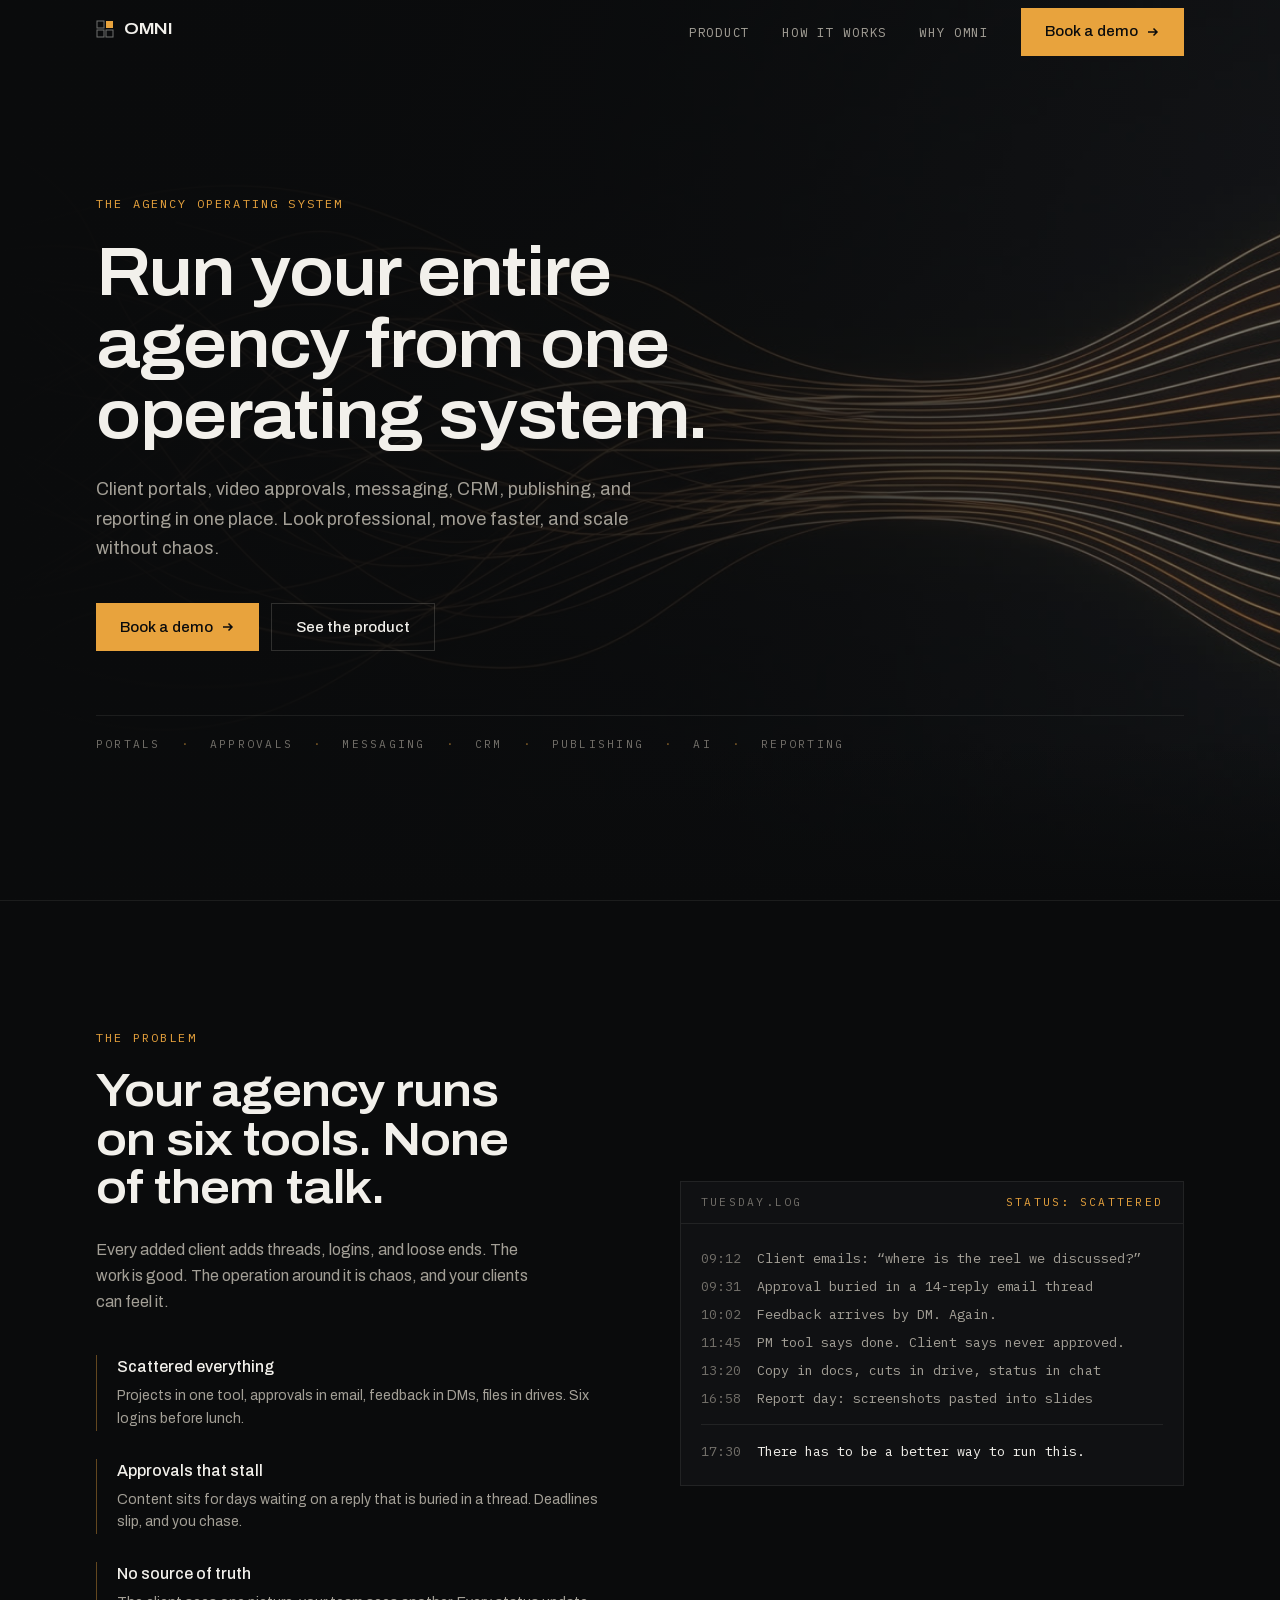
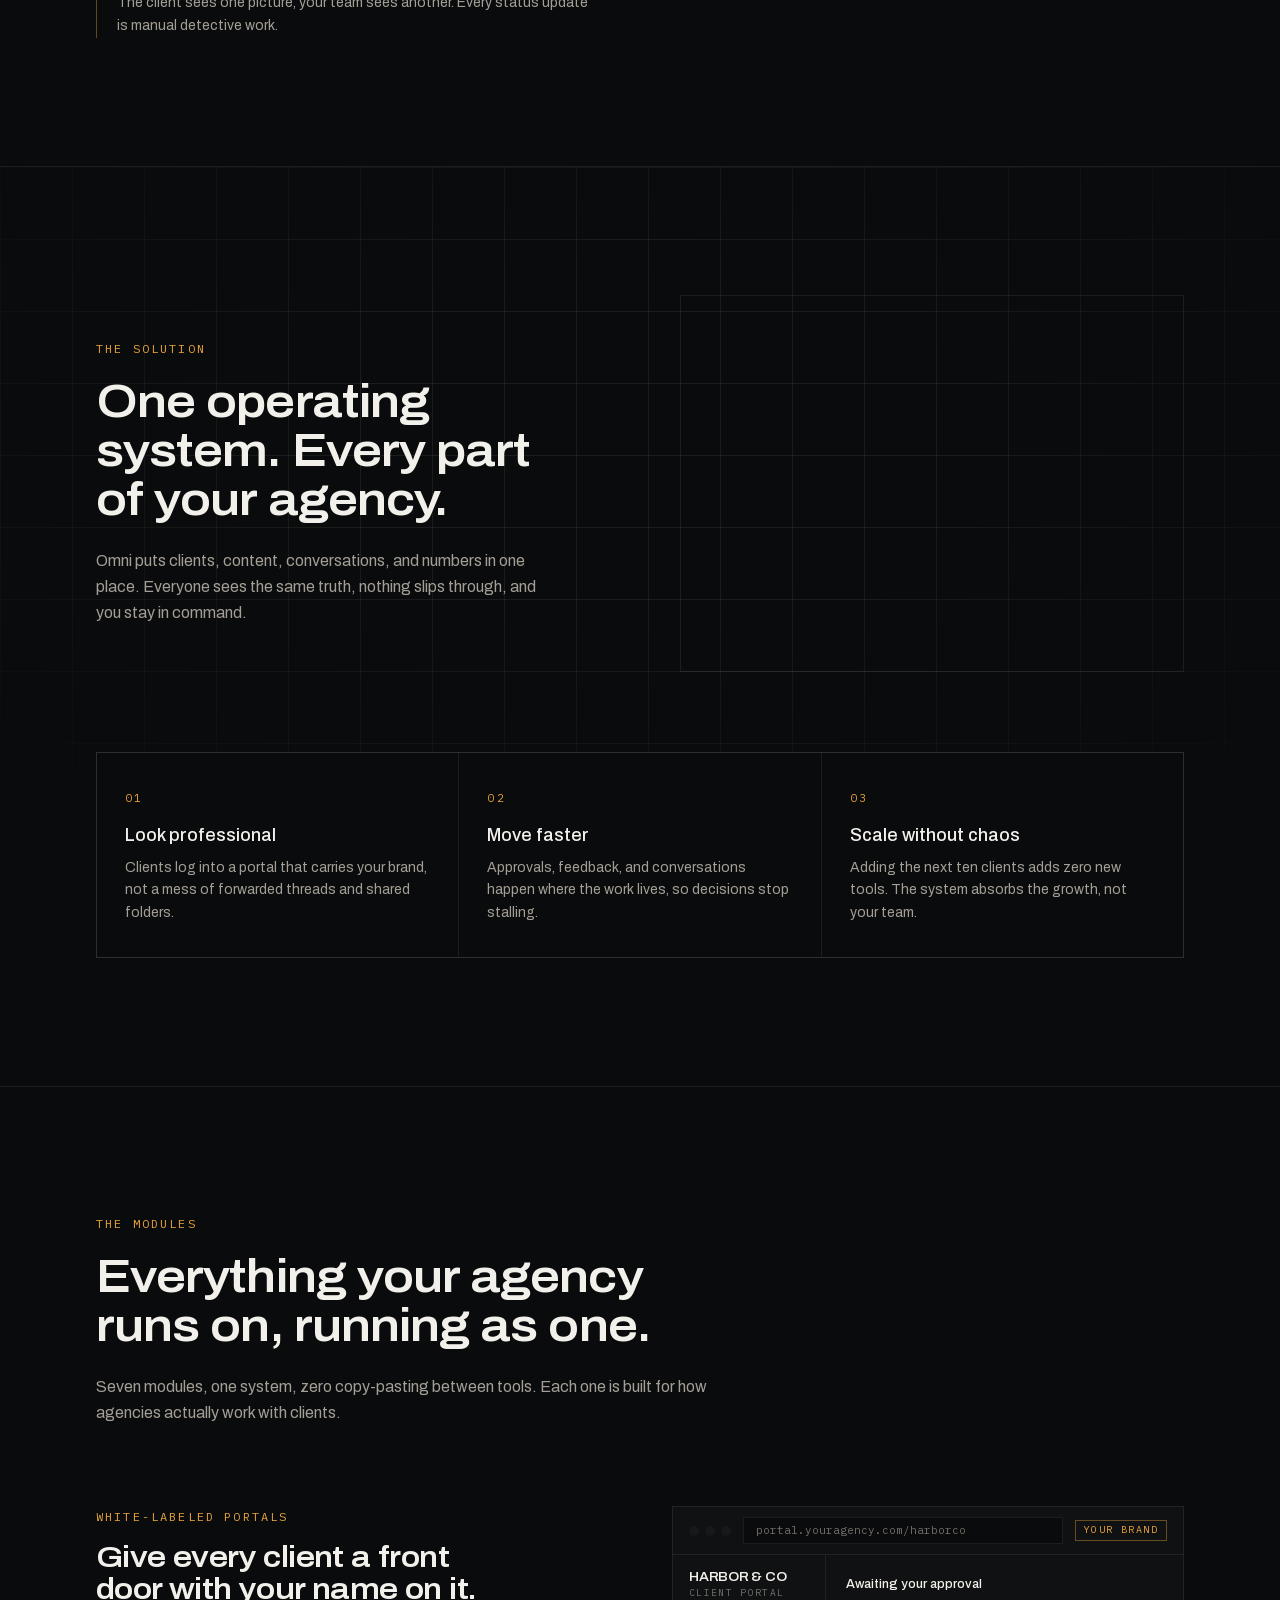
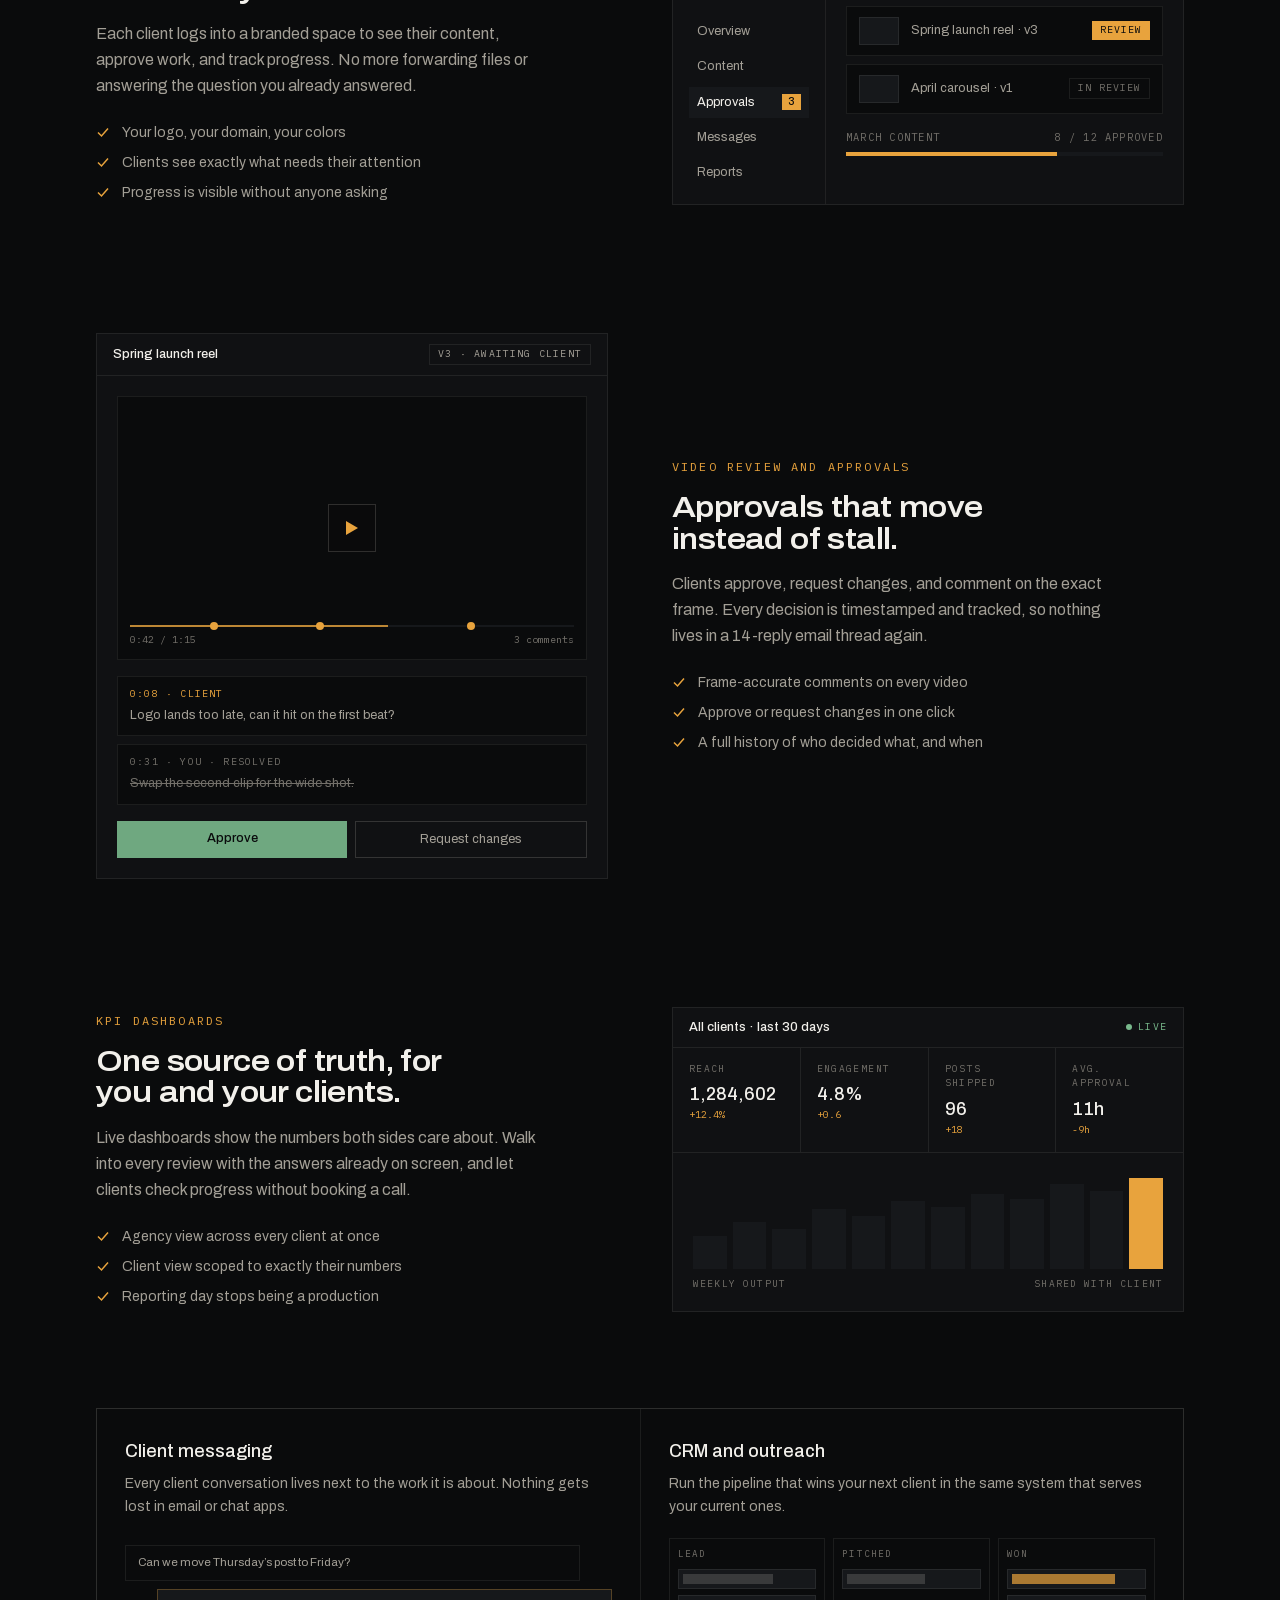
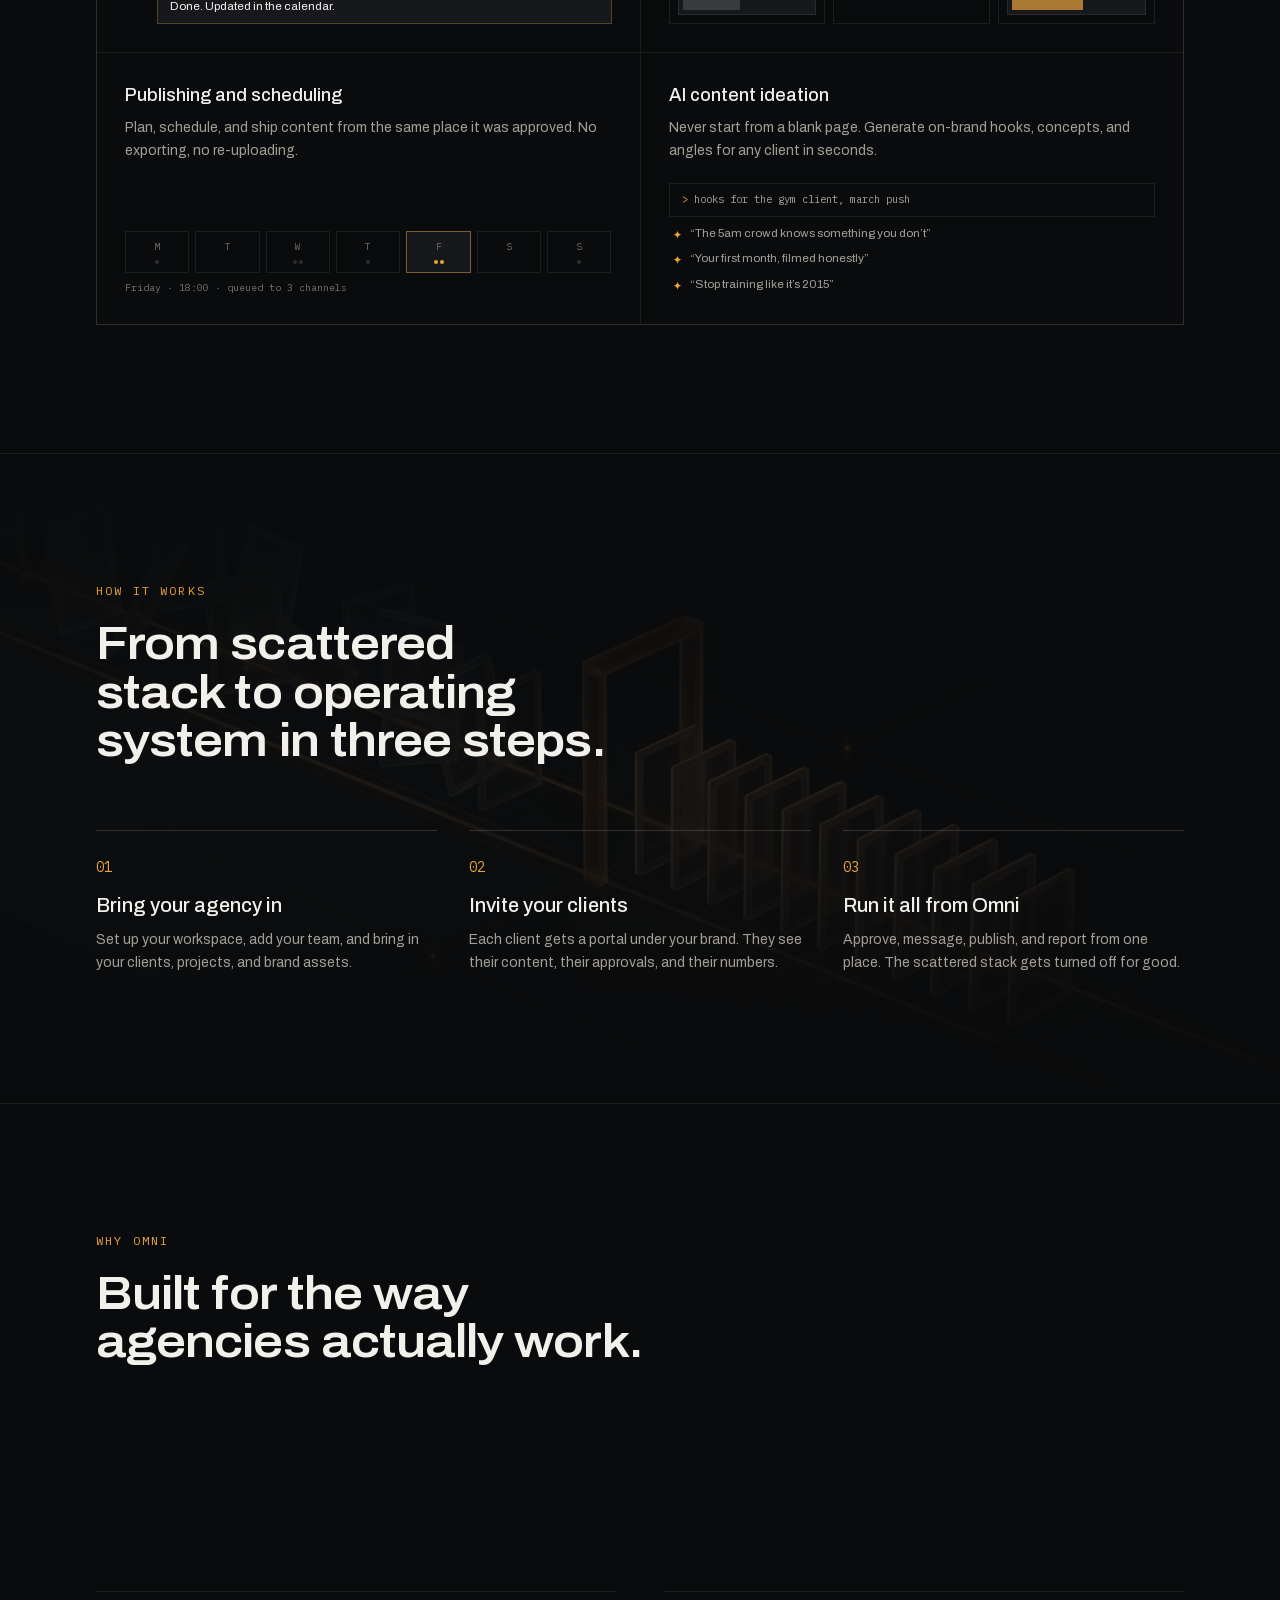
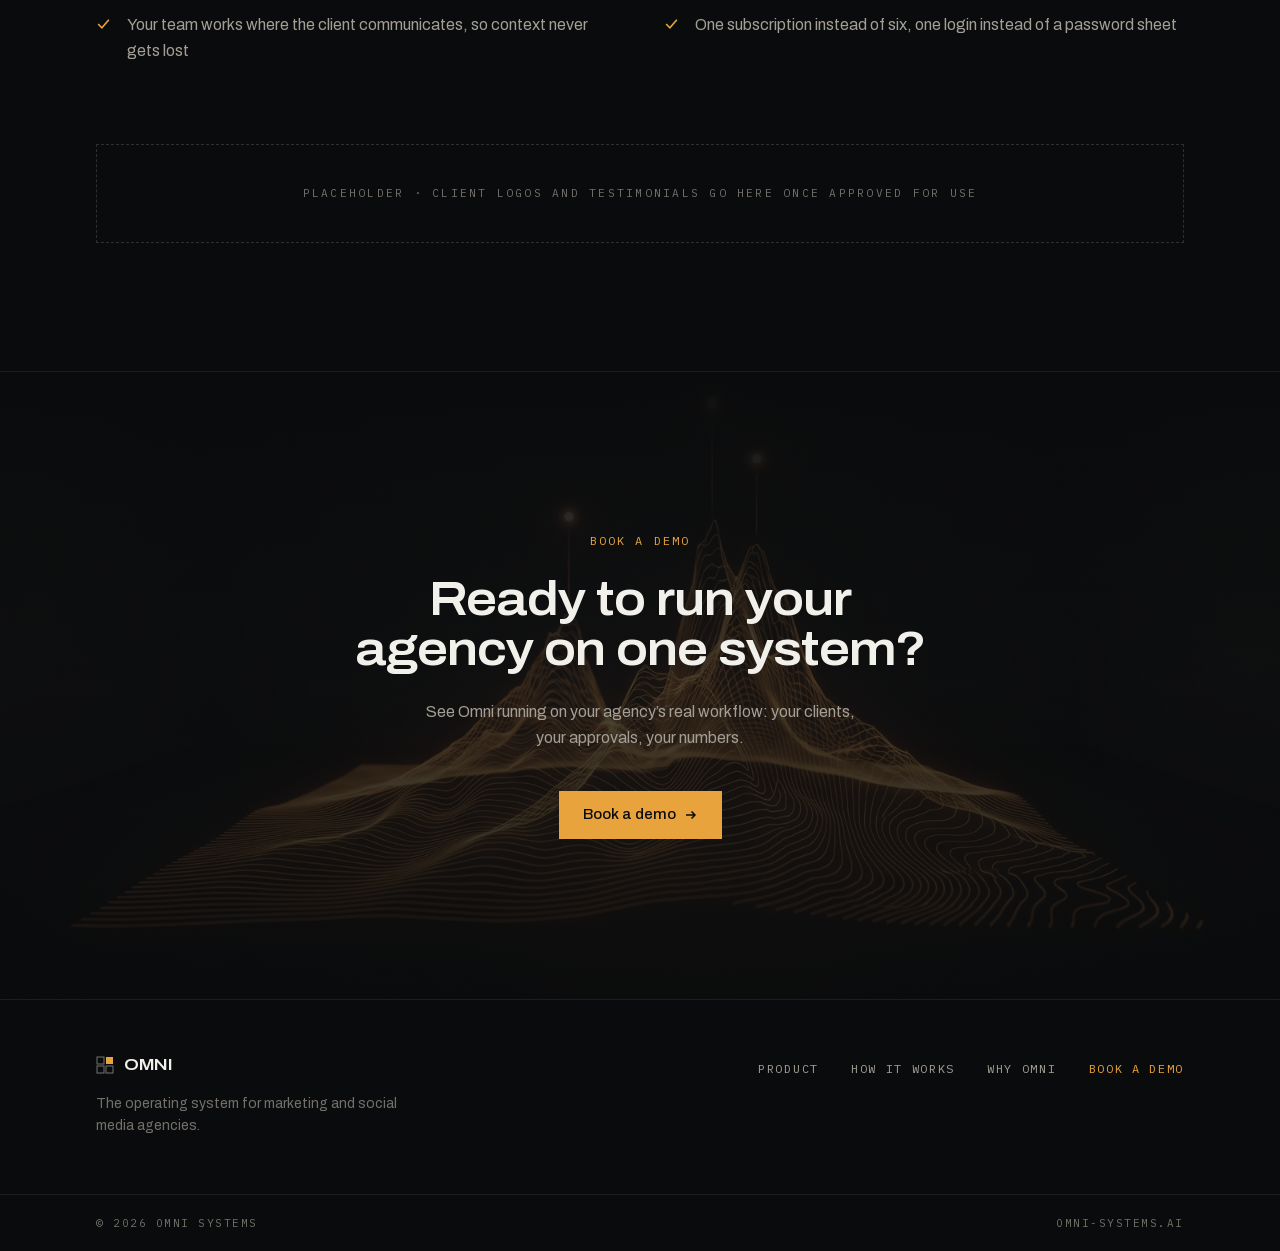
<file: index.html>
<!DOCTYPE html><html lang="en" class="archivo_d462d458-module__sS3bCG__variable ibm_plex_mono_28411002-module__cjC0Ca__variable h-full antialiased"><head><meta charSet="utf-8"/><meta name="viewport" content="width=device-width, initial-scale=1"/><link rel="preload" href="/_next/static/media/21ca8f3f56c22ca2-s.p.1cp9-4nby68jc.woff2" as="font" crossorigin="" type="font/woff2"/><link rel="preload" href="/_next/static/media/99e609270109b47d-s.p.40sczeszzbjw1.woff2" as="font" crossorigin="" type="font/woff2"/><link rel="preload" href="/_next/static/media/effe91970fc4db64-s.p.0oace-s_gkfks.woff2" as="font" crossorigin="" type="font/woff2"/><link rel="stylesheet" href="/_next/static/chunks/26m1tlvd_wgxq.css" data-precedence="next"/><link rel="preload" as="script" fetchPriority="low" href="/_next/static/chunks/1jq4o6yq14o4c.js"/><script src="/_next/static/chunks/2imbn557mdp29.js" async=""></script><script src="/_next/static/chunks/2nykiepra7i1k.js" async=""></script><script src="/_next/static/chunks/turbopack-40lh5hqop67j2.js" async=""></script><script src="/_next/static/chunks/158myu8e_yme3.js" async=""></script><script src="/_next/static/chunks/35w_9hm3ustqn.js" async=""></script><link rel="preload" as="image" href="/media/hero-poster.jpg"/><meta name="next-size-adjust" content=""/><meta name="theme-color" content="#0a0b0c"/><title>Omni: the operating system for marketing agencies</title><meta name="description" content="Omni replaces the scattered stack your agency juggles with one operating system: white-labeled client portals, video approvals, messaging, CRM, publishing, AI ideation, and KPI dashboards."/><meta property="og:title" content="Omni: the operating system for marketing agencies"/><meta property="og:description" content="Omni replaces the scattered stack your agency juggles with one operating system: white-labeled client portals, video approvals, messaging, CRM, publishing, AI ideation, and KPI dashboards."/><meta property="og:url" content="https://omni-systems.ai/"/><meta property="og:site_name" content="Omni"/><meta property="og:image" content="https://omni-systems.ai/media/og.jpg"/><meta property="og:image:width" content="1200"/><meta property="og:image:height" content="630"/><meta property="og:image:alt" content="Omni, the agency operating system"/><meta property="og:type" content="website"/><meta name="twitter:card" content="summary_large_image"/><meta name="twitter:title" content="Omni: the operating system for marketing agencies"/><meta name="twitter:description" content="Omni replaces the scattered stack your agency juggles with one operating system: white-labeled client portals, video approvals, messaging, CRM, publishing, AI ideation, and KPI dashboards."/><meta name="twitter:image" content="https://omni-systems.ai/media/og.jpg"/><link rel="icon" href="/icon.svg?icon.0opj4378z25qu.svg" sizes="any" type="image/svg+xml"/><script src="/_next/static/chunks/0cz1d0mv5g_q7.js" noModule=""></script></head><body class="min-h-full flex flex-col font-sans"><div hidden=""><!--$--><!--/$--></div><a href="#main" class="sr-only focus:not-sr-only focus:fixed focus:top-3 focus:left-3 focus:z-[100] focus:bg-amber focus:text-ink focus:px-4 focus:py-2 focus:text-sm focus:font-medium">Skip to content</a><header class="fixed inset-x-0 top-0 z-50 transition-colors duration-300 border-b border-transparent"><nav aria-label="Main" class="mx-auto flex h-16 max-w-6xl items-center justify-between px-5 md:px-8"><a href="#top" class="text-cream" aria-label="Omni, back to top"><span class="inline-flex items-center gap-2.5 "><svg width="18" height="18" viewBox="0 0 18 18" aria-hidden="true" class="shrink-0"><rect x="1" y="1" width="7" height="7" fill="none" stroke="currentColor" stroke-opacity="0.45"></rect><rect x="10" y="1" width="7" height="7" fill="#e8a33d"></rect><rect x="1" y="10" width="7" height="7" fill="none" stroke="currentColor" stroke-opacity="0.45"></rect><rect x="10" y="10" width="7" height="7" fill="none" stroke="currentColor" stroke-opacity="0.45"></rect></svg><span class="display text-[1.05rem] tracking-[0.06em]">OMNI</span></span></a><div class="hidden items-center gap-8 md:flex"><a href="#product" class="font-mono text-[0.78rem] uppercase tracking-[0.14em] text-mute transition-colors hover:text-cream">Product</a><a href="#how-it-works" class="font-mono text-[0.78rem] uppercase tracking-[0.14em] text-mute transition-colors hover:text-cream">How it works</a><a href="#why-omni" class="font-mono text-[0.78rem] uppercase tracking-[0.14em] text-mute transition-colors hover:text-cream">Why Omni</a><a href="mailto:thor@omni-systems.ai?subject=Omni%20demo%20request" class="inline-flex items-center justify-center gap-2 px-6 h-12 text-[0.95rem] font-medium transition-[background-color,border-color,color,transform] duration-200 motion-safe:hover:-translate-y-px bg-amber text-ink hover:bg-amber-bright h-10 px-5 text-sm">Book a demo<svg width="14" height="14" viewBox="0 0 14 14" aria-hidden="true"><path d="M2 7h9M7.5 3.5 11 7l-3.5 3.5" stroke="currentColor" stroke-width="1.5" fill="none"></path></svg></a></div><button type="button" class="md:hidden inline-flex h-10 w-10 items-center justify-center text-cream" aria-expanded="false" aria-controls="mobile-menu" aria-label="Open menu"><svg width="20" height="20" viewBox="0 0 20 20" aria-hidden="true"><path d="M2 5.5h16M2 10h16M2 14.5h16" stroke="currentColor" stroke-width="1.5"></path></svg></button></nav></header><main id="main"><section id="top" class="relative flex min-h-svh items-center overflow-hidden"><div class="absolute inset-0" aria-hidden="true"><video class="h-full w-full object-cover opacity-70" autoPlay="" muted="" loop="" playsInline="" preload="metadata" poster="/media/hero-poster.jpg"><source src="/media/hero-loop.mp4" type="video/mp4"/></video><div class="absolute inset-0 bg-gradient-to-r from-ink via-ink/80 to-ink/30"></div><div class="absolute inset-x-0 bottom-0 h-40 bg-gradient-to-t from-ink to-transparent"></div></div><div class="relative mx-auto w-full max-w-6xl px-5 pb-24 pt-36 md:px-8"><p class="eyebrow mb-6" style="opacity:0;transform:translateY(26px)">The agency operating system</p><h1 class="display max-w-3xl text-4xl sm:text-5xl lg:text-[4.25rem]" style="opacity:0;transform:translateY(26px)">Run your entire agency from one operating system.</h1><p class="mt-6 max-w-xl text-lg leading-relaxed text-mute" style="opacity:0;transform:translateY(26px)">Client portals, video approvals, messaging, CRM, publishing, and reporting in one place. Look professional, move faster, and scale without chaos.</p><div class="mt-10 flex flex-col gap-3 sm:flex-row" style="opacity:0;transform:translateY(26px)"><a href="mailto:thor@omni-systems.ai?subject=Omni%20demo%20request" class="inline-flex items-center justify-center gap-2 px-6 h-12 text-[0.95rem] font-medium transition-[background-color,border-color,color,transform] duration-200 motion-safe:hover:-translate-y-px bg-amber text-ink hover:bg-amber-bright ">Book a demo<svg width="14" height="14" viewBox="0 0 14 14" aria-hidden="true"><path d="M2 7h9M7.5 3.5 11 7l-3.5 3.5" stroke="currentColor" stroke-width="1.5" fill="none"></path></svg></a><a href="#product" class="inline-flex items-center justify-center gap-2 px-6 h-12 text-[0.95rem] font-medium transition-[background-color,border-color,color,transform] duration-200 motion-safe:hover:-translate-y-px border border-line-strong text-cream hover:border-amber hover:text-amber-bright ">See the product</a></div><ul aria-label="Omni modules" class="mt-16 flex flex-wrap items-center gap-x-5 gap-y-2 border-t border-line pt-5" style="opacity:0;transform:translateY(26px)"><li class="flex items-center gap-5 font-mono text-[0.7rem] tracking-[0.2em] text-faint">PORTALS<span class="text-amber/50" aria-hidden="true">·</span></li><li class="flex items-center gap-5 font-mono text-[0.7rem] tracking-[0.2em] text-faint">APPROVALS<span class="text-amber/50" aria-hidden="true">·</span></li><li class="flex items-center gap-5 font-mono text-[0.7rem] tracking-[0.2em] text-faint">MESSAGING<span class="text-amber/50" aria-hidden="true">·</span></li><li class="flex items-center gap-5 font-mono text-[0.7rem] tracking-[0.2em] text-faint">CRM<span class="text-amber/50" aria-hidden="true">·</span></li><li class="flex items-center gap-5 font-mono text-[0.7rem] tracking-[0.2em] text-faint">PUBLISHING<span class="text-amber/50" aria-hidden="true">·</span></li><li class="flex items-center gap-5 font-mono text-[0.7rem] tracking-[0.2em] text-faint">AI<span class="text-amber/50" aria-hidden="true">·</span></li><li class="flex items-center gap-5 font-mono text-[0.7rem] tracking-[0.2em] text-faint">REPORTING</li></ul></div></section><section class="relative border-t border-line" aria-labelledby="problem-heading"><div class="mx-auto grid max-w-6xl gap-14 px-5 py-24 md:grid-cols-2 md:gap-12 md:px-8 md:py-32 lg:gap-20"><div><div style="opacity:0;transform:translateY(28px)"><p class="eyebrow mb-5">The problem</p><h2 id="problem-heading" class="display text-3xl sm:text-4xl lg:text-[2.9rem]">Your agency runs on six tools. None of them talk.</h2><p class="mt-6 max-w-md text-mute leading-relaxed">Every added client adds threads, logins, and loose ends. The work is good. The operation around it is chaos, and your clients can feel it.</p></div><div class="mt-10 space-y-7"><div style="opacity:0;transform:translateY(28px)"><div class="border-l border-amber/40 pl-5"><h3 class="font-medium">Scattered everything</h3><p class="mt-1.5 text-sm leading-relaxed text-mute">Projects in one tool, approvals in email, feedback in DMs, files in drives. Six logins before lunch.</p></div></div><div style="opacity:0;transform:translateY(28px)"><div class="border-l border-amber/40 pl-5"><h3 class="font-medium">Approvals that stall</h3><p class="mt-1.5 text-sm leading-relaxed text-mute">Content sits for days waiting on a reply that is buried in a thread. Deadlines slip, and you chase.</p></div></div><div style="opacity:0;transform:translateY(28px)"><div class="border-l border-amber/40 pl-5"><h3 class="font-medium">No source of truth</h3><p class="mt-1.5 text-sm leading-relaxed text-mute">The client sees one picture, your team sees another. Every status update is manual detective work.</p></div></div></div></div><div class="self-center" style="opacity:0;transform:translateY(28px)"><figure class="border border-line bg-panel" role="img" aria-label="A log of one chaotic agency day across disconnected tools"><figcaption class="flex items-center justify-between border-b border-line px-5 py-3"><span class="font-mono text-[0.7rem] uppercase tracking-[0.2em] text-faint">tuesday.log</span><span class="font-mono text-[0.7rem] uppercase tracking-[0.2em] text-amber">status: scattered</span></figcaption><ul class="px-5 py-5 font-mono text-[0.8rem] leading-7 sm:text-[0.84rem]"><li class="flex gap-4"><span class="tnum shrink-0 text-faint">09:12</span><span class="text-mute">Client emails: “where is the reel we discussed?”</span></li><li class="flex gap-4"><span class="tnum shrink-0 text-faint">09:31</span><span class="text-mute">Approval buried in a 14-reply email thread</span></li><li class="flex gap-4"><span class="tnum shrink-0 text-faint">10:02</span><span class="text-mute">Feedback arrives by DM. Again.</span></li><li class="flex gap-4"><span class="tnum shrink-0 text-faint">11:45</span><span class="text-mute">PM tool says done. Client says never approved.</span></li><li class="flex gap-4"><span class="tnum shrink-0 text-faint">13:20</span><span class="text-mute">Copy in docs, cuts in drive, status in chat</span></li><li class="flex gap-4"><span class="tnum shrink-0 text-faint">16:58</span><span class="text-mute">Report day: screenshots pasted into slides</span></li><li class="mt-3 flex gap-4 border-t border-line pt-3"><span class="tnum shrink-0 text-faint">17:30</span><span class="text-cream">There has to be a better way to run this.</span></li></ul></figure></div></div></section><section class="relative overflow-hidden border-t border-line" aria-labelledby="solution-heading"><div class="grid-texture absolute inset-0" aria-hidden="true"></div><div class="relative mx-auto max-w-6xl px-5 py-24 md:px-8 md:py-32"><div class="grid items-center gap-14 md:grid-cols-2 lg:gap-20"><div style="opacity:0;transform:translateY(28px)"><p class="eyebrow mb-5">The solution</p><h2 id="solution-heading" class="display text-3xl sm:text-4xl lg:text-[2.9rem]">One operating system. Every part of your agency.</h2><p class="mt-6 max-w-md text-mute leading-relaxed">Omni puts clients, content, conversations, and numbers in one place. Everyone sees the same truth, nothing slips through, and you stay in command.</p></div><div style="opacity:0;transform:translateY(28px)"><img src="/media/portals.jpg" alt="Abstract visual of one bright core node connected to an orderly constellation of panels, representing one system running every client space" width="1400" height="1046" loading="lazy" decoding="async" class="border border-line"/></div></div><div class="mt-20 grid gap-px border border-line bg-line md:grid-cols-3"><div class="bg-ink" style="opacity:0;transform:translateY(28px)"><div class="h-full px-7 py-8"><span class="tnum font-mono text-[0.7rem] tracking-[0.2em] text-amber">01</span><h3 class="mt-3 text-lg font-medium">Look professional</h3><p class="mt-2 text-sm leading-relaxed text-mute">Clients log into a portal that carries your brand, not a mess of forwarded threads and shared folders.</p></div></div><div class="bg-ink" style="opacity:0;transform:translateY(28px)"><div class="h-full px-7 py-8"><span class="tnum font-mono text-[0.7rem] tracking-[0.2em] text-amber">02</span><h3 class="mt-3 text-lg font-medium">Move faster</h3><p class="mt-2 text-sm leading-relaxed text-mute">Approvals, feedback, and conversations happen where the work lives, so decisions stop stalling.</p></div></div><div class="bg-ink" style="opacity:0;transform:translateY(28px)"><div class="h-full px-7 py-8"><span class="tnum font-mono text-[0.7rem] tracking-[0.2em] text-amber">03</span><h3 class="mt-3 text-lg font-medium">Scale without chaos</h3><p class="mt-2 text-sm leading-relaxed text-mute">Adding the next ten clients adds zero new tools. The system absorbs the growth, not your team.</p></div></div></div></div></section><section id="product" class="scroll-mt-20 border-t border-line" aria-labelledby="modules-heading"><div class="mx-auto max-w-6xl px-5 py-24 md:px-8 md:py-32"><div class="max-w-2xl" style="opacity:0;transform:translateY(28px)"><p class="eyebrow mb-5">The modules</p><h2 id="modules-heading" class="display text-3xl sm:text-4xl lg:text-[2.9rem]">Everything your agency runs on, running as one.</h2><p class="mt-6 text-mute leading-relaxed">Seven modules, one system, zero copy-pasting between tools. Each one is built for how agencies actually work with clients.</p></div><div class="mt-20 space-y-24 md:space-y-32"><div class="grid items-center gap-10 md:grid-cols-2 lg:gap-16"><div class="" style="opacity:0;transform:translateY(28px)"><p class="eyebrow mb-4">White-labeled portals</p><h3 class="display text-2xl sm:text-3xl">Give every client a front door with your name on it.</h3><p class="mt-4 max-w-md leading-relaxed text-mute">Each client logs into a branded space to see their content, approve work, and track progress. No more forwarding files or answering the question you already answered.</p><ul class="mt-6 space-y-2.5"><li class="flex items-start gap-3 text-sm text-mute"><svg width="14" height="14" viewBox="0 0 14 14" aria-hidden="true" class="mt-0.5 shrink-0"><path d="M2 7.5 5.5 11 12 3.5" stroke="#e8a33d" stroke-width="1.5" fill="none"></path></svg>Your logo, your domain, your colors</li><li class="flex items-start gap-3 text-sm text-mute"><svg width="14" height="14" viewBox="0 0 14 14" aria-hidden="true" class="mt-0.5 shrink-0"><path d="M2 7.5 5.5 11 12 3.5" stroke="#e8a33d" stroke-width="1.5" fill="none"></path></svg>Clients see exactly what needs their attention</li><li class="flex items-start gap-3 text-sm text-mute"><svg width="14" height="14" viewBox="0 0 14 14" aria-hidden="true" class="mt-0.5 shrink-0"><path d="M2 7.5 5.5 11 12 3.5" stroke="#e8a33d" stroke-width="1.5" fill="none"></path></svg>Progress is visible without anyone asking</li></ul></div><div class="" style="opacity:0;transform:translateY(28px)"><div class="border border-line bg-panel text-[0.8rem]" aria-label="Preview of a white-labeled client portal, sample data"><div class="flex items-center gap-3 border-b border-line px-4 py-2.5"><span class="flex gap-1.5" aria-hidden="true"><i class="h-2.5 w-2.5 rounded-full bg-raised"></i><i class="h-2.5 w-2.5 rounded-full bg-raised"></i><i class="h-2.5 w-2.5 rounded-full bg-raised"></i></span><span class="flex-1 truncate border border-line bg-ink px-3 py-1 font-mono text-[0.68rem] text-faint">portal.youragency.com/harborco</span><span class="hidden shrink-0 border border-amber/40 px-2 py-0.5 font-mono text-[0.62rem] uppercase tracking-[0.14em] text-amber sm:block">Your brand</span></div><div class="grid grid-cols-[34%_1fr] sm:grid-cols-[30%_1fr]"><div class="border-r border-line p-4"><p class="display text-[0.78rem] tracking-[0.08em]">HARBOR &amp; CO</p><p class="mt-0.5 font-mono text-[0.6rem] uppercase tracking-[0.14em] text-faint">Client portal</p><ul class="mt-4 space-y-1"><li class="flex items-center justify-between px-2 py-1.5 text-mute">Overview</li><li class="flex items-center justify-between px-2 py-1.5 text-mute">Content</li><li class="flex items-center justify-between px-2 py-1.5 bg-raised text-cream">Approvals<span class="tnum bg-amber px-1.5 text-[0.65rem] font-medium text-ink">3</span></li><li class="flex items-center justify-between px-2 py-1.5 text-mute">Messages</li><li class="flex items-center justify-between px-2 py-1.5 text-mute">Reports</li></ul></div><div class="p-4 sm:p-5"><p class="font-medium text-cream">Awaiting your approval</p><ul class="mt-3 space-y-2"><li class="flex items-center gap-3 border border-line bg-ink px-3 py-2.5"><span class="h-7 w-10 shrink-0 border border-line bg-raised" aria-hidden="true"></span><span class="flex-1 truncate text-mute">Spring launch reel · v3</span><span class="shrink-0 px-2 py-0.5 font-mono text-[0.62rem] uppercase tracking-[0.1em] bg-amber text-ink">Review</span></li><li class="flex items-center gap-3 border border-line bg-ink px-3 py-2.5"><span class="h-7 w-10 shrink-0 border border-line bg-raised" aria-hidden="true"></span><span class="flex-1 truncate text-mute">April carousel · v1</span><span class="shrink-0 px-2 py-0.5 font-mono text-[0.62rem] uppercase tracking-[0.1em] border border-line text-faint">In review</span></li></ul><div class="mt-4"><div class="flex justify-between font-mono text-[0.65rem] uppercase tracking-[0.12em] text-faint"><span>March content</span><span class="tnum">8 / 12 approved</span></div><div class="mt-1.5 h-1 bg-raised"><div class="h-full w-2/3 bg-amber"></div></div></div></div></div></div></div></div><div class="grid items-center gap-10 md:grid-cols-2 lg:gap-16"><div class="md:order-2" style="opacity:0;transform:translateY(28px)"><p class="eyebrow mb-4">Video review and approvals</p><h3 class="display text-2xl sm:text-3xl">Approvals that move instead of stall.</h3><p class="mt-4 max-w-md leading-relaxed text-mute">Clients approve, request changes, and comment on the exact frame. Every decision is timestamped and tracked, so nothing lives in a 14-reply email thread again.</p><ul class="mt-6 space-y-2.5"><li class="flex items-start gap-3 text-sm text-mute"><svg width="14" height="14" viewBox="0 0 14 14" aria-hidden="true" class="mt-0.5 shrink-0"><path d="M2 7.5 5.5 11 12 3.5" stroke="#e8a33d" stroke-width="1.5" fill="none"></path></svg>Frame-accurate comments on every video</li><li class="flex items-start gap-3 text-sm text-mute"><svg width="14" height="14" viewBox="0 0 14 14" aria-hidden="true" class="mt-0.5 shrink-0"><path d="M2 7.5 5.5 11 12 3.5" stroke="#e8a33d" stroke-width="1.5" fill="none"></path></svg>Approve or request changes in one click</li><li class="flex items-start gap-3 text-sm text-mute"><svg width="14" height="14" viewBox="0 0 14 14" aria-hidden="true" class="mt-0.5 shrink-0"><path d="M2 7.5 5.5 11 12 3.5" stroke="#e8a33d" stroke-width="1.5" fill="none"></path></svg>A full history of who decided what, and when</li></ul></div><div class="md:order-1" style="opacity:0;transform:translateY(28px)"><div class="border border-line bg-panel text-[0.8rem]" aria-label="Preview of the video review workflow, sample data"><div class="flex items-center justify-between border-b border-line px-4 py-2.5"><span class="truncate font-medium">Spring launch reel</span><span class="shrink-0 border border-line px-2 py-0.5 font-mono text-[0.62rem] uppercase tracking-[0.12em] text-mute">v3 · awaiting client</span></div><div class="p-4 sm:p-5"><div class="relative aspect-video border border-line bg-ink" aria-hidden="true"><span class="absolute left-1/2 top-1/2 flex h-12 w-12 -translate-x-1/2 -translate-y-1/2 items-center justify-center border border-line-strong bg-ink/80"><svg width="14" height="16" viewBox="0 0 14 16"><path d="M1 1l12 7-12 7z" fill="#e8a33d"></path></svg></span><div class="absolute inset-x-3 bottom-3"><div class="relative h-0.5 bg-raised"><div class="absolute inset-y-0 left-0 w-[58%] bg-amber/80"></div><span class="absolute -top-[3px] h-2 w-2 rounded-full bg-amber" style="left:18%"></span><span class="absolute -top-[3px] h-2 w-2 rounded-full bg-amber" style="left:42%"></span><span class="absolute -top-[3px] h-2 w-2 rounded-full bg-amber" style="left:76%"></span></div><div class="mt-1.5 flex justify-between font-mono text-[0.62rem] text-faint"><span class="tnum">0:42 / 1:15</span><span class="tnum">3 comments</span></div></div></div><ul class="mt-4 space-y-2"><li class="border border-line bg-ink px-3 py-2.5"><p class="font-mono text-[0.62rem] uppercase tracking-[0.12em] text-amber"><span class="tnum">0:08</span> · Client</p><p class="mt-1 text-mute">Logo lands too late, can it hit on the first beat?</p></li><li class="border border-line bg-ink px-3 py-2.5"><p class="font-mono text-[0.62rem] uppercase tracking-[0.12em] text-faint"><span class="tnum">0:31</span> · You · resolved</p><p class="mt-1 text-faint line-through">Swap the second clip for the wide shot.</p></li></ul><div class="mt-4 flex gap-2"><span class="flex-1 bg-approve/90 px-3 py-2 text-center font-medium text-ink">Approve</span><span class="flex-1 border border-line-strong px-3 py-2 text-center text-mute">Request changes</span></div></div></div></div></div><div class="grid items-center gap-10 md:grid-cols-2 lg:gap-16"><div class="" style="opacity:0;transform:translateY(28px)"><p class="eyebrow mb-4">KPI dashboards</p><h3 class="display text-2xl sm:text-3xl">One source of truth, for you and your clients.</h3><p class="mt-4 max-w-md leading-relaxed text-mute">Live dashboards show the numbers both sides care about. Walk into every review with the answers already on screen, and let clients check progress without booking a call.</p><ul class="mt-6 space-y-2.5"><li class="flex items-start gap-3 text-sm text-mute"><svg width="14" height="14" viewBox="0 0 14 14" aria-hidden="true" class="mt-0.5 shrink-0"><path d="M2 7.5 5.5 11 12 3.5" stroke="#e8a33d" stroke-width="1.5" fill="none"></path></svg>Agency view across every client at once</li><li class="flex items-start gap-3 text-sm text-mute"><svg width="14" height="14" viewBox="0 0 14 14" aria-hidden="true" class="mt-0.5 shrink-0"><path d="M2 7.5 5.5 11 12 3.5" stroke="#e8a33d" stroke-width="1.5" fill="none"></path></svg>Client view scoped to exactly their numbers</li><li class="flex items-start gap-3 text-sm text-mute"><svg width="14" height="14" viewBox="0 0 14 14" aria-hidden="true" class="mt-0.5 shrink-0"><path d="M2 7.5 5.5 11 12 3.5" stroke="#e8a33d" stroke-width="1.5" fill="none"></path></svg>Reporting day stops being a production</li></ul></div><div class="" style="opacity:0;transform:translateY(28px)"><div class="border border-line bg-panel text-[0.8rem]" aria-label="Preview of a KPI dashboard, sample data"><div class="flex items-center justify-between border-b border-line px-4 py-2.5"><span class="font-medium">All clients · last 30 days</span><span class="flex items-center gap-1.5 font-mono text-[0.62rem] uppercase tracking-[0.12em] text-approve"><i class="h-1.5 w-1.5 rounded-full bg-approve" aria-hidden="true"></i>Live</span></div><div class="grid grid-cols-2 gap-px bg-line sm:grid-cols-4"><div class="bg-panel px-4 py-3.5"><p class="font-mono text-[0.6rem] uppercase tracking-[0.14em] text-faint">Reach</p><p class="tnum mt-1 text-lg font-medium text-cream">1,284,602</p><p class="tnum font-mono text-[0.62rem] text-amber">+12.4%</p></div><div class="bg-panel px-4 py-3.5"><p class="font-mono text-[0.6rem] uppercase tracking-[0.14em] text-faint">Engagement</p><p class="tnum mt-1 text-lg font-medium text-cream">4.8%</p><p class="tnum font-mono text-[0.62rem] text-amber">+0.6</p></div><div class="bg-panel px-4 py-3.5"><p class="font-mono text-[0.6rem] uppercase tracking-[0.14em] text-faint">Posts shipped</p><p class="tnum mt-1 text-lg font-medium text-cream">96</p><p class="tnum font-mono text-[0.62rem] text-amber">+18</p></div><div class="bg-panel px-4 py-3.5"><p class="font-mono text-[0.6rem] uppercase tracking-[0.14em] text-faint">Avg. approval</p><p class="tnum mt-1 text-lg font-medium text-cream">11h</p><p class="tnum font-mono text-[0.62rem] text-amber">-9h</p></div></div><div class="border-t border-line p-4 sm:p-5"><div class="flex h-24 items-end gap-1.5" aria-hidden="true"><div class="flex-1 bg-raised" style="height:34%"></div><div class="flex-1 bg-raised" style="height:48%"></div><div class="flex-1 bg-raised" style="height:41%"></div><div class="flex-1 bg-raised" style="height:62%"></div><div class="flex-1 bg-raised" style="height:55%"></div><div class="flex-1 bg-raised" style="height:70%"></div><div class="flex-1 bg-raised" style="height:64%"></div><div class="flex-1 bg-raised" style="height:78%"></div><div class="flex-1 bg-raised" style="height:72%"></div><div class="flex-1 bg-raised" style="height:88%"></div><div class="flex-1 bg-raised" style="height:81%"></div><div class="flex-1 bg-amber" style="height:94%"></div></div><div class="mt-2 flex justify-between font-mono text-[0.6rem] uppercase tracking-[0.12em] text-faint"><span>Weekly output</span><span>Shared with client</span></div></div></div></div></div></div><div class="mt-24 grid gap-px border border-line bg-line sm:grid-cols-2"><div class="bg-ink" style="opacity:0;transform:translateY(28px)"><article class="flex h-full flex-col gap-5 p-7"><div><h3 class="text-lg font-medium">Client messaging</h3><p class="mt-2 text-sm leading-relaxed text-mute">Every client conversation lives next to the work it is about. Nothing gets lost in email or chat apps.</p></div><div class="mt-auto"><div class="space-y-2 text-[0.74rem]" aria-hidden="true"><p class="mr-8 border border-line bg-ink px-3 py-2 text-mute">Can we move Thursday’s post to Friday?</p><p class="ml-8 border border-amber/30 bg-raised px-3 py-2 text-cream">Done. Updated in the calendar.</p></div></div></article></div><div class="bg-ink" style="opacity:0;transform:translateY(28px)"><article class="flex h-full flex-col gap-5 p-7"><div><h3 class="text-lg font-medium">CRM and outreach</h3><p class="mt-2 text-sm leading-relaxed text-mute">Run the pipeline that wins your next client in the same system that serves your current ones.</p></div><div class="mt-auto"><div class="grid grid-cols-3 gap-2" aria-hidden="true"><div class="border border-line bg-ink p-2"><p class="font-mono text-[0.58rem] uppercase tracking-[0.12em] text-faint">Lead</p><div class="mt-2 space-y-1.5"><div class="h-5 border border-line bg-raised p-1"><div class="h-full bg-line-strong" style="width:70%"></div></div><div class="h-5 border border-line bg-raised p-1"><div class="h-full bg-line-strong" style="width:45%"></div></div></div></div><div class="border border-line bg-ink p-2"><p class="font-mono text-[0.58rem] uppercase tracking-[0.12em] text-faint">Pitched</p><div class="mt-2 space-y-1.5"><div class="h-5 border border-line bg-raised p-1"><div class="h-full bg-line-strong" style="width:60%"></div></div></div></div><div class="border border-line bg-ink p-2"><p class="font-mono text-[0.58rem] uppercase tracking-[0.12em] text-faint">Won</p><div class="mt-2 space-y-1.5"><div class="h-5 border border-line bg-raised p-1"><div class="h-full bg-amber/70" style="width:80%"></div></div><div class="h-5 border border-line bg-raised p-1"><div class="h-full bg-amber/70" style="width:55%"></div></div></div></div></div></div></article></div><div class="bg-ink" style="opacity:0;transform:translateY(28px)"><article class="flex h-full flex-col gap-5 p-7"><div><h3 class="text-lg font-medium">Publishing and scheduling</h3><p class="mt-2 text-sm leading-relaxed text-mute">Plan, schedule, and ship content from the same place it was approved. No exporting, no re-uploading.</p></div><div class="mt-auto"><div aria-hidden="true"><div class="grid grid-cols-7 gap-1.5"><div class="border px-1 py-2 text-center border-line bg-ink"><p class="font-mono text-[0.58rem] text-faint">M</p><div class="mt-1.5 flex justify-center gap-0.5"><i class="h-1 w-1 rounded-full bg-line-strong"></i></div></div><div class="border px-1 py-2 text-center border-line bg-ink"><p class="font-mono text-[0.58rem] text-faint">T</p><div class="mt-1.5 flex justify-center gap-0.5"></div></div><div class="border px-1 py-2 text-center border-line bg-ink"><p class="font-mono text-[0.58rem] text-faint">W</p><div class="mt-1.5 flex justify-center gap-0.5"><i class="h-1 w-1 rounded-full bg-line-strong"></i><i class="h-1 w-1 rounded-full bg-line-strong"></i></div></div><div class="border px-1 py-2 text-center border-line bg-ink"><p class="font-mono text-[0.58rem] text-faint">T</p><div class="mt-1.5 flex justify-center gap-0.5"><i class="h-1 w-1 rounded-full bg-line-strong"></i></div></div><div class="border px-1 py-2 text-center border-amber/50 bg-raised"><p class="font-mono text-[0.58rem] text-faint">F</p><div class="mt-1.5 flex justify-center gap-0.5"><i class="h-1 w-1 rounded-full bg-amber"></i><i class="h-1 w-1 rounded-full bg-amber"></i></div></div><div class="border px-1 py-2 text-center border-line bg-ink"><p class="font-mono text-[0.58rem] text-faint">S</p><div class="mt-1.5 flex justify-center gap-0.5"></div></div><div class="border px-1 py-2 text-center border-line bg-ink"><p class="font-mono text-[0.58rem] text-faint">S</p><div class="mt-1.5 flex justify-center gap-0.5"><i class="h-1 w-1 rounded-full bg-line-strong"></i></div></div></div><p class="tnum mt-2 font-mono text-[0.62rem] text-faint">Friday · 18:00 · queued to 3 channels</p></div></div></article></div><div class="bg-ink" style="opacity:0;transform:translateY(28px)"><article class="flex h-full flex-col gap-5 p-7"><div><h3 class="text-lg font-medium">AI content ideation</h3><p class="mt-2 text-sm leading-relaxed text-mute">Never start from a blank page. Generate on-brand hooks, concepts, and angles for any client in seconds.</p></div><div class="mt-auto"><div class="text-[0.74rem]" aria-hidden="true"><p class="border border-line bg-ink px-3 py-2 font-mono text-[0.66rem] text-mute"><span class="text-amber">&gt;</span> hooks for the gym client, march push</p><ul class="mt-2 space-y-1.5"><li class="flex items-start gap-2 px-1 text-mute"><span class="mt-0.5 text-amber" aria-hidden="true">✦</span>“The 5am crowd knows something you don’t”</li><li class="flex items-start gap-2 px-1 text-mute"><span class="mt-0.5 text-amber" aria-hidden="true">✦</span>“Your first month, filmed honestly”</li><li class="flex items-start gap-2 px-1 text-mute"><span class="mt-0.5 text-amber" aria-hidden="true">✦</span>“Stop training like it’s 2015”</li></ul></div></div></article></div></div></div></section><section id="how-it-works" class="relative scroll-mt-20 overflow-hidden border-t border-line" aria-labelledby="how-heading"><div class="absolute inset-0 opacity-25" aria-hidden="true"><img src="/media/gate.jpg" alt="" class="h-full w-full object-cover" loading="lazy" decoding="async"/><div class="absolute inset-0 bg-gradient-to-b from-ink via-ink/60 to-ink"></div></div><div class="relative mx-auto max-w-6xl px-5 py-24 md:px-8 md:py-32"><div class="max-w-2xl" style="opacity:0;transform:translateY(28px)"><p class="eyebrow mb-5">How it works</p><h2 id="how-heading" class="display text-3xl sm:text-4xl lg:text-[2.9rem]">From scattered stack to operating system in three steps.</h2></div><ol class="mt-16 grid gap-10 md:grid-cols-3 md:gap-8"><div style="opacity:0;transform:translateY(28px)"><li class="relative border-t border-line-strong pt-6"><span class="tnum font-mono text-sm text-amber">01</span><h3 class="mt-3 text-xl font-medium">Bring your agency in</h3><p class="mt-2.5 text-sm leading-relaxed text-mute">Set up your workspace, add your team, and bring in your clients, projects, and brand assets.</p></li></div><div style="opacity:0;transform:translateY(28px)"><li class="relative border-t border-line-strong pt-6"><span class="tnum font-mono text-sm text-amber">02</span><h3 class="mt-3 text-xl font-medium">Invite your clients</h3><p class="mt-2.5 text-sm leading-relaxed text-mute">Each client gets a portal under your brand. They see their content, their approvals, and their numbers.</p></li></div><div style="opacity:0;transform:translateY(28px)"><li class="relative border-t border-line-strong pt-6"><span class="tnum font-mono text-sm text-amber">03</span><h3 class="mt-3 text-xl font-medium">Run it all from Omni</h3><p class="mt-2.5 text-sm leading-relaxed text-mute">Approve, message, publish, and report from one place. The scattered stack gets turned off for good.</p></li></div></ol></div></section><section id="why-omni" class="scroll-mt-20 border-t border-line" aria-labelledby="proof-heading"><div class="mx-auto max-w-6xl px-5 py-24 md:px-8 md:py-32"><div class="max-w-2xl" style="opacity:0;transform:translateY(28px)"><p class="eyebrow mb-5">Why Omni</p><h2 id="proof-heading" class="display text-3xl sm:text-4xl lg:text-[2.9rem]">Built for the way agencies actually work.</h2></div><ul class="mt-14 grid gap-x-12 gap-y-6 md:grid-cols-2"><div style="opacity:0;transform:translateY(28px)"><li class="flex items-start gap-4 border-t border-line pt-5 text-mute leading-relaxed"><svg width="15" height="15" viewBox="0 0 14 14" aria-hidden="true" class="mt-1 shrink-0"><path d="M2 7.5 5.5 11 12 3.5" stroke="#e8a33d" stroke-width="1.5" fill="none"></path></svg>Replaces the scattered stack: project tracking, approvals, messaging, CRM, publishing, and reporting</li></div><div style="opacity:0;transform:translateY(28px)"><li class="flex items-start gap-4 border-t border-line pt-5 text-mute leading-relaxed"><svg width="15" height="15" viewBox="0 0 14 14" aria-hidden="true" class="mt-1 shrink-0"><path d="M2 7.5 5.5 11 12 3.5" stroke="#e8a33d" stroke-width="1.5" fill="none"></path></svg>Built specifically for marketing and social media agencies, not adapted from generic project tools</li></div><div style="opacity:0;transform:translateY(28px)"><li class="flex items-start gap-4 border-t border-line pt-5 text-mute leading-relaxed"><svg width="15" height="15" viewBox="0 0 14 14" aria-hidden="true" class="mt-1 shrink-0"><path d="M2 7.5 5.5 11 12 3.5" stroke="#e8a33d" stroke-width="1.5" fill="none"></path></svg>Clients get a professional branded experience from day one</li></div><div style="opacity:0;transform:translateY(28px)"><li class="flex items-start gap-4 border-t border-line pt-5 text-mute leading-relaxed"><svg width="15" height="15" viewBox="0 0 14 14" aria-hidden="true" class="mt-1 shrink-0"><path d="M2 7.5 5.5 11 12 3.5" stroke="#e8a33d" stroke-width="1.5" fill="none"></path></svg>Every approval, comment, and decision is tracked in one timeline</li></div><div style="opacity:0;transform:translateY(28px)"><li class="flex items-start gap-4 border-t border-line pt-5 text-mute leading-relaxed"><svg width="15" height="15" viewBox="0 0 14 14" aria-hidden="true" class="mt-1 shrink-0"><path d="M2 7.5 5.5 11 12 3.5" stroke="#e8a33d" stroke-width="1.5" fill="none"></path></svg>Your team works where the client communicates, so context never gets lost</li></div><div style="opacity:0;transform:translateY(28px)"><li class="flex items-start gap-4 border-t border-line pt-5 text-mute leading-relaxed"><svg width="15" height="15" viewBox="0 0 14 14" aria-hidden="true" class="mt-1 shrink-0"><path d="M2 7.5 5.5 11 12 3.5" stroke="#e8a33d" stroke-width="1.5" fill="none"></path></svg>One subscription instead of six, one login instead of a password sheet</li></div></ul><div style="opacity:0;transform:translateY(28px)"><div class="mt-20 border border-dashed border-line-strong px-6 py-10 text-center"><p class="font-mono text-[0.7rem] uppercase tracking-[0.2em] text-faint">Placeholder · client logos and testimonials go here once approved for use</p></div></div></div></section><section class="relative overflow-hidden border-t border-line" aria-labelledby="cta-heading"><div class="absolute inset-0" aria-hidden="true"><img src="/media/terrain.jpg" alt="" class="h-full w-full object-cover opacity-50" loading="lazy" decoding="async"/><div class="absolute inset-0 bg-gradient-to-b from-ink via-ink/45 to-ink/85"></div></div><div class="relative mx-auto max-w-6xl px-5 py-28 text-center md:px-8 md:py-40"><div style="opacity:0;transform:translateY(28px)"><p class="eyebrow mb-6">Book a demo</p><h2 id="cta-heading" class="display mx-auto max-w-2xl text-3xl sm:text-4xl lg:text-5xl">Ready to run your agency on one system?</h2><p class="mx-auto mt-6 max-w-md text-mute leading-relaxed">See Omni running on your agency’s real workflow: your clients, your approvals, your numbers.</p><div class="mt-10 flex justify-center"><a href="mailto:thor@omni-systems.ai?subject=Omni%20demo%20request" class="inline-flex items-center justify-center gap-2 px-6 h-12 text-[0.95rem] font-medium transition-[background-color,border-color,color,transform] duration-200 motion-safe:hover:-translate-y-px bg-amber text-ink hover:bg-amber-bright ">Book a demo<svg width="14" height="14" viewBox="0 0 14 14" aria-hidden="true"><path d="M2 7h9M7.5 3.5 11 7l-3.5 3.5" stroke="currentColor" stroke-width="1.5" fill="none"></path></svg></a></div></div></div></section></main><footer class="border-t border-line"><div class="mx-auto flex max-w-6xl flex-col gap-10 px-5 py-14 md:flex-row md:items-start md:justify-between md:px-8"><div><span class="inline-flex items-center gap-2.5 text-cream"><svg width="18" height="18" viewBox="0 0 18 18" aria-hidden="true" class="shrink-0"><rect x="1" y="1" width="7" height="7" fill="none" stroke="currentColor" stroke-opacity="0.45"></rect><rect x="10" y="1" width="7" height="7" fill="#e8a33d"></rect><rect x="1" y="10" width="7" height="7" fill="none" stroke="currentColor" stroke-opacity="0.45"></rect><rect x="10" y="10" width="7" height="7" fill="none" stroke="currentColor" stroke-opacity="0.45"></rect></svg><span class="display text-[1.05rem] tracking-[0.06em]">OMNI</span></span><p class="mt-3 max-w-xs text-sm leading-relaxed text-faint">The operating system for marketing and social media agencies.</p></div><nav aria-label="Footer"><ul class="flex flex-col gap-3 md:flex-row md:gap-8"><li><a href="#product" class="font-mono text-[0.75rem] uppercase tracking-[0.14em] text-mute hover:text-cream">Product</a></li><li><a href="#how-it-works" class="font-mono text-[0.75rem] uppercase tracking-[0.14em] text-mute hover:text-cream">How it works</a></li><li><a href="#why-omni" class="font-mono text-[0.75rem] uppercase tracking-[0.14em] text-mute hover:text-cream">Why Omni</a></li><li><a href="mailto:thor@omni-systems.ai?subject=Omni%20demo%20request" class="font-mono text-[0.75rem] uppercase tracking-[0.14em] text-amber hover:text-amber-bright">Book a demo</a></li></ul></nav></div><div class="border-t border-line"><div class="mx-auto flex max-w-6xl flex-col gap-2 px-5 py-5 font-mono text-[0.68rem] uppercase tracking-[0.14em] text-faint sm:flex-row sm:justify-between md:px-8"><span>© 2026 Omni Systems</span><span>omni-systems.ai</span></div></div></footer><!--$--><!--/$--><script src="/_next/static/chunks/1jq4o6yq14o4c.js" id="_R_" async=""></script><script>(self.__next_f=self.__next_f||[]).push([0])</script><script>self.__next_f.push([1,"1:\"$Sreact.fragment\"\n2:I[39756,[\"/_next/static/chunks/158myu8e_yme3.js\"],\"default\"]\n3:I[37457,[\"/_next/static/chunks/158myu8e_yme3.js\"],\"default\"]\n4:I[42724,[\"/_next/static/chunks/158myu8e_yme3.js\",\"/_next/static/chunks/35w_9hm3ustqn.js\"],\"default\"]\n5:I[92349,[\"/_next/static/chunks/158myu8e_yme3.js\",\"/_next/static/chunks/35w_9hm3ustqn.js\"],\"default\"]\n6:I[59095,[\"/_next/static/chunks/158myu8e_yme3.js\",\"/_next/static/chunks/35w_9hm3ustqn.js\"],\"default\"]\n11:I[68027,[\"/_next/static/chunks/158myu8e_yme3.js\"],\"default\",1]\n:HL[\"/_next/static/chunks/26m1tlvd_wgxq.css\",\"style\"]\n:HL[\"/_next/static/media/21ca8f3f56c22ca2-s.p.1cp9-4nby68jc.woff2\",\"font\",{\"crossOrigin\":\"\",\"type\":\"font/woff2\"}]\n:HL[\"/_next/static/media/99e609270109b47d-s.p.40sczeszzbjw1.woff2\",\"font\",{\"crossOrigin\":\"\",\"type\":\"font/woff2\"}]\n:HL[\"/_next/static/media/effe91970fc4db64-s.p.0oace-s_gkfks.woff2\",\"font\",{\"crossOrigin\":\"\",\"type\":\"font/woff2\"}]\n"])</script><script>self.__next_f.push([1,"0:{\"P\":null,\"c\":[\"\",\"\"],\"q\":\"\",\"i\":false,\"f\":[[[\"\",{\"children\":[\"__PAGE__\",{}]},\"$undefined\",\"$undefined\",16],[[\"$\",\"$1\",\"c\",{\"children\":[[[\"$\",\"link\",\"0\",{\"rel\":\"stylesheet\",\"href\":\"/_next/static/chunks/26m1tlvd_wgxq.css\",\"precedence\":\"next\",\"crossOrigin\":\"$undefined\",\"nonce\":\"$undefined\"}],[\"$\",\"script\",\"script-0\",{\"src\":\"/_next/static/chunks/158myu8e_yme3.js\",\"async\":true,\"nonce\":\"$undefined\"}]],[\"$\",\"html\",null,{\"lang\":\"en\",\"className\":\"archivo_d462d458-module__sS3bCG__variable ibm_plex_mono_28411002-module__cjC0Ca__variable h-full antialiased\",\"children\":[\"$\",\"body\",null,{\"className\":\"min-h-full flex flex-col font-sans\",\"children\":[[\"$\",\"a\",null,{\"href\":\"#main\",\"className\":\"sr-only focus:not-sr-only focus:fixed focus:top-3 focus:left-3 focus:z-[100] focus:bg-amber focus:text-ink focus:px-4 focus:py-2 focus:text-sm focus:font-medium\",\"children\":\"Skip to content\"}],[\"$\",\"$L2\",null,{\"parallelRouterKey\":\"children\",\"error\":\"$undefined\",\"errorStyles\":\"$undefined\",\"errorScripts\":\"$undefined\",\"template\":[\"$\",\"$L3\",null,{}],\"templateStyles\":\"$undefined\",\"templateScripts\":\"$undefined\",\"notFound\":[[[\"$\",\"title\",null,{\"children\":\"404: This page could not be found.\"}],[\"$\",\"div\",null,{\"style\":{\"fontFamily\":\"system-ui,\\\"Segoe UI\\\",Roboto,Helvetica,Arial,sans-serif,\\\"Apple Color Emoji\\\",\\\"Segoe UI Emoji\\\"\",\"height\":\"100vh\",\"textAlign\":\"center\",\"display\":\"flex\",\"flexDirection\":\"column\",\"alignItems\":\"center\",\"justifyContent\":\"center\"},\"children\":[\"$\",\"div\",null,{\"children\":[[\"$\",\"style\",null,{\"dangerouslySetInnerHTML\":{\"__html\":\"body{color:#000;background:#fff;margin:0}.next-error-h1{border-right:1px solid rgba(0,0,0,.3)}@media (prefers-color-scheme:dark){body{color:#fff;background:#000}.next-error-h1{border-right:1px solid rgba(255,255,255,.3)}}\"}}],[\"$\",\"h1\",null,{\"className\":\"next-error-h1\",\"style\":{\"display\":\"inline-block\",\"margin\":\"0 20px 0 0\",\"padding\":\"0 23px 0 0\",\"fontSize\":24,\"fontWeight\":500,\"verticalAlign\":\"top\",\"lineHeight\":\"49px\"},\"children\":404}],[\"$\",\"div\",null,{\"style\":{\"display\":\"inline-block\"},\"children\":[\"$\",\"h2\",null,{\"style\":{\"fontSize\":14,\"fontWeight\":400,\"lineHeight\":\"49px\",\"margin\":0},\"children\":\"This page could not be found.\"}]}]]}]}]],[]],\"forbidden\":\"$undefined\",\"unauthorized\":\"$undefined\"}]]}]}]]}],{\"children\":[[\"$\",\"$1\",\"c\",{\"children\":[[[\"$\",\"$L4\",null,{}],[\"$\",\"main\",null,{\"id\":\"main\",\"children\":[[\"$\",\"$L5\",null,{}],[\"$\",\"section\",null,{\"className\":\"relative border-t border-line\",\"aria-labelledby\":\"problem-heading\",\"children\":[\"$\",\"div\",null,{\"className\":\"mx-auto grid max-w-6xl gap-14 px-5 py-24 md:grid-cols-2 md:gap-12 md:px-8 md:py-32 lg:gap-20\",\"children\":[[\"$\",\"div\",null,{\"children\":[[\"$\",\"$L6\",null,{\"children\":[[\"$\",\"p\",null,{\"className\":\"eyebrow mb-5\",\"children\":\"The problem\"}],[\"$\",\"h2\",null,{\"id\":\"problem-heading\",\"className\":\"display text-3xl sm:text-4xl lg:text-[2.9rem]\",\"children\":\"Your agency runs on six tools. None of them talk.\"}],[\"$\",\"p\",null,{\"className\":\"mt-6 max-w-md text-mute leading-relaxed\",\"children\":\"Every added client adds threads, logins, and loose ends. The work is good. The operation around it is chaos, and your clients can feel it.\"}]]}],[\"$\",\"div\",null,{\"className\":\"mt-10 space-y-7\",\"children\":[[\"$\",\"$L6\",\"Scattered everything\",{\"delay\":0,\"children\":[\"$\",\"div\",null,{\"className\":\"border-l border-amber/40 pl-5\",\"children\":[[\"$\",\"h3\",null,{\"className\":\"font-medium\",\"children\":\"Scattered everything\"}],[\"$\",\"p\",null,{\"className\":\"mt-1.5 text-sm leading-relaxed text-mute\",\"children\":\"Projects in one tool, approvals in email, feedback in DMs, files in drives. Six logins before lunch.\"}]]}]}],[\"$\",\"$L6\",\"Approvals that stall\",{\"delay\":0.08,\"children\":[\"$\",\"div\",null,{\"className\":\"border-l border-amber/40 pl-5\",\"children\":[[\"$\",\"h3\",null,{\"className\":\"font-medium\",\"children\":\"Approvals that stall\"}],[\"$\",\"p\",null,{\"className\":\"mt-1.5 text-sm leading-relaxed text-mute\",\"children\":\"Content sits for days waiting on a reply that is buried in a thread. Deadlines slip, and you chase.\"}]]}]}],[\"$\",\"$L6\",\"No source of truth\",{\"delay\":0.16,\"children\":[\"$\",\"div\",null,{\"className\":\"border-l border-amber/40 pl-5\",\"children\":[[\"$\",\"h3\",null,{\"className\":\"font-medium\",\"children\":\"No source of truth\"}],[\"$\",\"p\",null,{\"className\":\"mt-1.5 text-sm leading-relaxed text-mute\",\"children\":\"The client sees one picture, your team sees another. Every status update is manual detective work.\"}]]}]}]]}]]}],[\"$\",\"$L6\",null,{\"delay\":0.12,\"className\":\"self-center\",\"children\":\"$L7\"}]]}]}],\"$L8\",\"$L9\",\"$La\",\"$Lb\",\"$Lc\"]}],\"$Ld\"],[\"$Le\"],\"$Lf\"]}],{},null,false,null]},null,false,null],\"$L10\",false]],\"m\":\"$undefined\",\"G\":[\"$11\",[\"$L12\"]],\"S\":true,\"h\":null,\"s\":\"$undefined\",\"l\":\"$undefined\",\"p\":\"$undefined\",\"d\":\"$undefined\",\"b\":\"4lFUw0k2fQua1otszZQsc\"}\n"])</script><script>self.__next_f.push([1,"1a:I[97367,[\"/_next/static/chunks/158myu8e_yme3.js\"],\"OutletBoundary\"]\n1b:\"$Sreact.suspense\"\n1d:I[97367,[\"/_next/static/chunks/158myu8e_yme3.js\"],\"ViewportBoundary\"]\n1f:I[97367,[\"/_next/static/chunks/158myu8e_yme3.js\"],\"MetadataBoundary\"]\n"])</script><script>self.__next_f.push([1,"7:[\"$\",\"figure\",null,{\"className\":\"border border-line bg-panel\",\"role\":\"img\",\"aria-label\":\"A log of one chaotic agency day across disconnected tools\",\"children\":[[\"$\",\"figcaption\",null,{\"className\":\"flex items-center justify-between border-b border-line px-5 py-3\",\"children\":[[\"$\",\"span\",null,{\"className\":\"font-mono text-[0.7rem] uppercase tracking-[0.2em] text-faint\",\"children\":\"tuesday.log\"}],[\"$\",\"span\",null,{\"className\":\"font-mono text-[0.7rem] uppercase tracking-[0.2em] text-amber\",\"children\":\"status: scattered\"}]]}],[\"$\",\"ul\",null,{\"className\":\"px-5 py-5 font-mono text-[0.8rem] leading-7 sm:text-[0.84rem]\",\"children\":[[[\"$\",\"li\",\"09:12\",{\"className\":\"flex gap-4\",\"children\":[[\"$\",\"span\",null,{\"className\":\"tnum shrink-0 text-faint\",\"children\":\"09:12\"}],[\"$\",\"span\",null,{\"className\":\"text-mute\",\"children\":\"Client emails: “where is the reel we discussed?”\"}]]}],[\"$\",\"li\",\"09:31\",{\"className\":\"flex gap-4\",\"children\":[[\"$\",\"span\",null,{\"className\":\"tnum shrink-0 text-faint\",\"children\":\"09:31\"}],[\"$\",\"span\",null,{\"className\":\"text-mute\",\"children\":\"Approval buried in a 14-reply email thread\"}]]}],[\"$\",\"li\",\"10:02\",{\"className\":\"flex gap-4\",\"children\":[[\"$\",\"span\",null,{\"className\":\"tnum shrink-0 text-faint\",\"children\":\"10:02\"}],[\"$\",\"span\",null,{\"className\":\"text-mute\",\"children\":\"Feedback arrives by DM. Again.\"}]]}],[\"$\",\"li\",\"11:45\",{\"className\":\"flex gap-4\",\"children\":[[\"$\",\"span\",null,{\"className\":\"tnum shrink-0 text-faint\",\"children\":\"11:45\"}],[\"$\",\"span\",null,{\"className\":\"text-mute\",\"children\":\"PM tool says done. Client says never approved.\"}]]}],[\"$\",\"li\",\"13:20\",{\"className\":\"flex gap-4\",\"children\":[[\"$\",\"span\",null,{\"className\":\"tnum shrink-0 text-faint\",\"children\":\"13:20\"}],[\"$\",\"span\",null,{\"className\":\"text-mute\",\"children\":\"Copy in docs, cuts in drive, status in chat\"}]]}],[\"$\",\"li\",\"16:58\",{\"className\":\"flex gap-4\",\"children\":[[\"$\",\"span\",null,{\"className\":\"tnum shrink-0 text-faint\",\"children\":\"16:58\"}],[\"$\",\"span\",null,{\"className\":\"text-mute\",\"children\":\"Report day: screenshots pasted into slides\"}]]}]],[\"$\",\"li\",null,{\"className\":\"mt-3 flex gap-4 border-t border-line pt-3\",\"children\":[[\"$\",\"span\",null,{\"className\":\"tnum shrink-0 text-faint\",\"children\":\"17:30\"}],[\"$\",\"span\",null,{\"className\":\"text-cream\",\"children\":\"There has to be a better way to run this.\"}]]}]]}]]}]\n"])</script><script>self.__next_f.push([1,"8:[\"$\",\"section\",null,{\"className\":\"relative overflow-hidden border-t border-line\",\"aria-labelledby\":\"solution-heading\",\"children\":[[\"$\",\"div\",null,{\"className\":\"grid-texture absolute inset-0\",\"aria-hidden\":\"true\"}],[\"$\",\"div\",null,{\"className\":\"relative mx-auto max-w-6xl px-5 py-24 md:px-8 md:py-32\",\"children\":[[\"$\",\"div\",null,{\"className\":\"grid items-center gap-14 md:grid-cols-2 lg:gap-20\",\"children\":[[\"$\",\"$L6\",null,{\"children\":[[\"$\",\"p\",null,{\"className\":\"eyebrow mb-5\",\"children\":\"The solution\"}],[\"$\",\"h2\",null,{\"id\":\"solution-heading\",\"className\":\"display text-3xl sm:text-4xl lg:text-[2.9rem]\",\"children\":\"One operating system. Every part of your agency.\"}],[\"$\",\"p\",null,{\"className\":\"mt-6 max-w-md text-mute leading-relaxed\",\"children\":\"Omni puts clients, content, conversations, and numbers in one place. Everyone sees the same truth, nothing slips through, and you stay in command.\"}]]}],[\"$\",\"$L6\",null,{\"delay\":0.15,\"children\":[\"$\",\"img\",null,{\"src\":\"/media/portals.jpg\",\"alt\":\"Abstract visual of one bright core node connected to an orderly constellation of panels, representing one system running every client space\",\"width\":1400,\"height\":1046,\"loading\":\"lazy\",\"decoding\":\"async\",\"className\":\"border border-line\"}]}]]}],[\"$\",\"div\",null,{\"className\":\"mt-20 grid gap-px border border-line bg-line md:grid-cols-3\",\"children\":[[\"$\",\"$L6\",\"Look professional\",{\"delay\":0,\"className\":\"bg-ink\",\"children\":[\"$\",\"div\",null,{\"className\":\"h-full px-7 py-8\",\"children\":[[\"$\",\"span\",null,{\"className\":\"tnum font-mono text-[0.7rem] tracking-[0.2em] text-amber\",\"children\":\"01\"}],[\"$\",\"h3\",null,{\"className\":\"mt-3 text-lg font-medium\",\"children\":\"Look professional\"}],[\"$\",\"p\",null,{\"className\":\"mt-2 text-sm leading-relaxed text-mute\",\"children\":\"Clients log into a portal that carries your brand, not a mess of forwarded threads and shared folders.\"}]]}]}],[\"$\",\"$L6\",\"Move faster\",{\"delay\":0.1,\"className\":\"bg-ink\",\"children\":[\"$\",\"div\",null,{\"className\":\"h-full px-7 py-8\",\"children\":[[\"$\",\"span\",null,{\"className\":\"tnum font-mono text-[0.7rem] tracking-[0.2em] text-amber\",\"children\":\"02\"}],[\"$\",\"h3\",null,{\"className\":\"mt-3 text-lg font-medium\",\"children\":\"Move faster\"}],[\"$\",\"p\",null,{\"className\":\"mt-2 text-sm leading-relaxed text-mute\",\"children\":\"Approvals, feedback, and conversations happen where the work lives, so decisions stop stalling.\"}]]}]}],[\"$\",\"$L6\",\"Scale without chaos\",{\"delay\":0.2,\"className\":\"bg-ink\",\"children\":[\"$\",\"div\",null,{\"className\":\"h-full px-7 py-8\",\"children\":[[\"$\",\"span\",null,{\"className\":\"tnum font-mono text-[0.7rem] tracking-[0.2em] text-amber\",\"children\":\"03\"}],[\"$\",\"h3\",null,{\"className\":\"mt-3 text-lg font-medium\",\"children\":\"Scale without chaos\"}],[\"$\",\"p\",null,{\"className\":\"mt-2 text-sm leading-relaxed text-mute\",\"children\":\"Adding the next ten clients adds zero new tools. The system absorbs the growth, not your team.\"}]]}]}]]}]]}]]}]\n"])</script><script>self.__next_f.push([1,"9:[\"$\",\"section\",null,{\"id\":\"product\",\"className\":\"scroll-mt-20 border-t border-line\",\"aria-labelledby\":\"modules-heading\",\"children\":[\"$\",\"div\",null,{\"className\":\"mx-auto max-w-6xl px-5 py-24 md:px-8 md:py-32\",\"children\":[[\"$\",\"$L6\",null,{\"className\":\"max-w-2xl\",\"children\":[[\"$\",\"p\",null,{\"className\":\"eyebrow mb-5\",\"children\":\"The modules\"}],[\"$\",\"h2\",null,{\"id\":\"modules-heading\",\"className\":\"display text-3xl sm:text-4xl lg:text-[2.9rem]\",\"children\":\"Everything your agency runs on, running as one.\"}],[\"$\",\"p\",null,{\"className\":\"mt-6 text-mute leading-relaxed\",\"children\":\"Seven modules, one system, zero copy-pasting between tools. Each one is built for how agencies actually work with clients.\"}]]}],[\"$\",\"div\",null,{\"className\":\"mt-20 space-y-24 md:space-y-32\",\"children\":[[\"$\",\"div\",null,{\"className\":\"grid items-center gap-10 md:grid-cols-2 lg:gap-16\",\"children\":[[\"$\",\"$L6\",null,{\"className\":\"\",\"children\":[[\"$\",\"p\",null,{\"className\":\"eyebrow mb-4\",\"children\":\"White-labeled portals\"}],[\"$\",\"h3\",null,{\"className\":\"display text-2xl sm:text-3xl\",\"children\":\"Give every client a front door with your name on it.\"}],[\"$\",\"p\",null,{\"className\":\"mt-4 max-w-md leading-relaxed text-mute\",\"children\":\"Each client logs into a branded space to see their content, approve work, and track progress. No more forwarding files or answering the question you already answered.\"}],[\"$\",\"ul\",null,{\"className\":\"mt-6 space-y-2.5\",\"children\":[[\"$\",\"li\",\"Your logo, your domain, your colors\",{\"className\":\"flex items-start gap-3 text-sm text-mute\",\"children\":[[\"$\",\"svg\",null,{\"width\":\"14\",\"height\":\"14\",\"viewBox\":\"0 0 14 14\",\"aria-hidden\":\"true\",\"className\":\"mt-0.5 shrink-0\",\"children\":[\"$\",\"path\",null,{\"d\":\"M2 7.5 5.5 11 12 3.5\",\"stroke\":\"#e8a33d\",\"strokeWidth\":\"1.5\",\"fill\":\"none\"}]}],\"Your logo, your domain, your colors\"]}],[\"$\",\"li\",\"Clients see exactly what needs their attention\",{\"className\":\"flex items-start gap-3 text-sm text-mute\",\"children\":[[\"$\",\"svg\",null,{\"width\":\"14\",\"height\":\"14\",\"viewBox\":\"0 0 14 14\",\"aria-hidden\":\"true\",\"className\":\"mt-0.5 shrink-0\",\"children\":[\"$\",\"path\",null,{\"d\":\"M2 7.5 5.5 11 12 3.5\",\"stroke\":\"#e8a33d\",\"strokeWidth\":\"1.5\",\"fill\":\"none\"}]}],\"Clients see exactly what needs their attention\"]}],[\"$\",\"li\",\"Progress is visible without anyone asking\",{\"className\":\"flex items-start gap-3 text-sm text-mute\",\"children\":[[\"$\",\"svg\",null,{\"width\":\"14\",\"height\":\"14\",\"viewBox\":\"0 0 14 14\",\"aria-hidden\":\"true\",\"className\":\"mt-0.5 shrink-0\",\"children\":[\"$\",\"path\",null,{\"d\":\"M2 7.5 5.5 11 12 3.5\",\"stroke\":\"#e8a33d\",\"strokeWidth\":\"1.5\",\"fill\":\"none\"}]}],\"Progress is visible without anyone asking\"]}]]}]]}],[\"$\",\"$L6\",null,{\"delay\":0.12,\"className\":\"\",\"children\":[\"$\",\"div\",null,{\"className\":\"border border-line bg-panel text-[0.8rem]\",\"aria-label\":\"Preview of a white-labeled client portal, sample data\",\"children\":[[\"$\",\"div\",null,{\"className\":\"flex items-center gap-3 border-b border-line px-4 py-2.5\",\"children\":[[\"$\",\"span\",null,{\"className\":\"flex gap-1.5\",\"aria-hidden\":\"true\",\"children\":[[\"$\",\"i\",null,{\"className\":\"h-2.5 w-2.5 rounded-full bg-raised\"}],[\"$\",\"i\",null,{\"className\":\"h-2.5 w-2.5 rounded-full bg-raised\"}],[\"$\",\"i\",null,{\"className\":\"h-2.5 w-2.5 rounded-full bg-raised\"}]]}],[\"$\",\"span\",null,{\"className\":\"flex-1 truncate border border-line bg-ink px-3 py-1 font-mono text-[0.68rem] text-faint\",\"children\":\"portal.youragency.com/harborco\"}],[\"$\",\"span\",null,{\"className\":\"hidden shrink-0 border border-amber/40 px-2 py-0.5 font-mono text-[0.62rem] uppercase tracking-[0.14em] text-amber sm:block\",\"children\":\"Your brand\"}]]}],[\"$\",\"div\",null,{\"className\":\"grid grid-cols-[34%_1fr] sm:grid-cols-[30%_1fr]\",\"children\":[[\"$\",\"div\",null,{\"className\":\"border-r border-line p-4\",\"children\":[[\"$\",\"p\",null,{\"className\":\"display text-[0.78rem] tracking-[0.08em]\",\"children\":\"HARBOR \u0026 CO\"}],[\"$\",\"p\",null,{\"className\":\"mt-0.5 font-mono text-[0.6rem] uppercase tracking-[0.14em] text-faint\",\"children\":\"Client portal\"}],[\"$\",\"ul\",null,{\"className\":\"mt-4 space-y-1\",\"children\":[[\"$\",\"li\",\"Overview\",{\"className\":\"flex items-center justify-between px-2 py-1.5 text-mute\",\"children\":[\"Overview\",false]}],[\"$\",\"li\",\"Content\",{\"className\":\"flex items-center justify-between px-2 py-1.5 text-mute\",\"children\":[\"Content\",false]}],\"$L13\",\"$L14\",\"$L15\"]}]]}],\"$L16\"]}]]}]}]]}],\"$L17\",\"$L18\"]}],\"$L19\"]}]}]\n"])</script><script>self.__next_f.push([1,"a:[\"$\",\"section\",null,{\"id\":\"how-it-works\",\"className\":\"relative scroll-mt-20 overflow-hidden border-t border-line\",\"aria-labelledby\":\"how-heading\",\"children\":[[\"$\",\"div\",null,{\"className\":\"absolute inset-0 opacity-25\",\"aria-hidden\":\"true\",\"children\":[[\"$\",\"img\",null,{\"src\":\"/media/gate.jpg\",\"alt\":\"\",\"className\":\"h-full w-full object-cover\",\"loading\":\"lazy\",\"decoding\":\"async\"}],[\"$\",\"div\",null,{\"className\":\"absolute inset-0 bg-gradient-to-b from-ink via-ink/60 to-ink\"}]]}],[\"$\",\"div\",null,{\"className\":\"relative mx-auto max-w-6xl px-5 py-24 md:px-8 md:py-32\",\"children\":[[\"$\",\"$L6\",null,{\"className\":\"max-w-2xl\",\"children\":[[\"$\",\"p\",null,{\"className\":\"eyebrow mb-5\",\"children\":\"How it works\"}],[\"$\",\"h2\",null,{\"id\":\"how-heading\",\"className\":\"display text-3xl sm:text-4xl lg:text-[2.9rem]\",\"children\":\"From scattered stack to operating system in three steps.\"}]]}],[\"$\",\"ol\",null,{\"className\":\"mt-16 grid gap-10 md:grid-cols-3 md:gap-8\",\"children\":[[\"$\",\"$L6\",\"Bring your agency in\",{\"delay\":0,\"children\":[\"$\",\"li\",null,{\"className\":\"relative border-t border-line-strong pt-6\",\"children\":[[\"$\",\"span\",null,{\"className\":\"tnum font-mono text-sm text-amber\",\"children\":\"01\"}],[\"$\",\"h3\",null,{\"className\":\"mt-3 text-xl font-medium\",\"children\":\"Bring your agency in\"}],[\"$\",\"p\",null,{\"className\":\"mt-2.5 text-sm leading-relaxed text-mute\",\"children\":\"Set up your workspace, add your team, and bring in your clients, projects, and brand assets.\"}]]}]}],[\"$\",\"$L6\",\"Invite your clients\",{\"delay\":0.12,\"children\":[\"$\",\"li\",null,{\"className\":\"relative border-t border-line-strong pt-6\",\"children\":[[\"$\",\"span\",null,{\"className\":\"tnum font-mono text-sm text-amber\",\"children\":\"02\"}],[\"$\",\"h3\",null,{\"className\":\"mt-3 text-xl font-medium\",\"children\":\"Invite your clients\"}],[\"$\",\"p\",null,{\"className\":\"mt-2.5 text-sm leading-relaxed text-mute\",\"children\":\"Each client gets a portal under your brand. They see their content, their approvals, and their numbers.\"}]]}]}],[\"$\",\"$L6\",\"Run it all from Omni\",{\"delay\":0.24,\"children\":[\"$\",\"li\",null,{\"className\":\"relative border-t border-line-strong pt-6\",\"children\":[[\"$\",\"span\",null,{\"className\":\"tnum font-mono text-sm text-amber\",\"children\":\"03\"}],[\"$\",\"h3\",null,{\"className\":\"mt-3 text-xl font-medium\",\"children\":\"Run it all from Omni\"}],[\"$\",\"p\",null,{\"className\":\"mt-2.5 text-sm leading-relaxed text-mute\",\"children\":\"Approve, message, publish, and report from one place. The scattered stack gets turned off for good.\"}]]}]}]]}]]}]]}]\n"])</script><script>self.__next_f.push([1,"b:[\"$\",\"section\",null,{\"id\":\"why-omni\",\"className\":\"scroll-mt-20 border-t border-line\",\"aria-labelledby\":\"proof-heading\",\"children\":[\"$\",\"div\",null,{\"className\":\"mx-auto max-w-6xl px-5 py-24 md:px-8 md:py-32\",\"children\":[[\"$\",\"$L6\",null,{\"className\":\"max-w-2xl\",\"children\":[[\"$\",\"p\",null,{\"className\":\"eyebrow mb-5\",\"children\":\"Why Omni\"}],[\"$\",\"h2\",null,{\"id\":\"proof-heading\",\"className\":\"display text-3xl sm:text-4xl lg:text-[2.9rem]\",\"children\":\"Built for the way agencies actually work.\"}]]}],[\"$\",\"ul\",null,{\"className\":\"mt-14 grid gap-x-12 gap-y-6 md:grid-cols-2\",\"children\":[[\"$\",\"$L6\",\"Replaces the scattered stack: project tracking, approvals, messaging, CRM, publishing, and reporting\",{\"delay\":0,\"children\":[\"$\",\"li\",null,{\"className\":\"flex items-start gap-4 border-t border-line pt-5 text-mute leading-relaxed\",\"children\":[[\"$\",\"svg\",null,{\"width\":\"15\",\"height\":\"15\",\"viewBox\":\"0 0 14 14\",\"aria-hidden\":\"true\",\"className\":\"mt-1 shrink-0\",\"children\":[\"$\",\"path\",null,{\"d\":\"M2 7.5 5.5 11 12 3.5\",\"stroke\":\"#e8a33d\",\"strokeWidth\":\"1.5\",\"fill\":\"none\"}]}],\"Replaces the scattered stack: project tracking, approvals, messaging, CRM, publishing, and reporting\"]}]}],[\"$\",\"$L6\",\"Built specifically for marketing and social media agencies, not adapted from generic project tools\",{\"delay\":0.08,\"children\":[\"$\",\"li\",null,{\"className\":\"flex items-start gap-4 border-t border-line pt-5 text-mute leading-relaxed\",\"children\":[[\"$\",\"svg\",null,{\"width\":\"15\",\"height\":\"15\",\"viewBox\":\"0 0 14 14\",\"aria-hidden\":\"true\",\"className\":\"mt-1 shrink-0\",\"children\":[\"$\",\"path\",null,{\"d\":\"M2 7.5 5.5 11 12 3.5\",\"stroke\":\"#e8a33d\",\"strokeWidth\":\"1.5\",\"fill\":\"none\"}]}],\"Built specifically for marketing and social media agencies, not adapted from generic project tools\"]}]}],[\"$\",\"$L6\",\"Clients get a professional branded experience from day one\",{\"delay\":0,\"children\":[\"$\",\"li\",null,{\"className\":\"flex items-start gap-4 border-t border-line pt-5 text-mute leading-relaxed\",\"children\":[[\"$\",\"svg\",null,{\"width\":\"15\",\"height\":\"15\",\"viewBox\":\"0 0 14 14\",\"aria-hidden\":\"true\",\"className\":\"mt-1 shrink-0\",\"children\":[\"$\",\"path\",null,{\"d\":\"M2 7.5 5.5 11 12 3.5\",\"stroke\":\"#e8a33d\",\"strokeWidth\":\"1.5\",\"fill\":\"none\"}]}],\"Clients get a professional branded experience from day one\"]}]}],[\"$\",\"$L6\",\"Every approval, comment, and decision is tracked in one timeline\",{\"delay\":0.08,\"children\":[\"$\",\"li\",null,{\"className\":\"flex items-start gap-4 border-t border-line pt-5 text-mute leading-relaxed\",\"children\":[[\"$\",\"svg\",null,{\"width\":\"15\",\"height\":\"15\",\"viewBox\":\"0 0 14 14\",\"aria-hidden\":\"true\",\"className\":\"mt-1 shrink-0\",\"children\":[\"$\",\"path\",null,{\"d\":\"M2 7.5 5.5 11 12 3.5\",\"stroke\":\"#e8a33d\",\"strokeWidth\":\"1.5\",\"fill\":\"none\"}]}],\"Every approval, comment, and decision is tracked in one timeline\"]}]}],[\"$\",\"$L6\",\"Your team works where the client communicates, so context never gets lost\",{\"delay\":0,\"children\":[\"$\",\"li\",null,{\"className\":\"flex items-start gap-4 border-t border-line pt-5 text-mute leading-relaxed\",\"children\":[[\"$\",\"svg\",null,{\"width\":\"15\",\"height\":\"15\",\"viewBox\":\"0 0 14 14\",\"aria-hidden\":\"true\",\"className\":\"mt-1 shrink-0\",\"children\":[\"$\",\"path\",null,{\"d\":\"M2 7.5 5.5 11 12 3.5\",\"stroke\":\"#e8a33d\",\"strokeWidth\":\"1.5\",\"fill\":\"none\"}]}],\"Your team works where the client communicates, so context never gets lost\"]}]}],[\"$\",\"$L6\",\"One subscription instead of six, one login instead of a password sheet\",{\"delay\":0.08,\"children\":[\"$\",\"li\",null,{\"className\":\"flex items-start gap-4 border-t border-line pt-5 text-mute leading-relaxed\",\"children\":[[\"$\",\"svg\",null,{\"width\":\"15\",\"height\":\"15\",\"viewBox\":\"0 0 14 14\",\"aria-hidden\":\"true\",\"className\":\"mt-1 shrink-0\",\"children\":[\"$\",\"path\",null,{\"d\":\"M2 7.5 5.5 11 12 3.5\",\"stroke\":\"#e8a33d\",\"strokeWidth\":\"1.5\",\"fill\":\"none\"}]}],\"One subscription instead of six, one login instead of a password sheet\"]}]}]]}],[\"$\",\"$L6\",null,{\"delay\":0.1,\"children\":[\"$\",\"div\",null,{\"className\":\"mt-20 border border-dashed border-line-strong px-6 py-10 text-center\",\"children\":[\"$\",\"p\",null,{\"className\":\"font-mono text-[0.7rem] uppercase tracking-[0.2em] text-faint\",\"children\":\"Placeholder · client logos and testimonials go here once approved for use\"}]}]}]]}]}]\n"])</script><script>self.__next_f.push([1,"c:[\"$\",\"section\",null,{\"className\":\"relative overflow-hidden border-t border-line\",\"aria-labelledby\":\"cta-heading\",\"children\":[[\"$\",\"div\",null,{\"className\":\"absolute inset-0\",\"aria-hidden\":\"true\",\"children\":[[\"$\",\"img\",null,{\"src\":\"/media/terrain.jpg\",\"alt\":\"\",\"className\":\"h-full w-full object-cover opacity-50\",\"loading\":\"lazy\",\"decoding\":\"async\"}],[\"$\",\"div\",null,{\"className\":\"absolute inset-0 bg-gradient-to-b from-ink via-ink/45 to-ink/85\"}]]}],[\"$\",\"div\",null,{\"className\":\"relative mx-auto max-w-6xl px-5 py-28 text-center md:px-8 md:py-40\",\"children\":[\"$\",\"$L6\",null,{\"children\":[[\"$\",\"p\",null,{\"className\":\"eyebrow mb-6\",\"children\":\"Book a demo\"}],[\"$\",\"h2\",null,{\"id\":\"cta-heading\",\"className\":\"display mx-auto max-w-2xl text-3xl sm:text-4xl lg:text-5xl\",\"children\":\"Ready to run your agency on one system?\"}],[\"$\",\"p\",null,{\"className\":\"mx-auto mt-6 max-w-md text-mute leading-relaxed\",\"children\":\"See Omni running on your agency’s real workflow: your clients, your approvals, your numbers.\"}],[\"$\",\"div\",null,{\"className\":\"mt-10 flex justify-center\",\"children\":[\"$\",\"a\",null,{\"href\":\"mailto:thor@omni-systems.ai?subject=Omni%20demo%20request\",\"className\":\"inline-flex items-center justify-center gap-2 px-6 h-12 text-[0.95rem] font-medium transition-[background-color,border-color,color,transform] duration-200 motion-safe:hover:-translate-y-px bg-amber text-ink hover:bg-amber-bright \",\"children\":[\"Book a demo\",[\"$\",\"svg\",null,{\"width\":\"14\",\"height\":\"14\",\"viewBox\":\"0 0 14 14\",\"aria-hidden\":\"true\",\"children\":[\"$\",\"path\",null,{\"d\":\"M2 7h9M7.5 3.5 11 7l-3.5 3.5\",\"stroke\":\"currentColor\",\"strokeWidth\":\"1.5\",\"fill\":\"none\"}]}]]}]}]]}]}]]}]\n"])</script><script>self.__next_f.push([1,"d:[\"$\",\"footer\",null,{\"className\":\"border-t border-line\",\"children\":[[\"$\",\"div\",null,{\"className\":\"mx-auto flex max-w-6xl flex-col gap-10 px-5 py-14 md:flex-row md:items-start md:justify-between md:px-8\",\"children\":[[\"$\",\"div\",null,{\"children\":[[\"$\",\"span\",null,{\"className\":\"inline-flex items-center gap-2.5 text-cream\",\"children\":[[\"$\",\"svg\",null,{\"width\":\"18\",\"height\":\"18\",\"viewBox\":\"0 0 18 18\",\"aria-hidden\":\"true\",\"className\":\"shrink-0\",\"children\":[[\"$\",\"rect\",null,{\"x\":\"1\",\"y\":\"1\",\"width\":\"7\",\"height\":\"7\",\"fill\":\"none\",\"stroke\":\"currentColor\",\"strokeOpacity\":\"0.45\"}],[\"$\",\"rect\",null,{\"x\":\"10\",\"y\":\"1\",\"width\":\"7\",\"height\":\"7\",\"fill\":\"#e8a33d\"}],[\"$\",\"rect\",null,{\"x\":\"1\",\"y\":\"10\",\"width\":\"7\",\"height\":\"7\",\"fill\":\"none\",\"stroke\":\"currentColor\",\"strokeOpacity\":\"0.45\"}],[\"$\",\"rect\",null,{\"x\":\"10\",\"y\":\"10\",\"width\":\"7\",\"height\":\"7\",\"fill\":\"none\",\"stroke\":\"currentColor\",\"strokeOpacity\":\"0.45\"}]]}],[\"$\",\"span\",null,{\"className\":\"display text-[1.05rem] tracking-[0.06em]\",\"children\":\"OMNI\"}]]}],[\"$\",\"p\",null,{\"className\":\"mt-3 max-w-xs text-sm leading-relaxed text-faint\",\"children\":\"The operating system for marketing and social media agencies.\"}]]}],[\"$\",\"nav\",null,{\"aria-label\":\"Footer\",\"children\":[\"$\",\"ul\",null,{\"className\":\"flex flex-col gap-3 md:flex-row md:gap-8\",\"children\":[[[\"$\",\"li\",\"#product\",{\"children\":[\"$\",\"a\",null,{\"href\":\"#product\",\"className\":\"font-mono text-[0.75rem] uppercase tracking-[0.14em] text-mute hover:text-cream\",\"children\":\"Product\"}]}],[\"$\",\"li\",\"#how-it-works\",{\"children\":[\"$\",\"a\",null,{\"href\":\"#how-it-works\",\"className\":\"font-mono text-[0.75rem] uppercase tracking-[0.14em] text-mute hover:text-cream\",\"children\":\"How it works\"}]}],[\"$\",\"li\",\"#why-omni\",{\"children\":[\"$\",\"a\",null,{\"href\":\"#why-omni\",\"className\":\"font-mono text-[0.75rem] uppercase tracking-[0.14em] text-mute hover:text-cream\",\"children\":\"Why Omni\"}]}]],[\"$\",\"li\",null,{\"children\":[\"$\",\"a\",null,{\"href\":\"mailto:thor@omni-systems.ai?subject=Omni%20demo%20request\",\"className\":\"font-mono text-[0.75rem] uppercase tracking-[0.14em] text-amber hover:text-amber-bright\",\"children\":\"Book a demo\"}]}]]}]}]]}],[\"$\",\"div\",null,{\"className\":\"border-t border-line\",\"children\":[\"$\",\"div\",null,{\"className\":\"mx-auto flex max-w-6xl flex-col gap-2 px-5 py-5 font-mono text-[0.68rem] uppercase tracking-[0.14em] text-faint sm:flex-row sm:justify-between md:px-8\",\"children\":[[\"$\",\"span\",null,{\"children\":\"© 2026 Omni Systems\"}],[\"$\",\"span\",null,{\"children\":\"omni-systems.ai\"}]]}]}]]}]\n"])</script><script>self.__next_f.push([1,"e:[\"$\",\"script\",\"script-0\",{\"src\":\"/_next/static/chunks/35w_9hm3ustqn.js\",\"async\":true,\"nonce\":\"$undefined\"}]\nf:[\"$\",\"$L1a\",null,{\"children\":[\"$\",\"$1b\",null,{\"name\":\"Next.MetadataOutlet\",\"children\":\"$@1c\"}]}]\n10:[\"$\",\"$1\",\"h\",{\"children\":[null,[\"$\",\"$L1d\",null,{\"children\":\"$L1e\"}],[\"$\",\"div\",null,{\"hidden\":true,\"children\":[\"$\",\"$L1f\",null,{\"children\":[\"$\",\"$1b\",null,{\"name\":\"Next.Metadata\",\"children\":\"$L20\"}]}]}],[\"$\",\"meta\",null,{\"name\":\"next-size-adjust\",\"content\":\"\"}]]}]\n12:[\"$\",\"link\",\"0\",{\"rel\":\"stylesheet\",\"href\":\"/_next/static/chunks/26m1tlvd_wgxq.css\",\"precedence\":\"next\",\"crossOrigin\":\"$undefined\",\"nonce\":\"$undefined\"}]\n"])</script><script>self.__next_f.push([1,"13:[\"$\",\"li\",\"Approvals\",{\"className\":\"flex items-center justify-between px-2 py-1.5 bg-raised text-cream\",\"children\":[\"Approvals\",[\"$\",\"span\",null,{\"className\":\"tnum bg-amber px-1.5 text-[0.65rem] font-medium text-ink\",\"children\":\"3\"}]]}]\n14:[\"$\",\"li\",\"Messages\",{\"className\":\"flex items-center justify-between px-2 py-1.5 text-mute\",\"children\":[\"Messages\",false]}]\n15:[\"$\",\"li\",\"Reports\",{\"className\":\"flex items-center justify-between px-2 py-1.5 text-mute\",\"children\":[\"Reports\",false]}]\n"])</script><script>self.__next_f.push([1,"16:[\"$\",\"div\",null,{\"className\":\"p-4 sm:p-5\",\"children\":[[\"$\",\"p\",null,{\"className\":\"font-medium text-cream\",\"children\":\"Awaiting your approval\"}],[\"$\",\"ul\",null,{\"className\":\"mt-3 space-y-2\",\"children\":[[\"$\",\"li\",\"Spring launch reel · v3\",{\"className\":\"flex items-center gap-3 border border-line bg-ink px-3 py-2.5\",\"children\":[[\"$\",\"span\",null,{\"className\":\"h-7 w-10 shrink-0 border border-line bg-raised\",\"aria-hidden\":\"true\"}],[\"$\",\"span\",null,{\"className\":\"flex-1 truncate text-mute\",\"children\":\"Spring launch reel · v3\"}],[\"$\",\"span\",null,{\"className\":\"shrink-0 px-2 py-0.5 font-mono text-[0.62rem] uppercase tracking-[0.1em] bg-amber text-ink\",\"children\":\"Review\"}]]}],[\"$\",\"li\",\"April carousel · v1\",{\"className\":\"flex items-center gap-3 border border-line bg-ink px-3 py-2.5\",\"children\":[[\"$\",\"span\",null,{\"className\":\"h-7 w-10 shrink-0 border border-line bg-raised\",\"aria-hidden\":\"true\"}],[\"$\",\"span\",null,{\"className\":\"flex-1 truncate text-mute\",\"children\":\"April carousel · v1\"}],[\"$\",\"span\",null,{\"className\":\"shrink-0 px-2 py-0.5 font-mono text-[0.62rem] uppercase tracking-[0.1em] border border-line text-faint\",\"children\":\"In review\"}]]}]]}],[\"$\",\"div\",null,{\"className\":\"mt-4\",\"children\":[[\"$\",\"div\",null,{\"className\":\"flex justify-between font-mono text-[0.65rem] uppercase tracking-[0.12em] text-faint\",\"children\":[[\"$\",\"span\",null,{\"children\":\"March content\"}],[\"$\",\"span\",null,{\"className\":\"tnum\",\"children\":\"8 / 12 approved\"}]]}],[\"$\",\"div\",null,{\"className\":\"mt-1.5 h-1 bg-raised\",\"children\":[\"$\",\"div\",null,{\"className\":\"h-full w-2/3 bg-amber\"}]}]]}]]}]\n"])</script><script>self.__next_f.push([1,"17:[\"$\",\"div\",null,{\"className\":\"grid items-center gap-10 md:grid-cols-2 lg:gap-16\",\"children\":[[\"$\",\"$L6\",null,{\"className\":\"md:order-2\",\"children\":[[\"$\",\"p\",null,{\"className\":\"eyebrow mb-4\",\"children\":\"Video review and approvals\"}],[\"$\",\"h3\",null,{\"className\":\"display text-2xl sm:text-3xl\",\"children\":\"Approvals that move instead of stall.\"}],[\"$\",\"p\",null,{\"className\":\"mt-4 max-w-md leading-relaxed text-mute\",\"children\":\"Clients approve, request changes, and comment on the exact frame. Every decision is timestamped and tracked, so nothing lives in a 14-reply email thread again.\"}],[\"$\",\"ul\",null,{\"className\":\"mt-6 space-y-2.5\",\"children\":[[\"$\",\"li\",\"Frame-accurate comments on every video\",{\"className\":\"flex items-start gap-3 text-sm text-mute\",\"children\":[[\"$\",\"svg\",null,{\"width\":\"14\",\"height\":\"14\",\"viewBox\":\"0 0 14 14\",\"aria-hidden\":\"true\",\"className\":\"mt-0.5 shrink-0\",\"children\":[\"$\",\"path\",null,{\"d\":\"M2 7.5 5.5 11 12 3.5\",\"stroke\":\"#e8a33d\",\"strokeWidth\":\"1.5\",\"fill\":\"none\"}]}],\"Frame-accurate comments on every video\"]}],[\"$\",\"li\",\"Approve or request changes in one click\",{\"className\":\"flex items-start gap-3 text-sm text-mute\",\"children\":[[\"$\",\"svg\",null,{\"width\":\"14\",\"height\":\"14\",\"viewBox\":\"0 0 14 14\",\"aria-hidden\":\"true\",\"className\":\"mt-0.5 shrink-0\",\"children\":[\"$\",\"path\",null,{\"d\":\"M2 7.5 5.5 11 12 3.5\",\"stroke\":\"#e8a33d\",\"strokeWidth\":\"1.5\",\"fill\":\"none\"}]}],\"Approve or request changes in one click\"]}],[\"$\",\"li\",\"A full history of who decided what, and when\",{\"className\":\"flex items-start gap-3 text-sm text-mute\",\"children\":[[\"$\",\"svg\",null,{\"width\":\"14\",\"height\":\"14\",\"viewBox\":\"0 0 14 14\",\"aria-hidden\":\"true\",\"className\":\"mt-0.5 shrink-0\",\"children\":[\"$\",\"path\",null,{\"d\":\"M2 7.5 5.5 11 12 3.5\",\"stroke\":\"#e8a33d\",\"strokeWidth\":\"1.5\",\"fill\":\"none\"}]}],\"A full history of who decided what, and when\"]}]]}]]}],[\"$\",\"$L6\",null,{\"delay\":0.12,\"className\":\"md:order-1\",\"children\":[\"$\",\"div\",null,{\"className\":\"border border-line bg-panel text-[0.8rem]\",\"aria-label\":\"Preview of the video review workflow, sample data\",\"children\":[[\"$\",\"div\",null,{\"className\":\"flex items-center justify-between border-b border-line px-4 py-2.5\",\"children\":[[\"$\",\"span\",null,{\"className\":\"truncate font-medium\",\"children\":\"Spring launch reel\"}],[\"$\",\"span\",null,{\"className\":\"shrink-0 border border-line px-2 py-0.5 font-mono text-[0.62rem] uppercase tracking-[0.12em] text-mute\",\"children\":\"v3 · awaiting client\"}]]}],[\"$\",\"div\",null,{\"className\":\"p-4 sm:p-5\",\"children\":[[\"$\",\"div\",null,{\"className\":\"relative aspect-video border border-line bg-ink\",\"aria-hidden\":\"true\",\"children\":[[\"$\",\"span\",null,{\"className\":\"absolute left-1/2 top-1/2 flex h-12 w-12 -translate-x-1/2 -translate-y-1/2 items-center justify-center border border-line-strong bg-ink/80\",\"children\":[\"$\",\"svg\",null,{\"width\":\"14\",\"height\":\"16\",\"viewBox\":\"0 0 14 16\",\"children\":[\"$\",\"path\",null,{\"d\":\"M1 1l12 7-12 7z\",\"fill\":\"#e8a33d\"}]}]}],[\"$\",\"div\",null,{\"className\":\"absolute inset-x-3 bottom-3\",\"children\":[[\"$\",\"div\",null,{\"className\":\"relative h-0.5 bg-raised\",\"children\":[[\"$\",\"div\",null,{\"className\":\"absolute inset-y-0 left-0 w-[58%] bg-amber/80\"}],[[\"$\",\"span\",\"18\",{\"className\":\"absolute -top-[3px] h-2 w-2 rounded-full bg-amber\",\"style\":{\"left\":\"18%\"}}],[\"$\",\"span\",\"42\",{\"className\":\"absolute -top-[3px] h-2 w-2 rounded-full bg-amber\",\"style\":{\"left\":\"42%\"}}],[\"$\",\"span\",\"76\",{\"className\":\"absolute -top-[3px] h-2 w-2 rounded-full bg-amber\",\"style\":{\"left\":\"76%\"}}]]]}],[\"$\",\"div\",null,{\"className\":\"mt-1.5 flex justify-between font-mono text-[0.62rem] text-faint\",\"children\":[[\"$\",\"span\",null,{\"className\":\"tnum\",\"children\":\"0:42 / 1:15\"}],[\"$\",\"span\",null,{\"className\":\"tnum\",\"children\":\"3 comments\"}]]}]]}]]}],[\"$\",\"ul\",null,{\"className\":\"mt-4 space-y-2\",\"children\":[[\"$\",\"li\",null,{\"className\":\"border border-line bg-ink px-3 py-2.5\",\"children\":[[\"$\",\"p\",null,{\"className\":\"font-mono text-[0.62rem] uppercase tracking-[0.12em] text-amber\",\"children\":[[\"$\",\"span\",null,{\"className\":\"tnum\",\"children\":\"0:08\"}],\" · Client\"]}],[\"$\",\"p\",null,{\"className\":\"mt-1 text-mute\",\"children\":\"Logo lands too late, can it hit on the first beat?\"}]]}],[\"$\",\"li\",null,{\"className\":\"border border-line bg-ink px-3 py-2.5\",\"children\":[[\"$\",\"p\",null,{\"className\":\"font-mono text-[0.62rem] uppercase tracking-[0.12em] text-faint\",\"children\":[\"$L21\",\" · You · resolved\"]}],\"$L22\"]}]]}],\"$L23\"]}]]}]}]]}]\n"])</script><script>self.__next_f.push([1,"18:[\"$\",\"div\",null,{\"className\":\"grid items-center gap-10 md:grid-cols-2 lg:gap-16\",\"children\":[[\"$\",\"$L6\",null,{\"className\":\"\",\"children\":[[\"$\",\"p\",null,{\"className\":\"eyebrow mb-4\",\"children\":\"KPI dashboards\"}],[\"$\",\"h3\",null,{\"className\":\"display text-2xl sm:text-3xl\",\"children\":\"One source of truth, for you and your clients.\"}],[\"$\",\"p\",null,{\"className\":\"mt-4 max-w-md leading-relaxed text-mute\",\"children\":\"Live dashboards show the numbers both sides care about. Walk into every review with the answers already on screen, and let clients check progress without booking a call.\"}],[\"$\",\"ul\",null,{\"className\":\"mt-6 space-y-2.5\",\"children\":[[\"$\",\"li\",\"Agency view across every client at once\",{\"className\":\"flex items-start gap-3 text-sm text-mute\",\"children\":[[\"$\",\"svg\",null,{\"width\":\"14\",\"height\":\"14\",\"viewBox\":\"0 0 14 14\",\"aria-hidden\":\"true\",\"className\":\"mt-0.5 shrink-0\",\"children\":[\"$\",\"path\",null,{\"d\":\"M2 7.5 5.5 11 12 3.5\",\"stroke\":\"#e8a33d\",\"strokeWidth\":\"1.5\",\"fill\":\"none\"}]}],\"Agency view across every client at once\"]}],[\"$\",\"li\",\"Client view scoped to exactly their numbers\",{\"className\":\"flex items-start gap-3 text-sm text-mute\",\"children\":[[\"$\",\"svg\",null,{\"width\":\"14\",\"height\":\"14\",\"viewBox\":\"0 0 14 14\",\"aria-hidden\":\"true\",\"className\":\"mt-0.5 shrink-0\",\"children\":[\"$\",\"path\",null,{\"d\":\"M2 7.5 5.5 11 12 3.5\",\"stroke\":\"#e8a33d\",\"strokeWidth\":\"1.5\",\"fill\":\"none\"}]}],\"Client view scoped to exactly their numbers\"]}],[\"$\",\"li\",\"Reporting day stops being a production\",{\"className\":\"flex items-start gap-3 text-sm text-mute\",\"children\":[[\"$\",\"svg\",null,{\"width\":\"14\",\"height\":\"14\",\"viewBox\":\"0 0 14 14\",\"aria-hidden\":\"true\",\"className\":\"mt-0.5 shrink-0\",\"children\":[\"$\",\"path\",null,{\"d\":\"M2 7.5 5.5 11 12 3.5\",\"stroke\":\"#e8a33d\",\"strokeWidth\":\"1.5\",\"fill\":\"none\"}]}],\"Reporting day stops being a production\"]}]]}]]}],[\"$\",\"$L6\",null,{\"delay\":0.12,\"className\":\"\",\"children\":[\"$\",\"div\",null,{\"className\":\"border border-line bg-panel text-[0.8rem]\",\"aria-label\":\"Preview of a KPI dashboard, sample data\",\"children\":[[\"$\",\"div\",null,{\"className\":\"flex items-center justify-between border-b border-line px-4 py-2.5\",\"children\":[[\"$\",\"span\",null,{\"className\":\"font-medium\",\"children\":\"All clients · last 30 days\"}],[\"$\",\"span\",null,{\"className\":\"flex items-center gap-1.5 font-mono text-[0.62rem] uppercase tracking-[0.12em] text-approve\",\"children\":[[\"$\",\"i\",null,{\"className\":\"h-1.5 w-1.5 rounded-full bg-approve\",\"aria-hidden\":\"true\"}],\"Live\"]}]]}],[\"$\",\"div\",null,{\"className\":\"grid grid-cols-2 gap-px bg-line sm:grid-cols-4\",\"children\":[[\"$\",\"div\",\"Reach\",{\"className\":\"bg-panel px-4 py-3.5\",\"children\":[[\"$\",\"p\",null,{\"className\":\"font-mono text-[0.6rem] uppercase tracking-[0.14em] text-faint\",\"children\":\"Reach\"}],[\"$\",\"p\",null,{\"className\":\"tnum mt-1 text-lg font-medium text-cream\",\"children\":\"1,284,602\"}],[\"$\",\"p\",null,{\"className\":\"tnum font-mono text-[0.62rem] text-amber\",\"children\":\"+12.4%\"}]]}],[\"$\",\"div\",\"Engagement\",{\"className\":\"bg-panel px-4 py-3.5\",\"children\":[[\"$\",\"p\",null,{\"className\":\"font-mono text-[0.6rem] uppercase tracking-[0.14em] text-faint\",\"children\":\"Engagement\"}],[\"$\",\"p\",null,{\"className\":\"tnum mt-1 text-lg font-medium text-cream\",\"children\":\"4.8%\"}],[\"$\",\"p\",null,{\"className\":\"tnum font-mono text-[0.62rem] text-amber\",\"children\":\"+0.6\"}]]}],[\"$\",\"div\",\"Posts shipped\",{\"className\":\"bg-panel px-4 py-3.5\",\"children\":[[\"$\",\"p\",null,{\"className\":\"font-mono text-[0.6rem] uppercase tracking-[0.14em] text-faint\",\"children\":\"Posts shipped\"}],[\"$\",\"p\",null,{\"className\":\"tnum mt-1 text-lg font-medium text-cream\",\"children\":\"96\"}],[\"$\",\"p\",null,{\"className\":\"tnum font-mono text-[0.62rem] text-amber\",\"children\":\"+18\"}]]}],[\"$\",\"div\",\"Avg. approval\",{\"className\":\"bg-panel px-4 py-3.5\",\"children\":[[\"$\",\"p\",null,{\"className\":\"font-mono text-[0.6rem] uppercase tracking-[0.14em] text-faint\",\"children\":\"Avg. approval\"}],[\"$\",\"p\",null,{\"className\":\"tnum mt-1 text-lg font-medium text-cream\",\"children\":\"11h\"}],[\"$\",\"p\",null,{\"className\":\"tnum font-mono text-[0.62rem] text-amber\",\"children\":\"-9h\"}]]}]]}],[\"$\",\"div\",null,{\"className\":\"border-t border-line p-4 sm:p-5\",\"children\":[[\"$\",\"div\",null,{\"className\":\"flex h-24 items-end gap-1.5\",\"aria-hidden\":\"true\",\"children\":[\"$L24\",\"$L25\",\"$L26\",\"$L27\",\"$L28\",\"$L29\",\"$L2a\",\"$L2b\",\"$L2c\",\"$L2d\",\"$L2e\",\"$L2f\"]}],\"$L30\"]}]]}]}]]}]\n"])</script><script>self.__next_f.push([1,"19:[\"$\",\"div\",null,{\"className\":\"mt-24 grid gap-px border border-line bg-line sm:grid-cols-2\",\"children\":[[\"$\",\"$L6\",\"Client messaging\",{\"delay\":0,\"className\":\"bg-ink\",\"children\":[\"$\",\"article\",null,{\"className\":\"flex h-full flex-col gap-5 p-7\",\"children\":[[\"$\",\"div\",null,{\"children\":[[\"$\",\"h3\",null,{\"className\":\"text-lg font-medium\",\"children\":\"Client messaging\"}],[\"$\",\"p\",null,{\"className\":\"mt-2 text-sm leading-relaxed text-mute\",\"children\":\"Every client conversation lives next to the work it is about. Nothing gets lost in email or chat apps.\"}]]}],[\"$\",\"div\",null,{\"className\":\"mt-auto\",\"children\":[\"$\",\"div\",null,{\"className\":\"space-y-2 text-[0.74rem]\",\"aria-hidden\":\"true\",\"children\":[[\"$\",\"p\",null,{\"className\":\"mr-8 border border-line bg-ink px-3 py-2 text-mute\",\"children\":\"Can we move Thursday’s post to Friday?\"}],[\"$\",\"p\",null,{\"className\":\"ml-8 border border-amber/30 bg-raised px-3 py-2 text-cream\",\"children\":\"Done. Updated in the calendar.\"}]]}]}]]}]}],[\"$\",\"$L6\",\"CRM and outreach\",{\"delay\":0.1,\"className\":\"bg-ink\",\"children\":[\"$\",\"article\",null,{\"className\":\"flex h-full flex-col gap-5 p-7\",\"children\":[[\"$\",\"div\",null,{\"children\":[[\"$\",\"h3\",null,{\"className\":\"text-lg font-medium\",\"children\":\"CRM and outreach\"}],[\"$\",\"p\",null,{\"className\":\"mt-2 text-sm leading-relaxed text-mute\",\"children\":\"Run the pipeline that wins your next client in the same system that serves your current ones.\"}]]}],[\"$\",\"div\",null,{\"className\":\"mt-auto\",\"children\":[\"$\",\"div\",null,{\"className\":\"grid grid-cols-3 gap-2\",\"aria-hidden\":\"true\",\"children\":[[\"$\",\"div\",\"Lead\",{\"className\":\"border border-line bg-ink p-2\",\"children\":[[\"$\",\"p\",null,{\"className\":\"font-mono text-[0.58rem] uppercase tracking-[0.12em] text-faint\",\"children\":\"Lead\"}],[\"$\",\"div\",null,{\"className\":\"mt-2 space-y-1.5\",\"children\":[[\"$\",\"div\",\"0\",{\"className\":\"h-5 border border-line bg-raised p-1\",\"children\":[\"$\",\"div\",null,{\"className\":\"h-full bg-line-strong\",\"style\":{\"width\":\"70%\"}}]}],[\"$\",\"div\",\"1\",{\"className\":\"h-5 border border-line bg-raised p-1\",\"children\":[\"$\",\"div\",null,{\"className\":\"h-full bg-line-strong\",\"style\":{\"width\":\"45%\"}}]}]]}]]}],[\"$\",\"div\",\"Pitched\",{\"className\":\"border border-line bg-ink p-2\",\"children\":[[\"$\",\"p\",null,{\"className\":\"font-mono text-[0.58rem] uppercase tracking-[0.12em] text-faint\",\"children\":\"Pitched\"}],[\"$\",\"div\",null,{\"className\":\"mt-2 space-y-1.5\",\"children\":[[\"$\",\"div\",\"0\",{\"className\":\"h-5 border border-line bg-raised p-1\",\"children\":[\"$\",\"div\",null,{\"className\":\"h-full bg-line-strong\",\"style\":{\"width\":\"60%\"}}]}]]}]]}],[\"$\",\"div\",\"Won\",{\"className\":\"border border-line bg-ink p-2\",\"children\":[[\"$\",\"p\",null,{\"className\":\"font-mono text-[0.58rem] uppercase tracking-[0.12em] text-faint\",\"children\":\"Won\"}],[\"$\",\"div\",null,{\"className\":\"mt-2 space-y-1.5\",\"children\":[[\"$\",\"div\",\"0\",{\"className\":\"h-5 border border-line bg-raised p-1\",\"children\":[\"$\",\"div\",null,{\"className\":\"h-full bg-amber/70\",\"style\":{\"width\":\"80%\"}}]}],[\"$\",\"div\",\"1\",{\"className\":\"h-5 border border-line bg-raised p-1\",\"children\":[\"$\",\"div\",null,{\"className\":\"h-full bg-amber/70\",\"style\":{\"width\":\"55%\"}}]}]]}]]}]]}]}]]}]}],[\"$\",\"$L6\",\"Publishing and scheduling\",{\"delay\":0,\"className\":\"bg-ink\",\"children\":[\"$\",\"article\",null,{\"className\":\"flex h-full flex-col gap-5 p-7\",\"children\":[[\"$\",\"div\",null,{\"children\":[[\"$\",\"h3\",null,{\"className\":\"text-lg font-medium\",\"children\":\"Publishing and scheduling\"}],[\"$\",\"p\",null,{\"className\":\"mt-2 text-sm leading-relaxed text-mute\",\"children\":\"Plan, schedule, and ship content from the same place it was approved. No exporting, no re-uploading.\"}]]}],[\"$\",\"div\",null,{\"className\":\"mt-auto\",\"children\":[\"$\",\"div\",null,{\"aria-hidden\":\"true\",\"children\":[[\"$\",\"div\",null,{\"className\":\"grid grid-cols-7 gap-1.5\",\"children\":[[\"$\",\"div\",\"0\",{\"className\":\"border px-1 py-2 text-center border-line bg-ink\",\"children\":[[\"$\",\"p\",null,{\"className\":\"font-mono text-[0.58rem] text-faint\",\"children\":\"M\"}],[\"$\",\"div\",null,{\"className\":\"mt-1.5 flex justify-center gap-0.5\",\"children\":[[\"$\",\"i\",\"0\",{\"className\":\"h-1 w-1 rounded-full bg-line-strong\"}]]}]]}],[\"$\",\"div\",\"1\",{\"className\":\"border px-1 py-2 text-center border-line bg-ink\",\"children\":[[\"$\",\"p\",null,{\"className\":\"font-mono text-[0.58rem] text-faint\",\"children\":\"T\"}],[\"$\",\"div\",null,{\"className\":\"mt-1.5 flex justify-center gap-0.5\",\"children\":[]}]]}],\"$L31\",\"$L32\",\"$L33\",\"$L34\",\"$L35\"]}],\"$L36\"]}]}]]}]}],\"$L37\"]}]\n"])</script><script>self.__next_f.push([1,"21:[\"$\",\"span\",null,{\"className\":\"tnum\",\"children\":\"0:31\"}]\n22:[\"$\",\"p\",null,{\"className\":\"mt-1 text-faint line-through\",\"children\":\"Swap the second clip for the wide shot.\"}]\n23:[\"$\",\"div\",null,{\"className\":\"mt-4 flex gap-2\",\"children\":[[\"$\",\"span\",null,{\"className\":\"flex-1 bg-approve/90 px-3 py-2 text-center font-medium text-ink\",\"children\":\"Approve\"}],[\"$\",\"span\",null,{\"className\":\"flex-1 border border-line-strong px-3 py-2 text-center text-mute\",\"children\":\"Request changes\"}]]}]\n24:[\"$\",\"div\",\"0\",{\"className\":\"flex-1 bg-raised\",\"style\":{\"height\":\"34%\"}}]\n25:[\"$\",\"div\",\"1\",{\"className\":\"flex-1 bg-raised\",\"style\":{\"height\":\"48%\"}}]\n26:[\"$\",\"div\",\"2\",{\"className\":\"flex-1 bg-raised\",\"style\":{\"height\":\"41%\"}}]\n27:[\"$\",\"div\",\"3\",{\"className\":\"flex-1 bg-raised\",\"style\":{\"height\":\"62%\"}}]\n28:[\"$\",\"div\",\"4\",{\"className\":\"flex-1 bg-raised\",\"style\":{\"height\":\"55%\"}}]\n29:[\"$\",\"div\",\"5\",{\"className\":\"flex-1 bg-raised\",\"style\":{\"height\":\"70%\"}}]\n2a:[\"$\",\"div\",\"6\",{\"className\":\"flex-1 bg-raised\",\"style\":{\"height\":\"64%\"}}]\n2b:[\"$\",\"div\",\"7\",{\"className\":\"flex-1 bg-raised\",\"style\":{\"height\":\"78%\"}}]\n2c:[\"$\",\"div\",\"8\",{\"className\":\"flex-1 bg-raised\",\"style\":{\"height\":\"72%\"}}]\n2d:[\"$\",\"div\",\"9\",{\"className\":\"flex-1 bg-raised\",\"style\":{\"height\":\"88%\"}}]\n2e:[\"$\",\"div\",\"10\",{\"className\":\"flex-1 bg-raised\",\"style\":{\"height\":\"81%\"}}]\n2f:[\"$\",\"div\",\"11\",{\"className\":\"flex-1 bg-amber\",\"style\":{\"height\":\"94%\"}}]\n30:[\"$\",\"div\",null,{\"className\":\"mt-2 flex justify-between font-mono text-[0.6rem] uppercase tracking-[0.12em] text-faint\",\"children\":[[\"$\",\"span\",null,{\"children\":\"Weekly output\"}],[\"$\",\"span\",null,{\"children\":\"Shared with client\"}]]}]\n31:[\"$\",\"div\",\"2\",{\"className\":\"border px-1 py-2 text-center border-line bg-ink\",\"children\":[[\"$\",\"p\",null,{\"className\":\"font-mono text-[0.58rem] text-faint\",\"children\":\"W\"}],[\"$\",\"div\",null,{\"className\":\"mt-1.5 flex justify-center gap-0.5\",\"children\":[[\"$\",\"i\",\"0\",{\"className\":\"h-1 w-1 rounded-full bg-line-strong\"}],[\"$\",\"i\",\"1\",{\"className\":\"h-1 w-1 rounded-full bg-line-strong\"}]]}]]}]\n32:[\"$\",\"div\",\"3\",{\"className\":\"border px-1 py-2 text-center border-line bg-ink\",\"children\":[[\"$\",\"p\",null,{\"className\":\"font-mono text-[0.58rem] text-faint\",\"children\":\"T\"}],[\"$\",\"div\",null,{\"className\":\"mt-1.5 flex justify-center gap-0.5\",\"children\":[[\"$\",\"i\",\"0\",{\"className\":\"h-1 w-1 rounded-full bg-line-strong\"}]]}]]}]\n33:[\"$\",\"div\",\"4\",{\"className\":\"border px-1 py-2 text-center border-amber/50 bg-raised\",\"children\":[[\"$\",\"p\",null,{\"className\":\"font-mono text-[0.58rem] text-faint\",\"children\":\"F\"}],[\"$\",\"div\",null,{\"className\":\"mt-1.5 flex justify-center gap-0.5\",\"children\":[[\"$\",\"i\",\"0\",{\"className\":\"h-1 w-1 rounded-full bg-amber\"}],[\"$\",\"i\",\"1\",{\"className\":\"h-1 w-1 rounded-full bg-amber\"}]]}]]}]\n34:[\"$\",\"div\",\"5\",{\"className\":\"border px-1 py-2 text-center border-line bg-ink\",\"children\":[[\"$\",\"p\",null,{\"className\":\"font-mono text-[0.58rem] text-faint\",\"children\":\"S\"}],[\"$\",\"div\",null,{\"className\":\"mt-1.5 flex justify-center gap-0.5\",\"children\":[]}]]}]\n35:[\"$\",\"div\",\"6\",{\"className\":\"border px-1 py-2 text-center border-line bg-ink\",\"children\":[[\"$\",\"p\",null,{\"className\":\"font-mono text-[0.58rem] text-faint\",\"children\":\"S\"}],[\"$\",\"div\",null,{\"className\":\"mt-1.5 flex justify-center gap-0.5\",\"children\":[[\"$\",\"i\",\"0\",{\"className\":\"h-1 w-1 rounded-full bg-line-strong\"}]]}]]}]\n36:[\"$\",\"p\",null,{\"className\":\"tnum mt-2 font-mono text-[0.62rem] text-faint\",\"children\":\"Friday · 18:00 · queued to 3 channels\"}]\n"])</script><script>self.__next_f.push([1,"37:[\"$\",\"$L6\",\"AI content ideation\",{\"delay\":0.1,\"className\":\"bg-ink\",\"children\":[\"$\",\"article\",null,{\"className\":\"flex h-full flex-col gap-5 p-7\",\"children\":[[\"$\",\"div\",null,{\"children\":[[\"$\",\"h3\",null,{\"className\":\"text-lg font-medium\",\"children\":\"AI content ideation\"}],[\"$\",\"p\",null,{\"className\":\"mt-2 text-sm leading-relaxed text-mute\",\"children\":\"Never start from a blank page. Generate on-brand hooks, concepts, and angles for any client in seconds.\"}]]}],[\"$\",\"div\",null,{\"className\":\"mt-auto\",\"children\":[\"$\",\"div\",null,{\"className\":\"text-[0.74rem]\",\"aria-hidden\":\"true\",\"children\":[[\"$\",\"p\",null,{\"className\":\"border border-line bg-ink px-3 py-2 font-mono text-[0.66rem] text-mute\",\"children\":[[\"$\",\"span\",null,{\"className\":\"text-amber\",\"children\":\"\u003e\"}],\" hooks for the gym client, march push\"]}],[\"$\",\"ul\",null,{\"className\":\"mt-2 space-y-1.5\",\"children\":[[\"$\",\"li\",\"“The 5am crowd knows something you don’t”\",{\"className\":\"flex items-start gap-2 px-1 text-mute\",\"children\":[[\"$\",\"span\",null,{\"className\":\"mt-0.5 text-amber\",\"aria-hidden\":\"true\",\"children\":\"✦\"}],\"“The 5am crowd knows something you don’t”\"]}],[\"$\",\"li\",\"“Your first month, filmed honestly”\",{\"className\":\"flex items-start gap-2 px-1 text-mute\",\"children\":[[\"$\",\"span\",null,{\"className\":\"mt-0.5 text-amber\",\"aria-hidden\":\"true\",\"children\":\"✦\"}],\"“Your first month, filmed honestly”\"]}],[\"$\",\"li\",\"“Stop training like it’s 2015”\",{\"className\":\"flex items-start gap-2 px-1 text-mute\",\"children\":[[\"$\",\"span\",null,{\"className\":\"mt-0.5 text-amber\",\"aria-hidden\":\"true\",\"children\":\"✦\"}],\"“Stop training like it’s 2015”\"]}]]}]]}]}]]}]}]\n"])</script><script>self.__next_f.push([1,"1e:[[\"$\",\"meta\",\"0\",{\"charSet\":\"utf-8\"}],[\"$\",\"meta\",\"1\",{\"name\":\"viewport\",\"content\":\"width=device-width, initial-scale=1\"}],[\"$\",\"meta\",\"2\",{\"name\":\"theme-color\",\"content\":\"#0a0b0c\"}]]\n"])</script><script>self.__next_f.push([1,"38:I[27201,[\"/_next/static/chunks/158myu8e_yme3.js\"],\"IconMark\"]\n1c:null\n"])</script><script>self.__next_f.push([1,"20:[[\"$\",\"title\",\"0\",{\"children\":\"Omni: the operating system for marketing agencies\"}],[\"$\",\"meta\",\"1\",{\"name\":\"description\",\"content\":\"Omni replaces the scattered stack your agency juggles with one operating system: white-labeled client portals, video approvals, messaging, CRM, publishing, AI ideation, and KPI dashboards.\"}],[\"$\",\"meta\",\"2\",{\"property\":\"og:title\",\"content\":\"Omni: the operating system for marketing agencies\"}],[\"$\",\"meta\",\"3\",{\"property\":\"og:description\",\"content\":\"Omni replaces the scattered stack your agency juggles with one operating system: white-labeled client portals, video approvals, messaging, CRM, publishing, AI ideation, and KPI dashboards.\"}],[\"$\",\"meta\",\"4\",{\"property\":\"og:url\",\"content\":\"https://omni-systems.ai/\"}],[\"$\",\"meta\",\"5\",{\"property\":\"og:site_name\",\"content\":\"Omni\"}],[\"$\",\"meta\",\"6\",{\"property\":\"og:image\",\"content\":\"https://omni-systems.ai/media/og.jpg\"}],[\"$\",\"meta\",\"7\",{\"property\":\"og:image:width\",\"content\":\"1200\"}],[\"$\",\"meta\",\"8\",{\"property\":\"og:image:height\",\"content\":\"630\"}],[\"$\",\"meta\",\"9\",{\"property\":\"og:image:alt\",\"content\":\"Omni, the agency operating system\"}],[\"$\",\"meta\",\"10\",{\"property\":\"og:type\",\"content\":\"website\"}],[\"$\",\"meta\",\"11\",{\"name\":\"twitter:card\",\"content\":\"summary_large_image\"}],[\"$\",\"meta\",\"12\",{\"name\":\"twitter:title\",\"content\":\"Omni: the operating system for marketing agencies\"}],[\"$\",\"meta\",\"13\",{\"name\":\"twitter:description\",\"content\":\"Omni replaces the scattered stack your agency juggles with one operating system: white-labeled client portals, video approvals, messaging, CRM, publishing, AI ideation, and KPI dashboards.\"}],[\"$\",\"meta\",\"14\",{\"name\":\"twitter:image\",\"content\":\"https://omni-systems.ai/media/og.jpg\"}],[\"$\",\"link\",\"15\",{\"rel\":\"icon\",\"href\":\"/icon.svg?icon.0opj4378z25qu.svg\",\"sizes\":\"any\",\"type\":\"image/svg+xml\"}],[\"$\",\"$L38\",\"16\",{}]]\n"])</script></body></html>
</file>
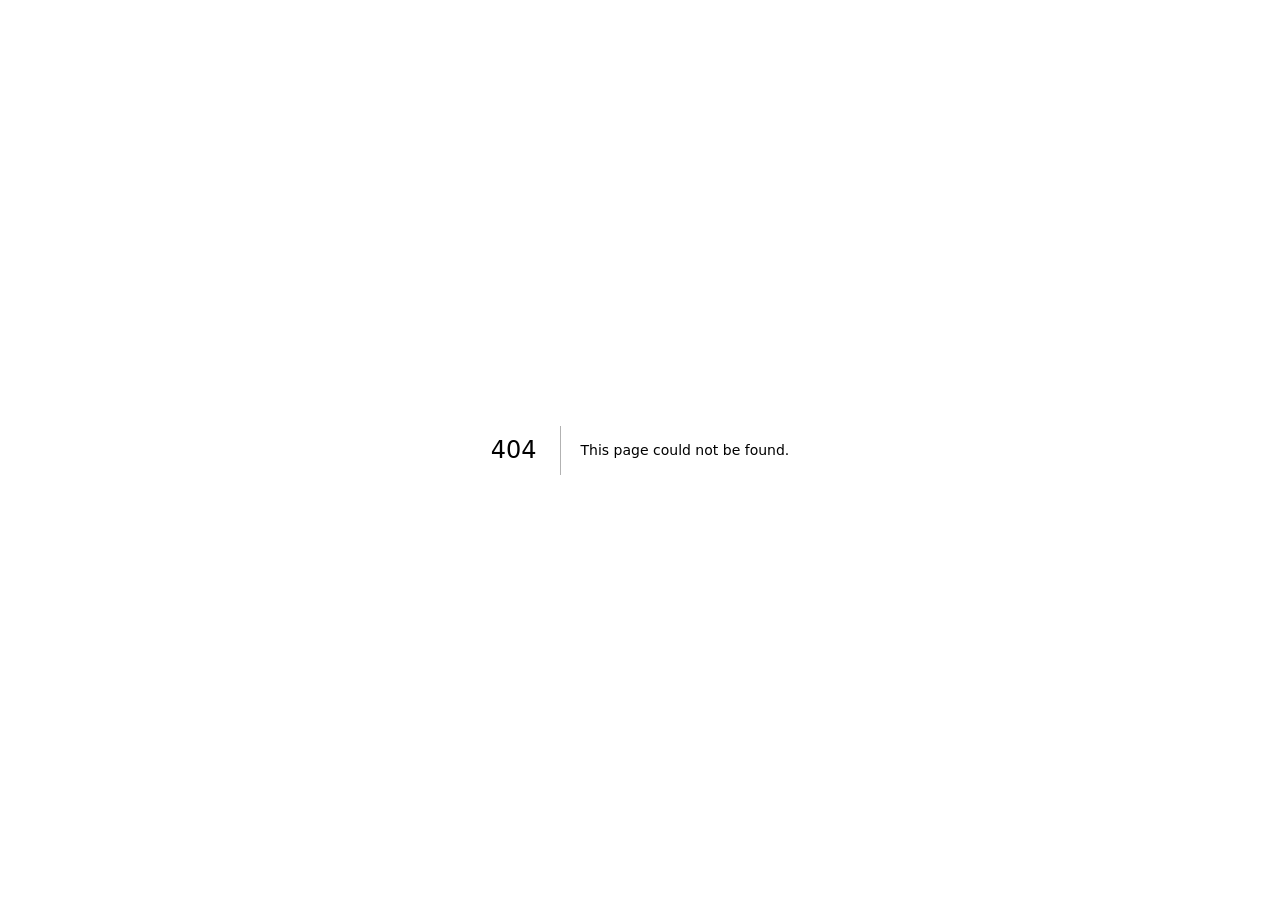
<file: 404/index.html>
<!DOCTYPE html><html lang="en" class="archivo_d462d458-module__sS3bCG__variable ibm_plex_mono_28411002-module__cjC0Ca__variable h-full antialiased"><head><meta charSet="utf-8"/><meta name="viewport" content="width=device-width, initial-scale=1"/><link rel="stylesheet" href="/_next/static/chunks/26m1tlvd_wgxq.css" data-precedence="next"/><link rel="preload" as="script" fetchPriority="low" href="/_next/static/chunks/1jq4o6yq14o4c.js"/><script src="/_next/static/chunks/2imbn557mdp29.js" async=""></script><script src="/_next/static/chunks/2nykiepra7i1k.js" async=""></script><script src="/_next/static/chunks/turbopack-40lh5hqop67j2.js" async=""></script><script src="/_next/static/chunks/158myu8e_yme3.js" async=""></script><meta name="robots" content="noindex"/><meta name="next-size-adjust" content=""/><title>404: This page could not be found.</title><meta name="theme-color" content="#0a0b0c"/><title>Omni: the operating system for marketing agencies</title><meta name="description" content="Omni replaces the scattered stack your agency juggles with one operating system: white-labeled client portals, video approvals, messaging, CRM, publishing, AI ideation, and KPI dashboards."/><meta property="og:title" content="Omni: the operating system for marketing agencies"/><meta property="og:description" content="Omni replaces the scattered stack your agency juggles with one operating system: white-labeled client portals, video approvals, messaging, CRM, publishing, AI ideation, and KPI dashboards."/><meta property="og:url" content="https://omni-systems.ai/"/><meta property="og:site_name" content="Omni"/><meta property="og:image" content="https://omni-systems.ai/media/og.jpg"/><meta property="og:image:width" content="1200"/><meta property="og:image:height" content="630"/><meta property="og:image:alt" content="Omni, the agency operating system"/><meta property="og:type" content="website"/><meta name="twitter:card" content="summary_large_image"/><meta name="twitter:title" content="Omni: the operating system for marketing agencies"/><meta name="twitter:description" content="Omni replaces the scattered stack your agency juggles with one operating system: white-labeled client portals, video approvals, messaging, CRM, publishing, AI ideation, and KPI dashboards."/><meta name="twitter:image" content="https://omni-systems.ai/media/og.jpg"/><link rel="icon" href="/icon.svg?icon.0opj4378z25qu.svg" sizes="any" type="image/svg+xml"/><script src="/_next/static/chunks/0cz1d0mv5g_q7.js" noModule=""></script></head><body class="min-h-full flex flex-col font-sans"><div hidden=""><!--$--><!--/$--></div><a href="#main" class="sr-only focus:not-sr-only focus:fixed focus:top-3 focus:left-3 focus:z-[100] focus:bg-amber focus:text-ink focus:px-4 focus:py-2 focus:text-sm focus:font-medium">Skip to content</a><div style="font-family:system-ui,&quot;Segoe UI&quot;,Roboto,Helvetica,Arial,sans-serif,&quot;Apple Color Emoji&quot;,&quot;Segoe UI Emoji&quot;;height:100vh;text-align:center;display:flex;flex-direction:column;align-items:center;justify-content:center"><div><style>body{color:#000;background:#fff;margin:0}.next-error-h1{border-right:1px solid rgba(0,0,0,.3)}@media (prefers-color-scheme:dark){body{color:#fff;background:#000}.next-error-h1{border-right:1px solid rgba(255,255,255,.3)}}</style><h1 class="next-error-h1" style="display:inline-block;margin:0 20px 0 0;padding:0 23px 0 0;font-size:24px;font-weight:500;vertical-align:top;line-height:49px">404</h1><div style="display:inline-block"><h2 style="font-size:14px;font-weight:400;line-height:49px;margin:0">This page could not be found.</h2></div></div></div><!--$--><!--/$--><script src="/_next/static/chunks/1jq4o6yq14o4c.js" id="_R_" async=""></script><script>(self.__next_f=self.__next_f||[]).push([0])</script><script>self.__next_f.push([1,"1:\"$Sreact.fragment\"\n2:I[39756,[\"/_next/static/chunks/158myu8e_yme3.js\"],\"default\"]\n3:I[37457,[\"/_next/static/chunks/158myu8e_yme3.js\"],\"default\"]\n4:I[97367,[\"/_next/static/chunks/158myu8e_yme3.js\"],\"OutletBoundary\"]\n5:\"$Sreact.suspense\"\n8:I[97367,[\"/_next/static/chunks/158myu8e_yme3.js\"],\"ViewportBoundary\"]\na:I[97367,[\"/_next/static/chunks/158myu8e_yme3.js\"],\"MetadataBoundary\"]\nc:I[68027,[\"/_next/static/chunks/158myu8e_yme3.js\"],\"default\",1]\n:HL[\"/_next/static/chunks/26m1tlvd_wgxq.css\",\"style\"]\n"])</script><script>self.__next_f.push([1,"0:{\"P\":null,\"c\":[\"\",\"_not-found\",\"\"],\"q\":\"\",\"i\":false,\"f\":[[[\"\",{\"children\":[\"/_not-found\",{\"children\":[\"__PAGE__\",{}]}]},\"$undefined\",\"$undefined\",16],[[\"$\",\"$1\",\"c\",{\"children\":[[[\"$\",\"link\",\"0\",{\"rel\":\"stylesheet\",\"href\":\"/_next/static/chunks/26m1tlvd_wgxq.css\",\"precedence\":\"next\",\"crossOrigin\":\"$undefined\",\"nonce\":\"$undefined\"}],[\"$\",\"script\",\"script-0\",{\"src\":\"/_next/static/chunks/158myu8e_yme3.js\",\"async\":true,\"nonce\":\"$undefined\"}]],[\"$\",\"html\",null,{\"lang\":\"en\",\"className\":\"archivo_d462d458-module__sS3bCG__variable ibm_plex_mono_28411002-module__cjC0Ca__variable h-full antialiased\",\"children\":[\"$\",\"body\",null,{\"className\":\"min-h-full flex flex-col font-sans\",\"children\":[[\"$\",\"a\",null,{\"href\":\"#main\",\"className\":\"sr-only focus:not-sr-only focus:fixed focus:top-3 focus:left-3 focus:z-[100] focus:bg-amber focus:text-ink focus:px-4 focus:py-2 focus:text-sm focus:font-medium\",\"children\":\"Skip to content\"}],[\"$\",\"$L2\",null,{\"parallelRouterKey\":\"children\",\"error\":\"$undefined\",\"errorStyles\":\"$undefined\",\"errorScripts\":\"$undefined\",\"template\":[\"$\",\"$L3\",null,{}],\"templateStyles\":\"$undefined\",\"templateScripts\":\"$undefined\",\"notFound\":[[[\"$\",\"title\",null,{\"children\":\"404: This page could not be found.\"}],[\"$\",\"div\",null,{\"style\":{\"fontFamily\":\"system-ui,\\\"Segoe UI\\\",Roboto,Helvetica,Arial,sans-serif,\\\"Apple Color Emoji\\\",\\\"Segoe UI Emoji\\\"\",\"height\":\"100vh\",\"textAlign\":\"center\",\"display\":\"flex\",\"flexDirection\":\"column\",\"alignItems\":\"center\",\"justifyContent\":\"center\"},\"children\":[\"$\",\"div\",null,{\"children\":[[\"$\",\"style\",null,{\"dangerouslySetInnerHTML\":{\"__html\":\"body{color:#000;background:#fff;margin:0}.next-error-h1{border-right:1px solid rgba(0,0,0,.3)}@media (prefers-color-scheme:dark){body{color:#fff;background:#000}.next-error-h1{border-right:1px solid rgba(255,255,255,.3)}}\"}}],[\"$\",\"h1\",null,{\"className\":\"next-error-h1\",\"style\":{\"display\":\"inline-block\",\"margin\":\"0 20px 0 0\",\"padding\":\"0 23px 0 0\",\"fontSize\":24,\"fontWeight\":500,\"verticalAlign\":\"top\",\"lineHeight\":\"49px\"},\"children\":404}],[\"$\",\"div\",null,{\"style\":{\"display\":\"inline-block\"},\"children\":[\"$\",\"h2\",null,{\"style\":{\"fontSize\":14,\"fontWeight\":400,\"lineHeight\":\"49px\",\"margin\":0},\"children\":\"This page could not be found.\"}]}]]}]}]],[]],\"forbidden\":\"$undefined\",\"unauthorized\":\"$undefined\"}]]}]}]]}],{\"children\":[[\"$\",\"$1\",\"c\",{\"children\":[null,[\"$\",\"$L2\",null,{\"parallelRouterKey\":\"children\",\"error\":\"$undefined\",\"errorStyles\":\"$undefined\",\"errorScripts\":\"$undefined\",\"template\":[\"$\",\"$L3\",null,{}],\"templateStyles\":\"$undefined\",\"templateScripts\":\"$undefined\",\"notFound\":\"$undefined\",\"forbidden\":\"$undefined\",\"unauthorized\":\"$undefined\"}]]}],{\"children\":[[\"$\",\"$1\",\"c\",{\"children\":[[[\"$\",\"title\",null,{\"children\":\"404: This page could not be found.\"}],[\"$\",\"div\",null,{\"style\":\"$0:f:0:1:0:props:children:1:props:children:props:children:1:props:notFound:0:1:props:style\",\"children\":[\"$\",\"div\",null,{\"children\":[[\"$\",\"style\",null,{\"dangerouslySetInnerHTML\":{\"__html\":\"body{color:#000;background:#fff;margin:0}.next-error-h1{border-right:1px solid rgba(0,0,0,.3)}@media (prefers-color-scheme:dark){body{color:#fff;background:#000}.next-error-h1{border-right:1px solid rgba(255,255,255,.3)}}\"}}],[\"$\",\"h1\",null,{\"className\":\"next-error-h1\",\"style\":\"$0:f:0:1:0:props:children:1:props:children:props:children:1:props:notFound:0:1:props:children:props:children:1:props:style\",\"children\":404}],[\"$\",\"div\",null,{\"style\":\"$0:f:0:1:0:props:children:1:props:children:props:children:1:props:notFound:0:1:props:children:props:children:2:props:style\",\"children\":[\"$\",\"h2\",null,{\"style\":\"$0:f:0:1:0:props:children:1:props:children:props:children:1:props:notFound:0:1:props:children:props:children:2:props:children:props:style\",\"children\":\"This page could not be found.\"}]}]]}]}]],null,[\"$\",\"$L4\",null,{\"children\":[\"$\",\"$5\",null,{\"name\":\"Next.MetadataOutlet\",\"children\":\"$@6\"}]}]]}],{},null,false,null]},null,false,\"$@7\"]},null,false,null],[\"$\",\"$1\",\"h\",{\"children\":[[\"$\",\"meta\",null,{\"name\":\"robots\",\"content\":\"noindex\"}],[\"$\",\"$L8\",null,{\"children\":\"$L9\"}],[\"$\",\"div\",null,{\"hidden\":true,\"children\":[\"$\",\"$La\",null,{\"children\":[\"$\",\"$5\",null,{\"name\":\"Next.Metadata\",\"children\":\"$Lb\"}]}]}],[\"$\",\"meta\",null,{\"name\":\"next-size-adjust\",\"content\":\"\"}]]}],false]],\"m\":\"$undefined\",\"G\":[\"$c\",[[\"$\",\"link\",\"0\",{\"rel\":\"stylesheet\",\"href\":\"/_next/static/chunks/26m1tlvd_wgxq.css\",\"precedence\":\"next\",\"crossOrigin\":\"$undefined\",\"nonce\":\"$undefined\"}]]],\"S\":true,\"h\":null,\"s\":\"$undefined\",\"l\":\"$undefined\",\"p\":\"$undefined\",\"d\":\"$undefined\",\"b\":\"4lFUw0k2fQua1otszZQsc\"}\n"])</script><script>self.__next_f.push([1,"d:[]\n7:\"$Wd\"\n"])</script><script>self.__next_f.push([1,"9:[[\"$\",\"meta\",\"0\",{\"charSet\":\"utf-8\"}],[\"$\",\"meta\",\"1\",{\"name\":\"viewport\",\"content\":\"width=device-width, initial-scale=1\"}],[\"$\",\"meta\",\"2\",{\"name\":\"theme-color\",\"content\":\"#0a0b0c\"}]]\n"])</script><script>self.__next_f.push([1,"e:I[27201,[\"/_next/static/chunks/158myu8e_yme3.js\"],\"IconMark\"]\n6:null\n"])</script><script>self.__next_f.push([1,"b:[[\"$\",\"title\",\"0\",{\"children\":\"Omni: the operating system for marketing agencies\"}],[\"$\",\"meta\",\"1\",{\"name\":\"description\",\"content\":\"Omni replaces the scattered stack your agency juggles with one operating system: white-labeled client portals, video approvals, messaging, CRM, publishing, AI ideation, and KPI dashboards.\"}],[\"$\",\"meta\",\"2\",{\"property\":\"og:title\",\"content\":\"Omni: the operating system for marketing agencies\"}],[\"$\",\"meta\",\"3\",{\"property\":\"og:description\",\"content\":\"Omni replaces the scattered stack your agency juggles with one operating system: white-labeled client portals, video approvals, messaging, CRM, publishing, AI ideation, and KPI dashboards.\"}],[\"$\",\"meta\",\"4\",{\"property\":\"og:url\",\"content\":\"https://omni-systems.ai/\"}],[\"$\",\"meta\",\"5\",{\"property\":\"og:site_name\",\"content\":\"Omni\"}],[\"$\",\"meta\",\"6\",{\"property\":\"og:image\",\"content\":\"https://omni-systems.ai/media/og.jpg\"}],[\"$\",\"meta\",\"7\",{\"property\":\"og:image:width\",\"content\":\"1200\"}],[\"$\",\"meta\",\"8\",{\"property\":\"og:image:height\",\"content\":\"630\"}],[\"$\",\"meta\",\"9\",{\"property\":\"og:image:alt\",\"content\":\"Omni, the agency operating system\"}],[\"$\",\"meta\",\"10\",{\"property\":\"og:type\",\"content\":\"website\"}],[\"$\",\"meta\",\"11\",{\"name\":\"twitter:card\",\"content\":\"summary_large_image\"}],[\"$\",\"meta\",\"12\",{\"name\":\"twitter:title\",\"content\":\"Omni: the operating system for marketing agencies\"}],[\"$\",\"meta\",\"13\",{\"name\":\"twitter:description\",\"content\":\"Omni replaces the scattered stack your agency juggles with one operating system: white-labeled client portals, video approvals, messaging, CRM, publishing, AI ideation, and KPI dashboards.\"}],[\"$\",\"meta\",\"14\",{\"name\":\"twitter:image\",\"content\":\"https://omni-systems.ai/media/og.jpg\"}],[\"$\",\"link\",\"15\",{\"rel\":\"icon\",\"href\":\"/icon.svg?icon.0opj4378z25qu.svg\",\"sizes\":\"any\",\"type\":\"image/svg+xml\"}],[\"$\",\"$Le\",\"16\",{}]]\n"])</script></body></html>
</file>
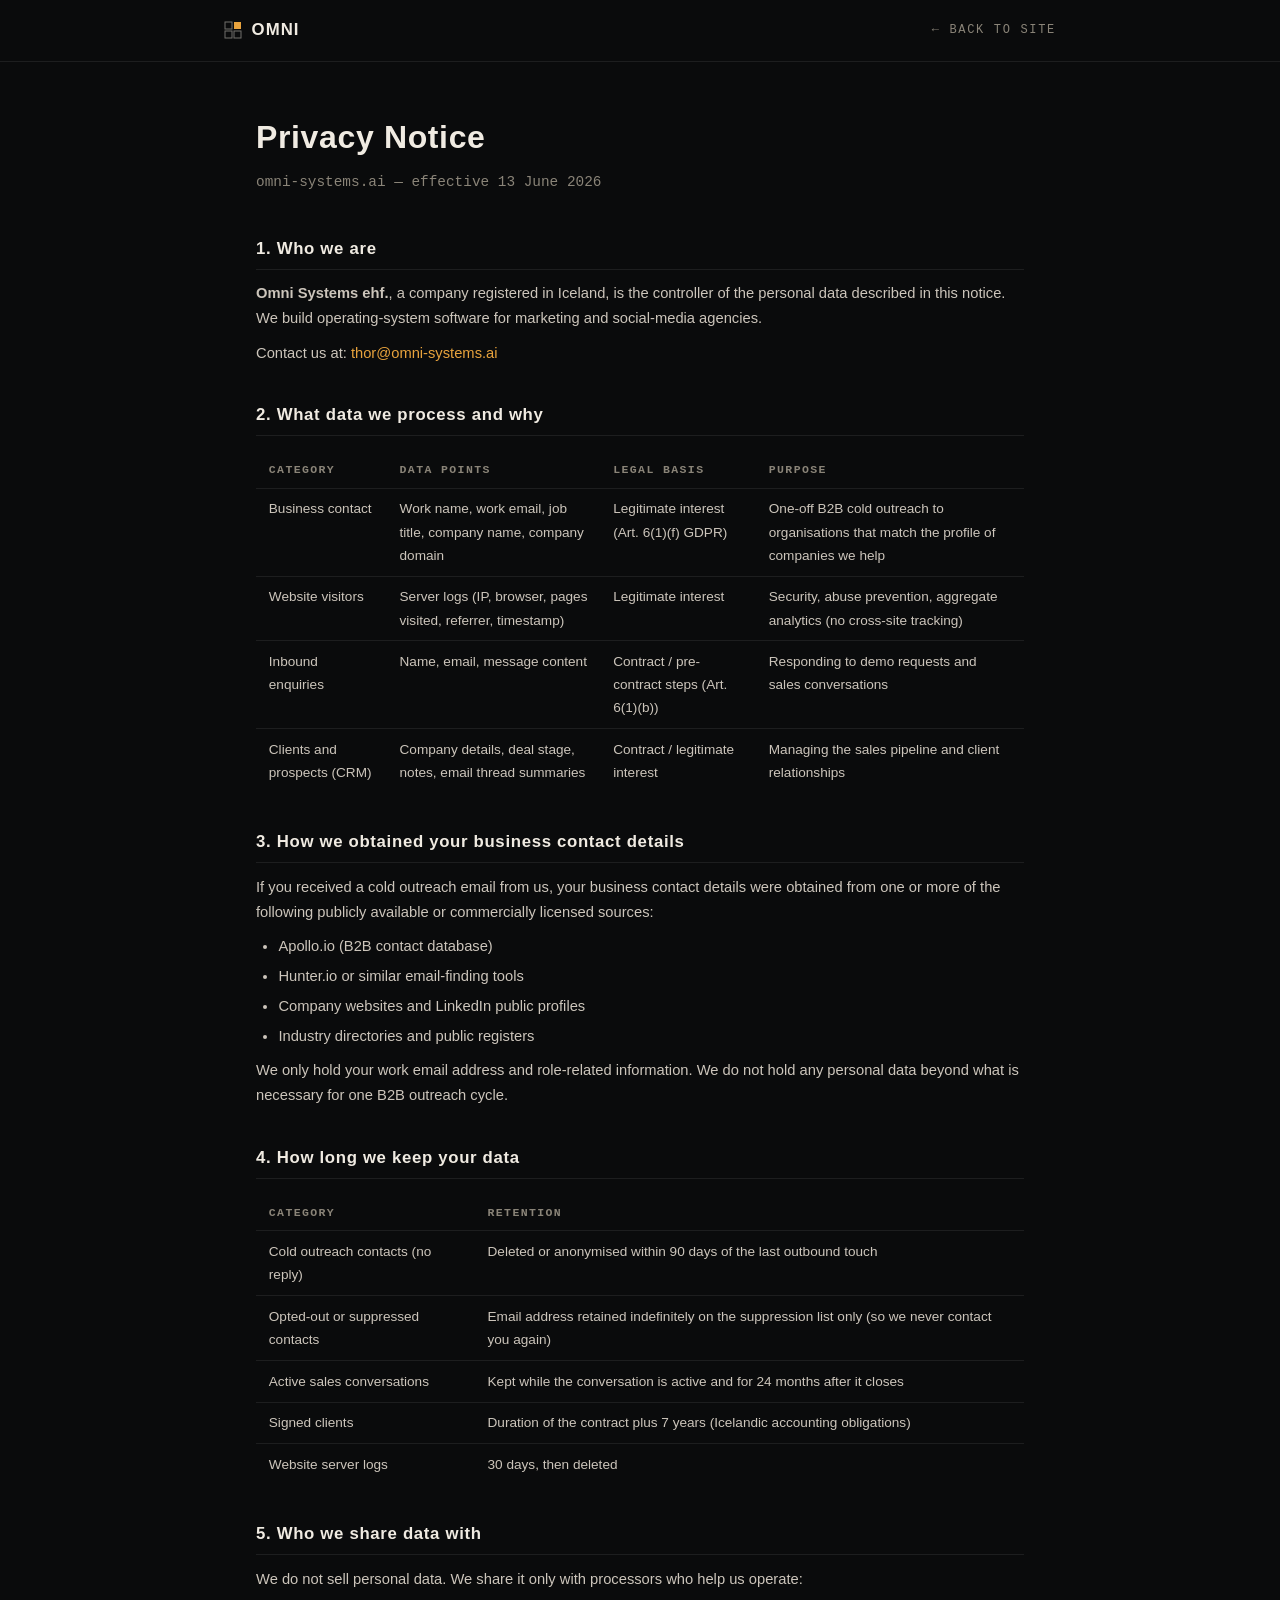
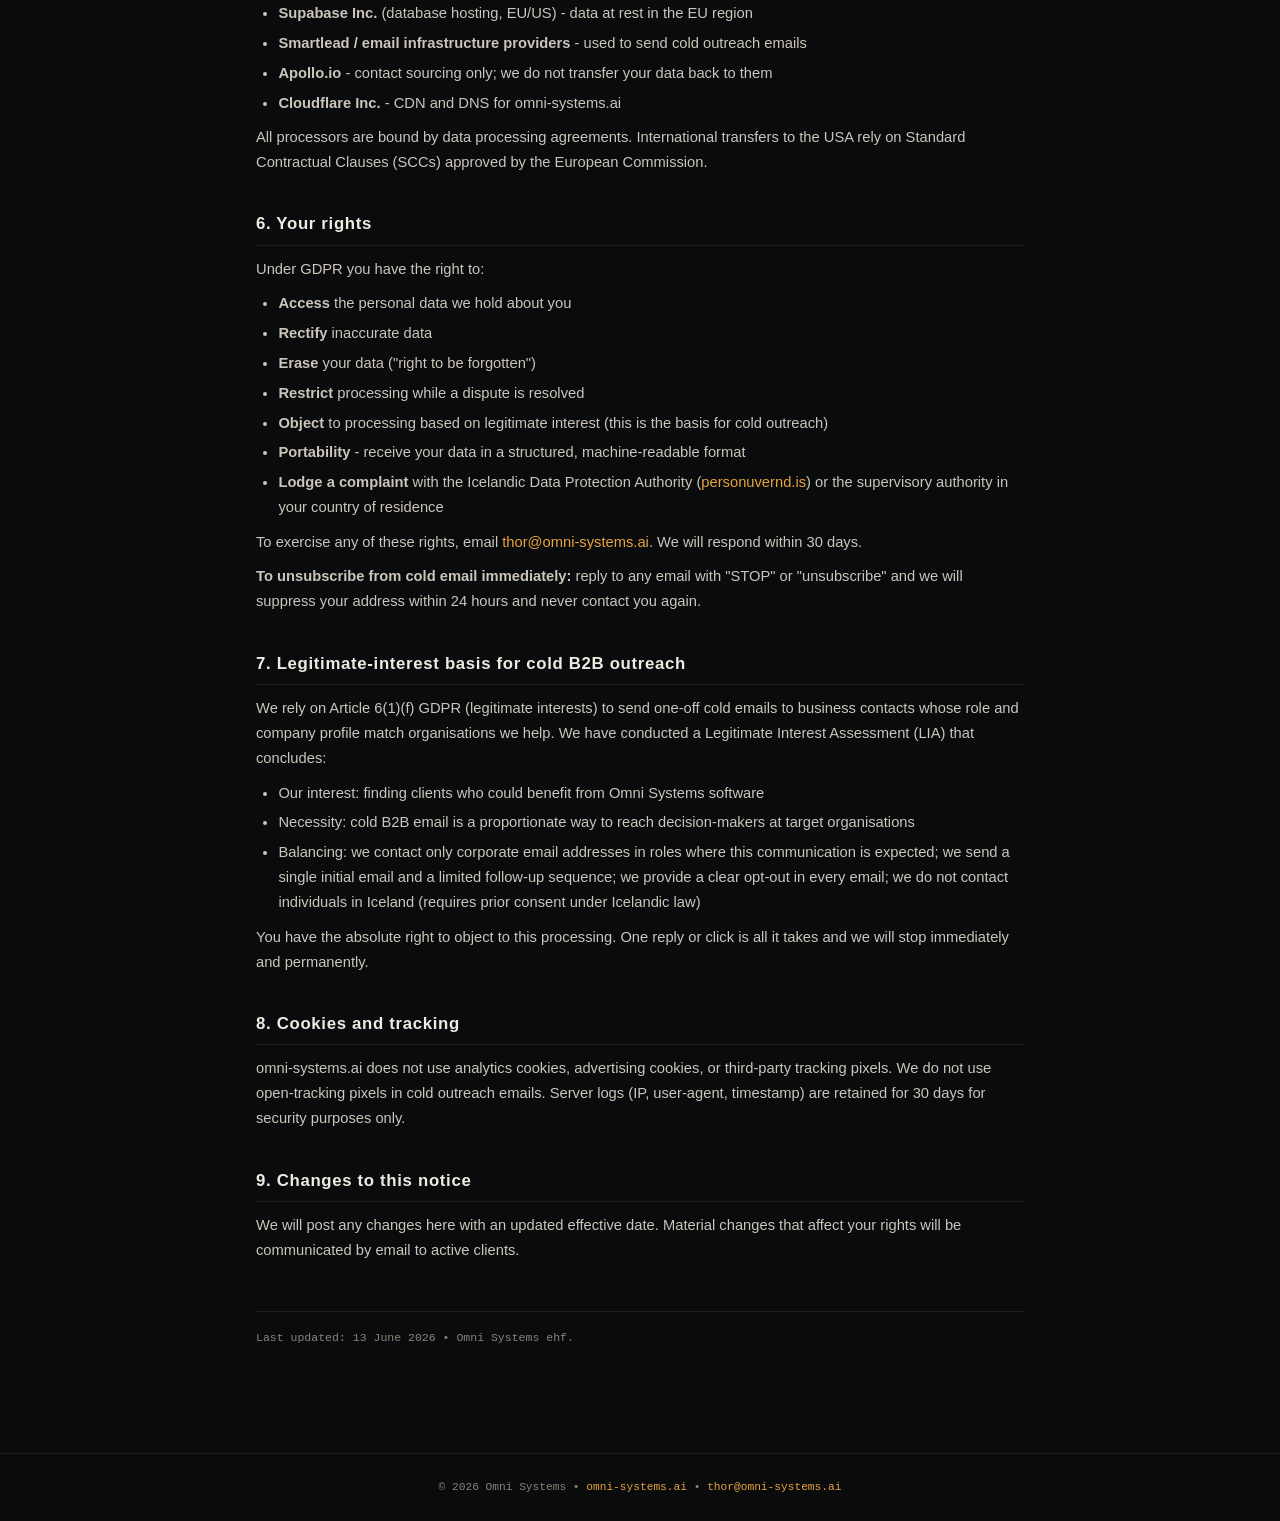
<file: privacy/index.html>
<!DOCTYPE html>
<html lang="en">
<head>
  <meta charset="utf-8"/>
  <meta name="viewport" content="width=device-width, initial-scale=1"/>
  <meta name="theme-color" content="#0a0b0c"/>
  <title>Privacy Notice | Omni Systems</title>
  <meta name="description" content="Privacy notice for Omni Systems. Who we are, why we process your data, how we got your details, how long we keep them, and how to exercise your rights."/>
  <link rel="icon" href="/icon.svg" sizes="any" type="image/svg+xml"/>
  <style>
    *{box-sizing:border-box;margin:0;padding:0}
    :root{
      --ink:#0a0b0c;--cream:#f0ebe2;--amber:#e8a33d;--mute:#8a8478;
      --line:rgba(255,255,255,0.08);--panel:#111214;--font-sans:-apple-system,BlinkMacSystemFont,'Segoe UI',sans-serif;
    }
    body{background:var(--ink);color:var(--cream);font-family:var(--font-sans);line-height:1.7;padding:0;min-height:100vh}
    a{color:var(--amber);text-decoration:none}
    a:hover{text-decoration:underline}
    header{border-bottom:1px solid var(--line);padding:1rem 2rem}
    header nav{max-width:52rem;margin:0 auto;display:flex;align-items:center;justify-content:space-between}
    .logo{display:inline-flex;align-items:center;gap:0.6rem;color:var(--cream);font-size:1.05rem;letter-spacing:0.06em;font-weight:600}
    .back{font-family:monospace;font-size:0.75rem;text-transform:uppercase;letter-spacing:0.14em;color:var(--mute)}
    .back:hover{color:var(--cream);text-decoration:none}
    main{max-width:52rem;margin:0 auto;padding:3rem 2rem 6rem}
    h1{font-size:2rem;font-weight:700;letter-spacing:0.02em;margin-bottom:0.4rem}
    .subtitle{color:var(--mute);font-size:0.9rem;margin-bottom:2.5rem;font-family:monospace}
    h2{font-size:1.05rem;font-weight:600;letter-spacing:0.04em;margin:2.2rem 0 0.7rem;padding-bottom:0.35rem;border-bottom:1px solid var(--line)}
    p,li{color:#ccc5bb;font-size:0.92rem;margin-bottom:0.6rem}
    ul{padding-left:1.4rem;margin-bottom:0.6rem}
    li{margin-bottom:0.3rem}
    .table-wrap{overflow-x:auto;margin:1rem 0}
    table{width:100%;border-collapse:collapse;font-size:0.85rem}
    th{text-align:left;font-family:monospace;font-size:0.72rem;text-transform:uppercase;letter-spacing:0.12em;color:var(--mute);padding:0.5rem 0.8rem;border-bottom:1px solid var(--line)}
    td{padding:0.55rem 0.8rem;border-bottom:1px solid var(--line);vertical-align:top;color:#ccc5bb}
    tr:last-child td{border-bottom:none}
    .updated{font-family:monospace;font-size:0.72rem;color:var(--mute);margin-top:3rem;padding-top:1rem;border-top:1px solid var(--line)}
    footer{border-top:1px solid var(--line);padding:1.5rem 2rem;text-align:center;font-family:monospace;font-size:0.7rem;color:var(--mute)}
  </style>
</head>
<body>
<header>
  <nav>
    <a href="/" class="logo">
      <svg width="18" height="18" viewBox="0 0 18 18" aria-hidden="true">
        <rect x="1" y="1" width="7" height="7" fill="none" stroke="currentColor" stroke-opacity="0.45"/>
        <rect x="10" y="1" width="7" height="7" fill="#e8a33d"/>
        <rect x="1" y="10" width="7" height="7" fill="none" stroke="currentColor" stroke-opacity="0.45"/>
        <rect x="10" y="10" width="7" height="7" fill="none" stroke="currentColor" stroke-opacity="0.45"/>
      </svg>
      OMNI
    </a>
    <a href="/" class="back">&larr; Back to site</a>
  </nav>
</header>

<main>
  <h1>Privacy Notice</h1>
  <p class="subtitle">omni-systems.ai &mdash; effective 13 June 2026</p>

  <h2>1. Who we are</h2>
  <p>
    <strong>Omni Systems ehf.</strong>, a company registered in Iceland, is the controller of the personal data
    described in this notice. We build operating-system software for marketing and social-media agencies.
  </p>
  <p>Contact us at: <a href="mailto:thor@omni-systems.ai">thor@omni-systems.ai</a></p>

  <h2>2. What data we process and why</h2>
  <div class="table-wrap">
    <table>
      <thead>
        <tr>
          <th>Category</th>
          <th>Data points</th>
          <th>Legal basis</th>
          <th>Purpose</th>
        </tr>
      </thead>
      <tbody>
        <tr>
          <td>Business contact</td>
          <td>Work name, work email, job title, company name, company domain</td>
          <td>Legitimate interest (Art. 6(1)(f) GDPR)</td>
          <td>One-off B2B cold outreach to organisations that match the profile of companies we help</td>
        </tr>
        <tr>
          <td>Website visitors</td>
          <td>Server logs (IP, browser, pages visited, referrer, timestamp)</td>
          <td>Legitimate interest</td>
          <td>Security, abuse prevention, aggregate analytics (no cross-site tracking)</td>
        </tr>
        <tr>
          <td>Inbound enquiries</td>
          <td>Name, email, message content</td>
          <td>Contract / pre-contract steps (Art. 6(1)(b))</td>
          <td>Responding to demo requests and sales conversations</td>
        </tr>
        <tr>
          <td>Clients and prospects (CRM)</td>
          <td>Company details, deal stage, notes, email thread summaries</td>
          <td>Contract / legitimate interest</td>
          <td>Managing the sales pipeline and client relationships</td>
        </tr>
      </tbody>
    </table>
  </div>

  <h2>3. How we obtained your business contact details</h2>
  <p>
    If you received a cold outreach email from us, your business contact details were obtained from one or
    more of the following publicly available or commercially licensed sources:
  </p>
  <ul>
    <li>Apollo.io (B2B contact database)</li>
    <li>Hunter.io or similar email-finding tools</li>
    <li>Company websites and LinkedIn public profiles</li>
    <li>Industry directories and public registers</li>
  </ul>
  <p>
    We only hold your work email address and role-related information. We do not hold any personal data
    beyond what is necessary for one B2B outreach cycle.
  </p>

  <h2>4. How long we keep your data</h2>
  <div class="table-wrap">
    <table>
      <thead>
        <tr>
          <th>Category</th>
          <th>Retention</th>
        </tr>
      </thead>
      <tbody>
        <tr>
          <td>Cold outreach contacts (no reply)</td>
          <td>Deleted or anonymised within 90 days of the last outbound touch</td>
        </tr>
        <tr>
          <td>Opted-out or suppressed contacts</td>
          <td>Email address retained indefinitely on the suppression list only (so we never contact you again)</td>
        </tr>
        <tr>
          <td>Active sales conversations</td>
          <td>Kept while the conversation is active and for 24 months after it closes</td>
        </tr>
        <tr>
          <td>Signed clients</td>
          <td>Duration of the contract plus 7 years (Icelandic accounting obligations)</td>
        </tr>
        <tr>
          <td>Website server logs</td>
          <td>30 days, then deleted</td>
        </tr>
      </tbody>
    </table>
  </div>

  <h2>5. Who we share data with</h2>
  <p>We do not sell personal data. We share it only with processors who help us operate:</p>
  <ul>
    <li><strong>Supabase Inc.</strong> (database hosting, EU/US) - data at rest in the EU region</li>
    <li><strong>Smartlead / email infrastructure providers</strong> - used to send cold outreach emails</li>
    <li><strong>Apollo.io</strong> - contact sourcing only; we do not transfer your data back to them</li>
    <li><strong>Cloudflare Inc.</strong> - CDN and DNS for omni-systems.ai</li>
  </ul>
  <p>
    All processors are bound by data processing agreements. International transfers to the USA rely on
    Standard Contractual Clauses (SCCs) approved by the European Commission.
  </p>

  <h2>6. Your rights</h2>
  <p>Under GDPR you have the right to:</p>
  <ul>
    <li><strong>Access</strong> the personal data we hold about you</li>
    <li><strong>Rectify</strong> inaccurate data</li>
    <li><strong>Erase</strong> your data ("right to be forgotten")</li>
    <li><strong>Restrict</strong> processing while a dispute is resolved</li>
    <li><strong>Object</strong> to processing based on legitimate interest (this is the basis for cold outreach)</li>
    <li><strong>Portability</strong> - receive your data in a structured, machine-readable format</li>
    <li><strong>Lodge a complaint</strong> with the Icelandic Data Protection Authority
        (<a href="https://www.personuvernd.is" target="_blank" rel="noopener">personuvernd.is</a>) or
        the supervisory authority in your country of residence</li>
  </ul>
  <p>
    To exercise any of these rights, email <a href="mailto:thor@omni-systems.ai">thor@omni-systems.ai</a>.
    We will respond within 30 days.
  </p>
  <p>
    <strong>To unsubscribe from cold email immediately:</strong> reply to any email with "STOP" or
    "unsubscribe" and we will suppress your address within 24 hours and never contact you again.
  </p>

  <h2>7. Legitimate-interest basis for cold B2B outreach</h2>
  <p>
    We rely on Article 6(1)(f) GDPR (legitimate interests) to send one-off cold emails to business
    contacts whose role and company profile match organisations we help. We have conducted a
    Legitimate Interest Assessment (LIA) that concludes:
  </p>
  <ul>
    <li>Our interest: finding clients who could benefit from Omni Systems software</li>
    <li>Necessity: cold B2B email is a proportionate way to reach decision-makers at target organisations</li>
    <li>Balancing: we contact only corporate email addresses in roles where this communication is expected;
        we send a single initial email and a limited follow-up sequence; we provide a clear opt-out in every
        email; we do not contact individuals in Iceland (requires prior consent under Icelandic law)</li>
  </ul>
  <p>
    You have the absolute right to object to this processing. One reply or click is all it takes and we
    will stop immediately and permanently.
  </p>

  <h2>8. Cookies and tracking</h2>
  <p>
    omni-systems.ai does not use analytics cookies, advertising cookies, or third-party tracking pixels.
    We do not use open-tracking pixels in cold outreach emails. Server logs (IP, user-agent, timestamp)
    are retained for 30 days for security purposes only.
  </p>

  <h2>9. Changes to this notice</h2>
  <p>
    We will post any changes here with an updated effective date. Material changes that affect your rights
    will be communicated by email to active clients.
  </p>

  <p class="updated">Last updated: 13 June 2026 &bull; Omni Systems ehf.</p>
</main>

<footer>
  &copy; 2026 Omni Systems &bull; <a href="/">omni-systems.ai</a>
  &bull; <a href="mailto:thor@omni-systems.ai">thor@omni-systems.ai</a>
</footer>
</body>
</html>
</file>
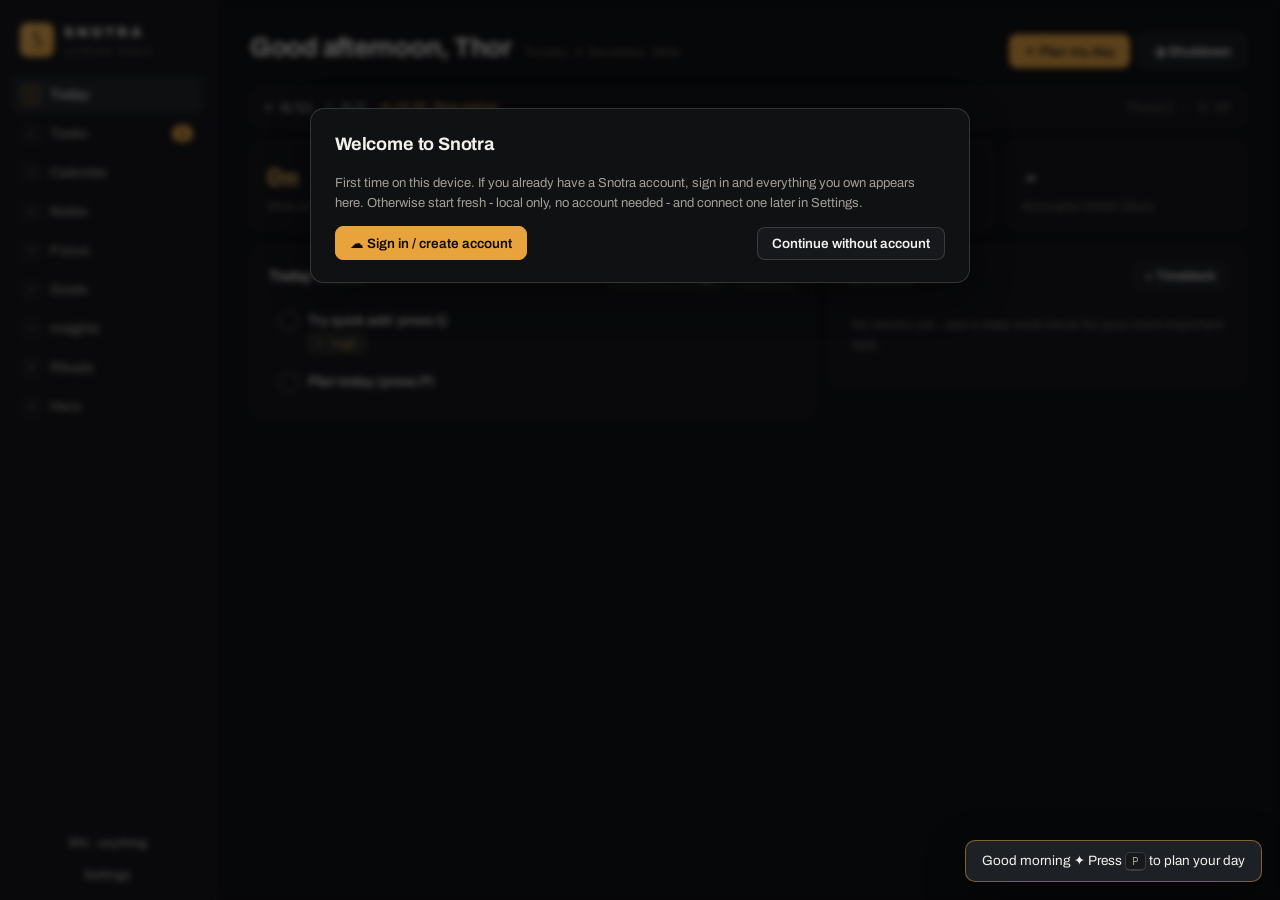
<file: SNOTRA/index.html>
<!DOCTYPE html>
<html lang="en">
<head>
<meta charset="utf-8">
<title>Snotra</title>
<meta http-equiv="refresh" content="0; url=/snotra/">
<link rel="canonical" href="/snotra/">
<script>location.replace('/snotra/' + (location.hash || ''));</script>
</head>
<body>Redirecting to <a href="/snotra/">Snotra</a>…</body>
</html>
</file>
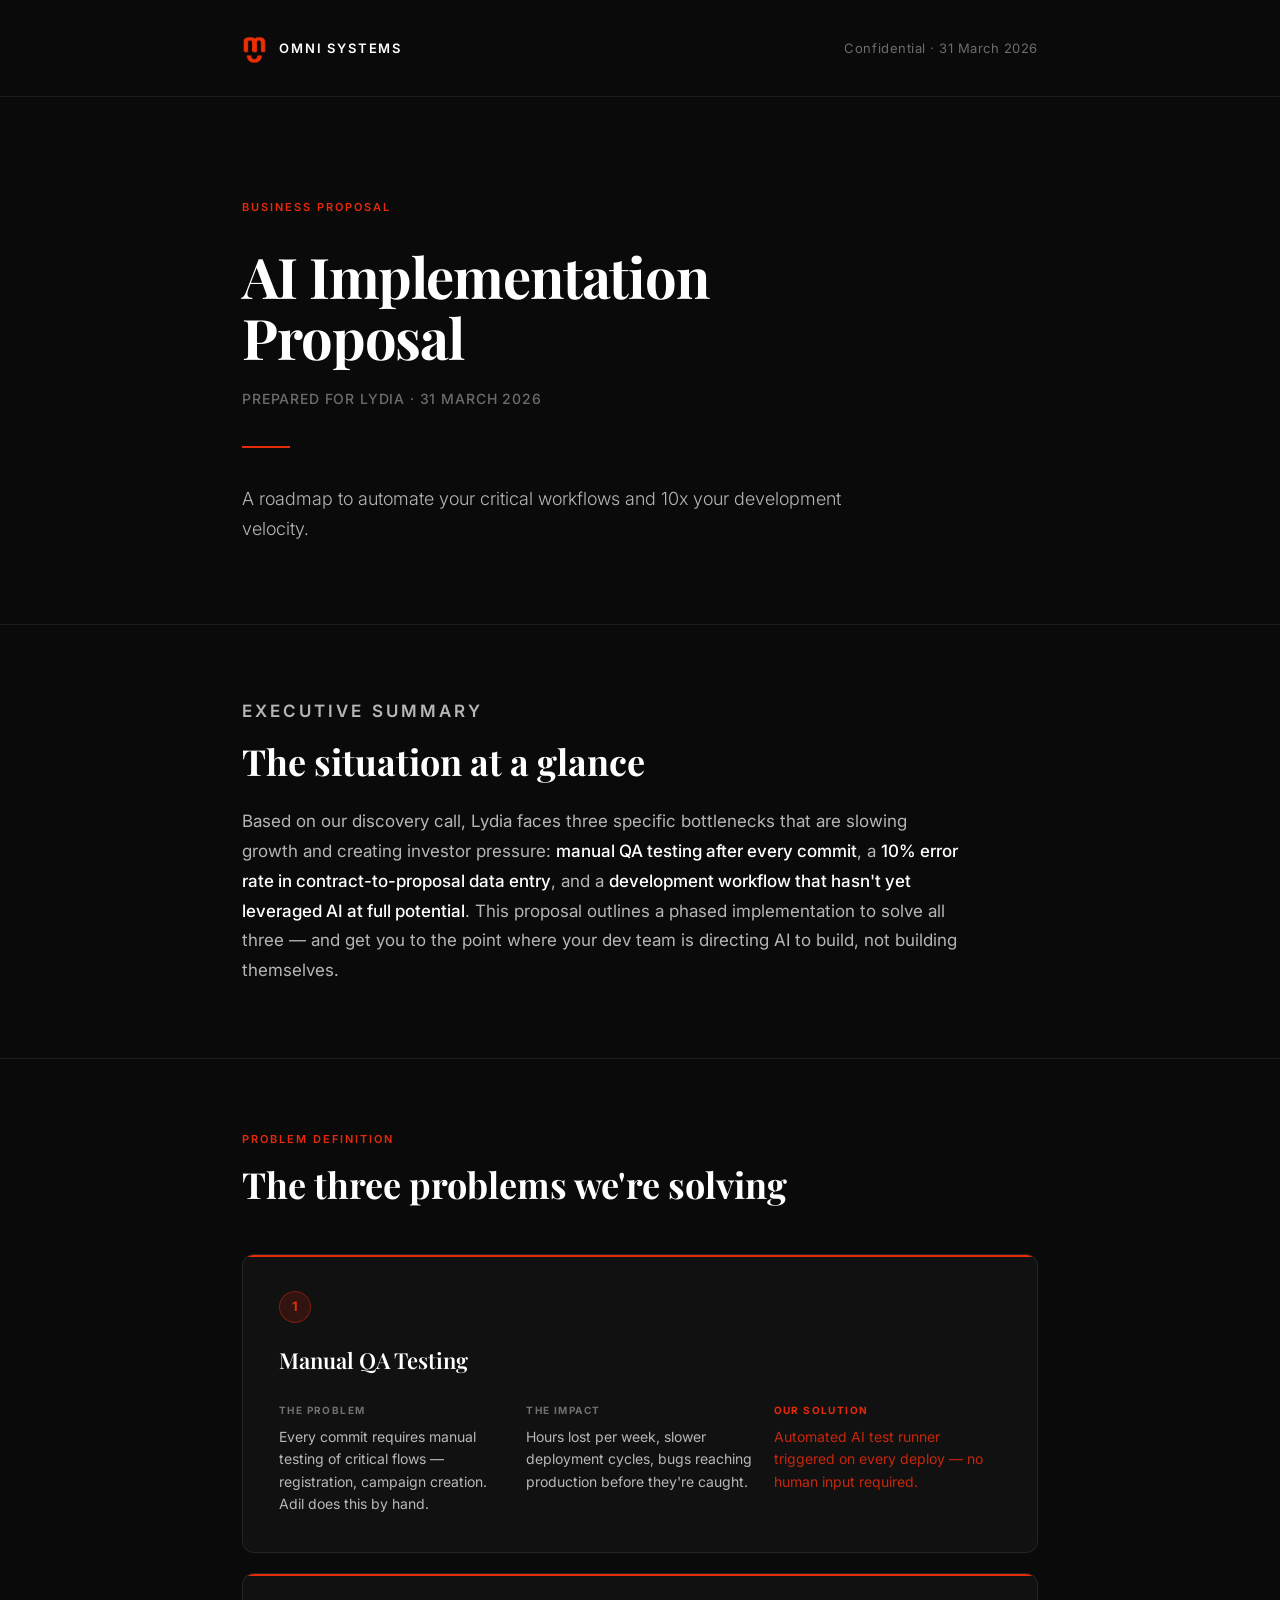
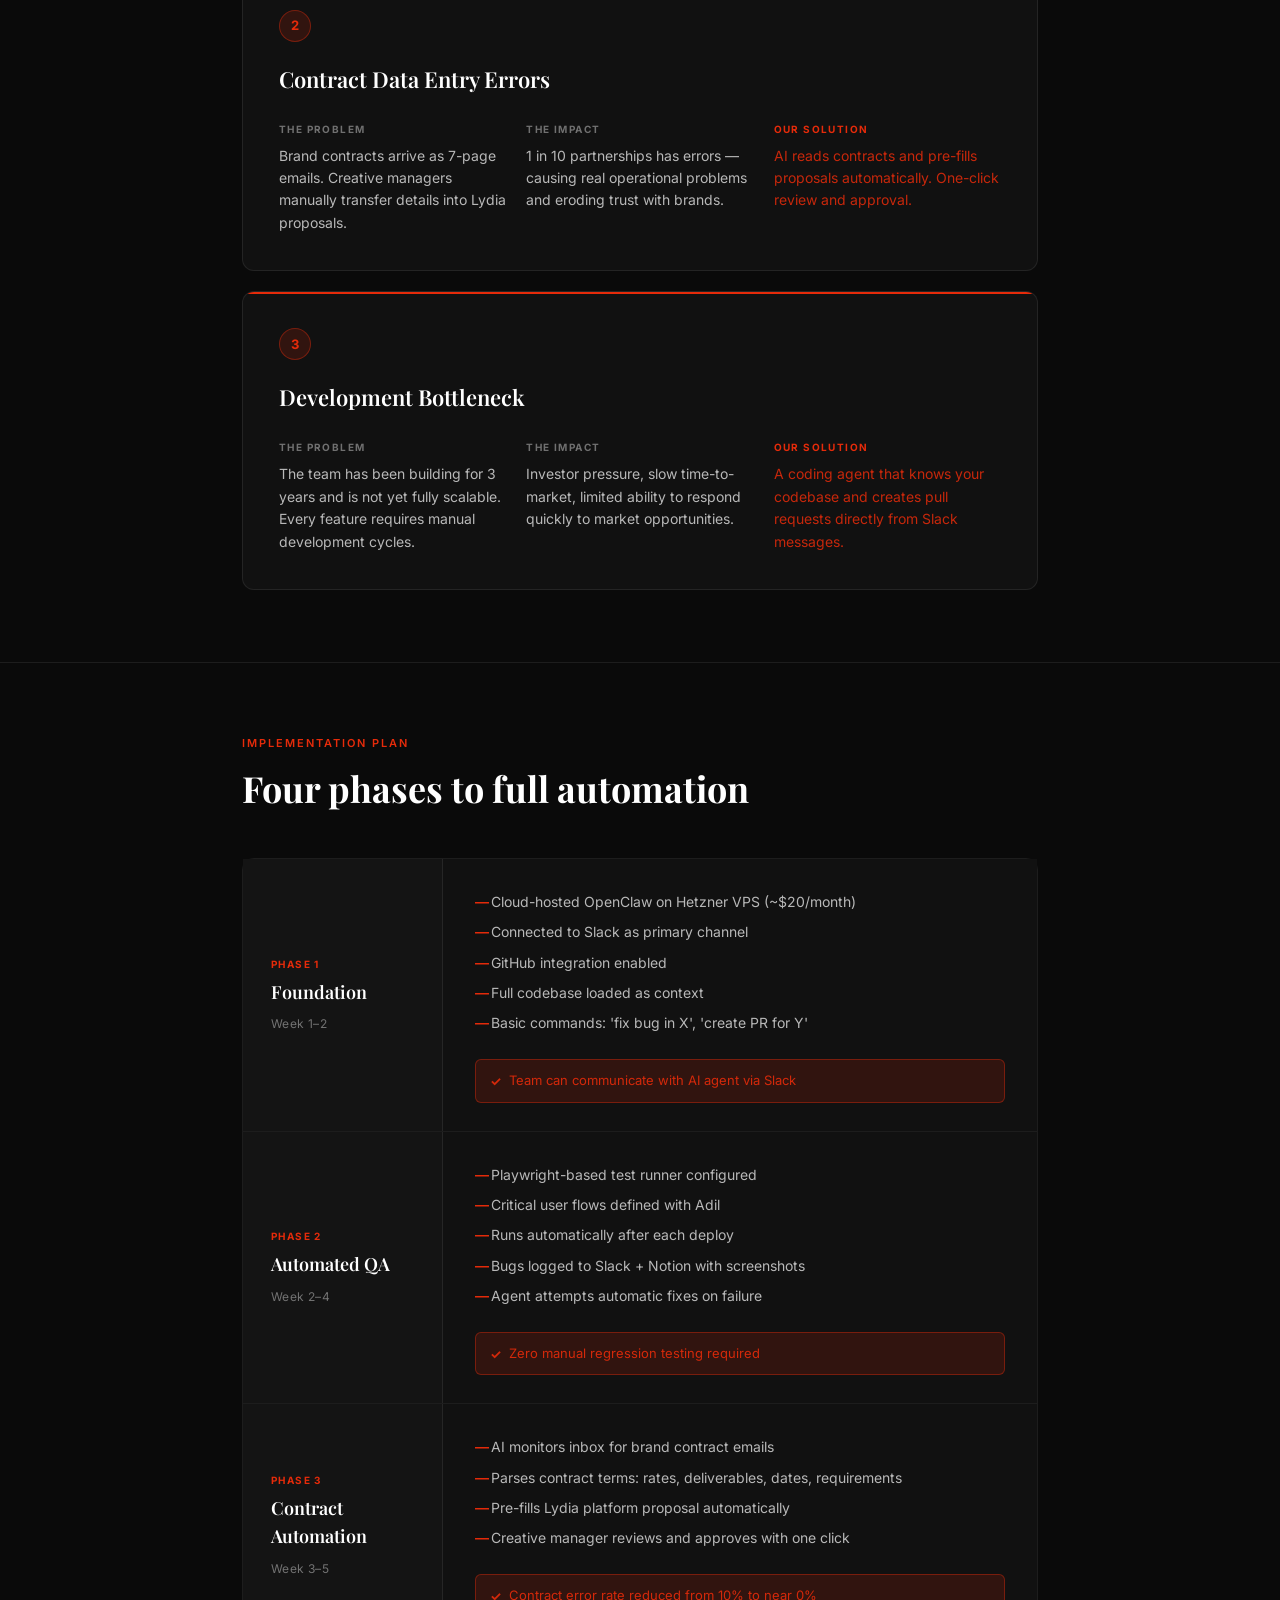
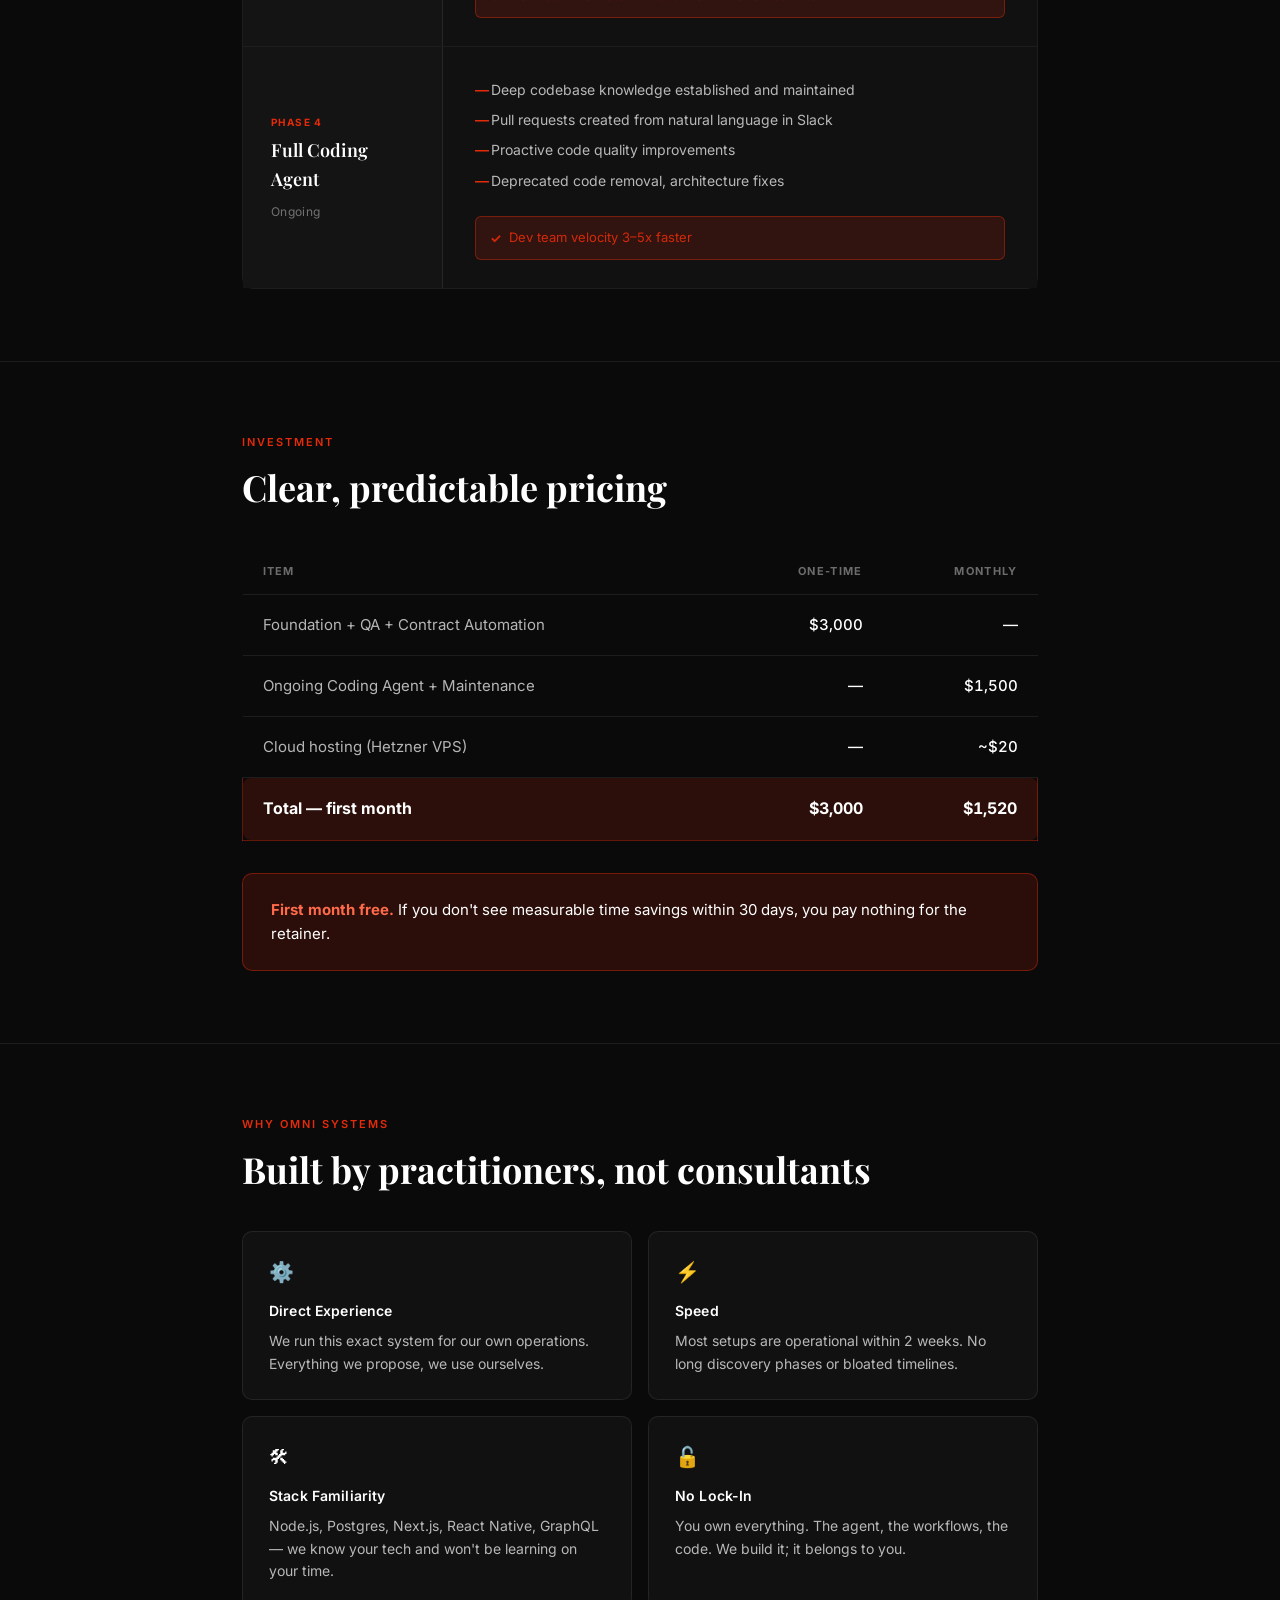
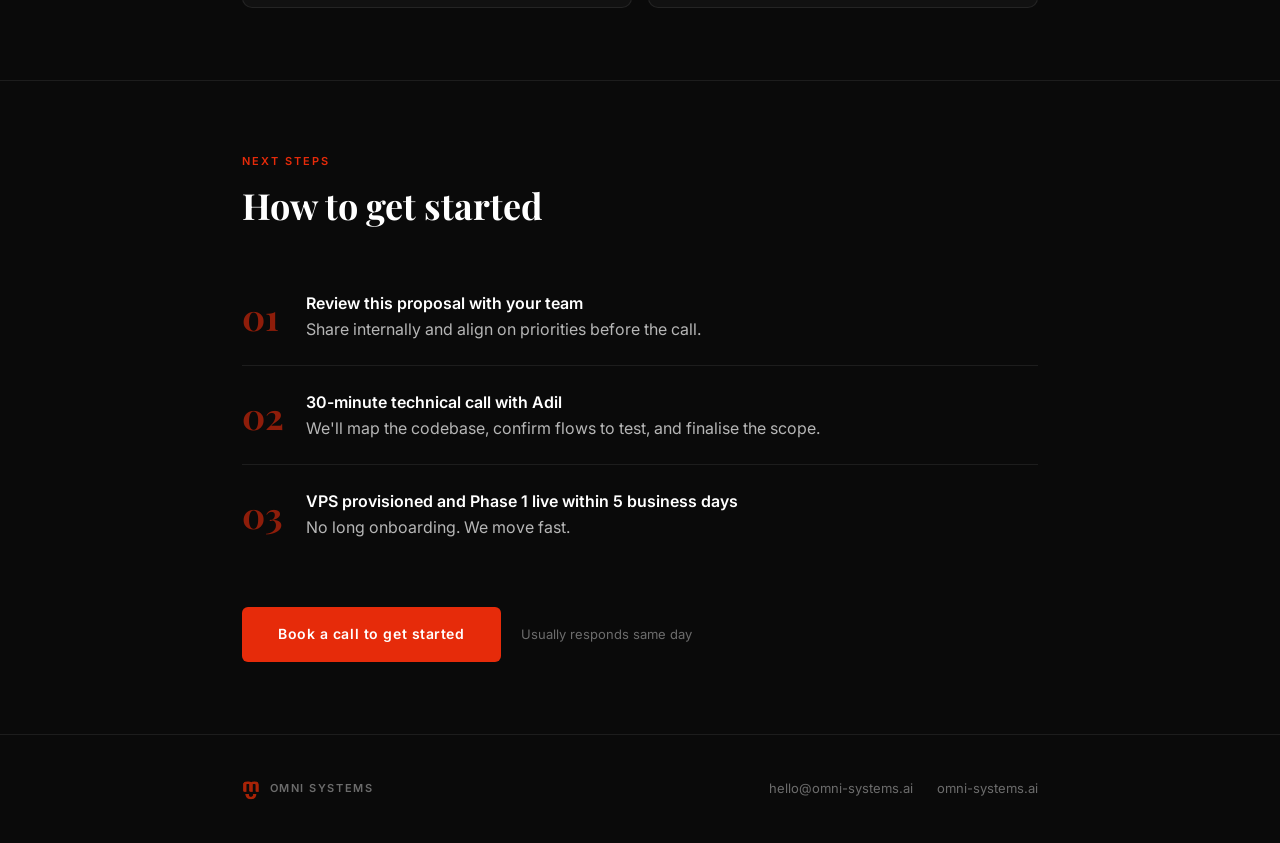
<file: lydia-proposal.html>
<!DOCTYPE html>
<html lang="en">
<head>
  <meta charset="UTF-8">
  <meta name="viewport" content="width=device-width, initial-scale=1.0">
  <title>AI Implementation Proposal — Lydia × Omni Systems</title>
  <link rel="preconnect" href="https://fonts.googleapis.com">
  <link rel="preconnect" href="https://fonts.gstatic.com" crossorigin>
  <link href="https://fonts.googleapis.com/css2?family=Inter:wght@300;400;500;600;700&family=Playfair+Display:ital,wght@0,400;0,600;0,700;1,400;1,600&display=swap" rel="stylesheet">
  <style>
    *, *::before, *::after {
      box-sizing: border-box;
      margin: 0;
      padding: 0;
    }

    :root {
      --bg: #0a0a0a;
      --bg-card: #111111;
      --bg-card-alt: #141414;
      --accent: #E62B0A;
      --accent-dim: rgba(230, 43, 10, 0.15);
      --accent-border: rgba(230, 43, 10, 0.4);
      --white: #ffffff;
      --white-70: rgba(255, 255, 255, 0.7);
      --white-40: rgba(255, 255, 255, 0.4);
      --white-10: rgba(255, 255, 255, 0.1);
      --white-06: rgba(255, 255, 255, 0.06);
      --border: rgba(255, 255, 255, 0.08);
    }

    html {
      scroll-behavior: smooth;
    }

    body {
      background-color: var(--bg);
      color: var(--white);
      font-family: 'Inter', sans-serif;
      font-size: 16px;
      line-height: 1.6;
      -webkit-font-smoothing: antialiased;
    }

    /* ── Layout ── */
    .container {
      max-width: 860px;
      margin: 0 auto;
      padding: 0 32px;
    }

    section {
      padding: 72px 0;
      border-bottom: 1px solid var(--border);
    }

    section:last-of-type {
      border-bottom: none;
    }

    /* ── Header ── */
    .site-header {
      padding: 28px 0;
      border-bottom: 1px solid var(--border);
    }

    .header-inner {
      display: flex;
      align-items: center;
      justify-content: space-between;
    }

    .logo {
      display: flex;
      align-items: center;
      gap: 12px;
      text-decoration: none;
    }

    .logo img {
      height: 40px;
      width: auto;
    }

    .logo-name {
      font-family: 'Inter', sans-serif;
      font-size: 13px;
      font-weight: 600;
      letter-spacing: 0.14em;
      color: var(--white);
      text-transform: uppercase;
    }

    .header-meta {
      font-size: 13px;
      color: var(--white-40);
      letter-spacing: 0.04em;
    }

    /* ── Hero ── */
    .hero {
      padding: 96px 0 80px;
      border-bottom: 1px solid var(--border);
    }

    .hero-label {
      display: inline-block;
      font-size: 11px;
      font-weight: 600;
      letter-spacing: 0.18em;
      text-transform: uppercase;
      color: var(--accent);
      margin-bottom: 28px;
    }

    .hero h1 {
      font-family: 'Playfair Display', serif;
      font-size: clamp(38px, 6vw, 56px);
      font-weight: 700;
      line-height: 1.1;
      letter-spacing: -0.02em;
      margin-bottom: 20px;
    }

    .hero-for {
      font-size: 14px;
      font-weight: 500;
      letter-spacing: 0.06em;
      color: var(--white-40);
      margin-bottom: 32px;
      text-transform: uppercase;
    }

    .hero-subtitle {
      font-size: 18px;
      font-weight: 300;
      color: var(--white-70);
      max-width: 600px;
      line-height: 1.65;
    }

    .hero-divider {
      width: 48px;
      height: 2px;
      background: var(--accent);
      margin: 36px 0;
    }

    /* ── Section headings ── */
    .section-label {
      font-size: 11px;
      font-weight: 600;
      letter-spacing: 0.18em;
      text-transform: uppercase;
      color: var(--accent);
      margin-bottom: 14px;
    }

    .section-title {
      font-family: 'Playfair Display', serif;
      font-size: clamp(26px, 4vw, 36px);
      font-weight: 700;
      line-height: 1.2;
      margin-bottom: 24px;
    }

    /* ── Executive Summary ── */
    .exec-summary p {
      font-size: 17px;
      color: var(--white-70);
      line-height: 1.75;
      max-width: 720px;
    }

    .exec-summary p strong {
      color: var(--white);
      font-weight: 500;
    }

    /* ── Problem Cards ── */
    .problems-grid {
      display: grid;
      grid-template-columns: 1fr;
      gap: 20px;
      margin-top: 48px;
    }

    .problem-card {
      background: var(--bg-card);
      border: 1px solid var(--border);
      border-radius: 12px;
      padding: 36px;
      position: relative;
      overflow: hidden;
    }

    .problem-card::before {
      content: '';
      position: absolute;
      top: 0;
      left: 0;
      right: 0;
      height: 2px;
      background: var(--accent);
    }

    .problem-number {
      display: inline-flex;
      align-items: center;
      justify-content: center;
      width: 32px;
      height: 32px;
      background: var(--accent-dim);
      border: 1px solid var(--accent-border);
      border-radius: 50%;
      font-size: 13px;
      font-weight: 700;
      color: var(--accent);
      margin-bottom: 20px;
    }

    .problem-card h3 {
      font-family: 'Playfair Display', serif;
      font-size: 22px;
      font-weight: 600;
      margin-bottom: 24px;
      color: var(--white);
    }

    .problem-row {
      display: grid;
      grid-template-columns: 1fr 1fr 1fr;
      gap: 20px;
    }

    @media (max-width: 640px) {
      .problem-row {
        grid-template-columns: 1fr;
      }
    }

    .problem-item label {
      display: block;
      font-size: 10px;
      font-weight: 700;
      letter-spacing: 0.14em;
      text-transform: uppercase;
      color: var(--white-40);
      margin-bottom: 8px;
    }

    .problem-item p {
      font-size: 14px;
      color: var(--white-70);
      line-height: 1.6;
    }

    .problem-item.solution p {
      color: rgba(230, 43, 10, 0.85);
    }

    .problem-item.solution label {
      color: var(--accent);
    }

    /* ── Implementation Plan ── */
    .phases {
      margin-top: 48px;
      display: flex;
      flex-direction: column;
      gap: 0;
    }

    .phase {
      display: grid;
      grid-template-columns: 200px 1fr;
      gap: 0;
      border: 1px solid var(--border);
      border-radius: 0;
    }

    .phase:first-child {
      border-radius: 12px 12px 0 0;
    }

    .phase:last-child {
      border-radius: 0 0 12px 12px;
    }

    .phase + .phase {
      border-top: none;
    }

    @media (max-width: 620px) {
      .phase {
        grid-template-columns: 1fr;
      }
    }

    .phase-meta {
      padding: 28px 28px;
      background: var(--bg-card-alt);
      border-right: 1px solid var(--border);
      display: flex;
      flex-direction: column;
      justify-content: center;
    }

    @media (max-width: 620px) {
      .phase-meta {
        border-right: none;
        border-bottom: 1px solid var(--border);
      }
    }

    .phase-number {
      font-size: 10px;
      font-weight: 700;
      letter-spacing: 0.14em;
      text-transform: uppercase;
      color: var(--accent);
      margin-bottom: 6px;
    }

    .phase-name {
      font-family: 'Playfair Display', serif;
      font-size: 18px;
      font-weight: 600;
      color: var(--white);
      margin-bottom: 8px;
    }

    .phase-timing {
      font-size: 12px;
      color: var(--white-40);
      letter-spacing: 0.03em;
    }

    .phase-content {
      padding: 28px 32px;
      background: var(--bg-card);
    }

    .phase-items {
      list-style: none;
      margin-bottom: 20px;
    }

    .phase-items li {
      font-size: 14px;
      color: var(--white-70);
      padding: 4px 0;
      padding-left: 16px;
      position: relative;
    }

    .phase-items li::before {
      content: '—';
      position: absolute;
      left: 0;
      color: var(--accent);
      font-weight: 600;
    }

    .phase-deliverable {
      display: flex;
      align-items: flex-start;
      gap: 8px;
      background: var(--accent-dim);
      border: 1px solid var(--accent-border);
      border-radius: 6px;
      padding: 10px 14px;
      font-size: 13px;
      color: rgba(230, 43, 10, 0.9);
    }

    .phase-deliverable::before {
      content: '✓';
      font-weight: 700;
      flex-shrink: 0;
      margin-top: 1px;
    }

    /* ── Investment ── */
    .pricing-table {
      width: 100%;
      border-collapse: collapse;
      margin-top: 40px;
      font-size: 15px;
    }

    .pricing-table th {
      text-align: left;
      padding: 14px 20px;
      font-size: 11px;
      font-weight: 700;
      letter-spacing: 0.12em;
      text-transform: uppercase;
      color: var(--white-40);
      border-bottom: 1px solid var(--border);
    }

    .pricing-table th:not(:first-child) {
      text-align: right;
    }

    .pricing-table td {
      padding: 18px 20px;
      border-bottom: 1px solid var(--border);
      color: var(--white-70);
      vertical-align: top;
    }

    .pricing-table td:not(:first-child) {
      text-align: right;
      font-variant-numeric: tabular-nums;
      font-weight: 500;
      color: var(--white);
    }

    .pricing-table tr.total {
      background: var(--accent-dim);
      border: 1px solid var(--accent-border);
    }

    .pricing-table tr.total td {
      border-bottom: none;
      font-weight: 700;
      color: var(--white);
      font-size: 16px;
    }

    .pricing-table tr.total td:first-child {
      border-radius: 8px 0 0 8px;
    }

    .pricing-table tr.total td:last-child {
      border-radius: 0 8px 8px 0;
    }

    .pricing-table .empty {
      color: var(--white-40);
    }

    .guarantee-box {
      margin-top: 32px;
      padding: 24px 28px;
      border: 1px solid var(--accent-border);
      border-radius: 10px;
      background: var(--accent-dim);
    }

    .guarantee-box p {
      font-size: 15px;
      color: var(--white);
      line-height: 1.6;
    }

    .guarantee-box p strong {
      font-weight: 700;
      color: #ff6b4a;
    }

    /* ── Why Omni ── */
    .why-grid {
      display: grid;
      grid-template-columns: 1fr 1fr;
      gap: 16px;
      margin-top: 40px;
    }

    @media (max-width: 560px) {
      .why-grid {
        grid-template-columns: 1fr;
      }
    }

    .why-item {
      padding: 24px 26px;
      background: var(--bg-card);
      border: 1px solid var(--border);
      border-radius: 10px;
    }

    .why-item h4 {
      font-size: 14px;
      font-weight: 600;
      color: var(--white);
      margin-bottom: 8px;
      letter-spacing: 0.01em;
    }

    .why-item p {
      font-size: 14px;
      color: var(--white-70);
      line-height: 1.6;
    }

    .why-icon {
      font-size: 20px;
      margin-bottom: 12px;
      display: block;
    }

    /* ── Next Steps ── */
    .steps {
      margin-top: 40px;
      display: flex;
      flex-direction: column;
      gap: 0;
    }

    .step {
      display: grid;
      grid-template-columns: 64px 1fr;
      align-items: center;
      gap: 0;
      padding: 24px 0;
      border-bottom: 1px solid var(--border);
    }

    .step:last-of-type {
      border-bottom: none;
    }

    .step-num {
      font-family: 'Playfair Display', serif;
      font-size: 36px;
      font-weight: 700;
      color: var(--accent);
      opacity: 0.6;
      line-height: 1;
    }

    .step-text {
      font-size: 16px;
      color: var(--white-70);
      line-height: 1.5;
    }

    .step-text strong {
      display: block;
      font-size: 16px;
      font-weight: 600;
      color: var(--white);
      margin-bottom: 2px;
    }

    .cta-wrap {
      margin-top: 44px;
      display: flex;
      align-items: center;
      gap: 20px;
      flex-wrap: wrap;
    }

    .cta-button {
      display: inline-block;
      background: var(--accent);
      color: var(--white);
      text-decoration: none;
      font-size: 14px;
      font-weight: 600;
      letter-spacing: 0.04em;
      padding: 16px 36px;
      border-radius: 6px;
      transition: opacity 0.2s;
    }

    .cta-button:hover {
      opacity: 0.88;
    }

    .cta-note {
      font-size: 13px;
      color: var(--white-40);
    }

    /* ── Footer ── */
    footer {
      padding: 40px 0;
      border-top: 1px solid var(--border);
    }

    .footer-inner {
      display: flex;
      align-items: center;
      justify-content: space-between;
      flex-wrap: wrap;
      gap: 12px;
    }

    .footer-logo {
      display: flex;
      align-items: center;
      gap: 10px;
    }

    .footer-logo img {
      height: 28px;
      width: auto;
      opacity: 0.7;
    }

    .footer-logo span {
      font-size: 11px;
      font-weight: 600;
      letter-spacing: 0.14em;
      color: var(--white-40);
      text-transform: uppercase;
    }

    .footer-links {
      display: flex;
      gap: 24px;
      font-size: 13px;
      color: var(--white-40);
      flex-wrap: wrap;
    }

    .footer-links a {
      color: var(--white-40);
      text-decoration: none;
      transition: color 0.2s;
    }

    .footer-links a:hover {
      color: var(--white-70);
    }

    /* ── Print styles ── */
    @media print {
      body {
        background: #fff;
        color: #111;
      }

      :root {
        --bg: #ffffff;
        --bg-card: #f8f8f8;
        --bg-card-alt: #f2f2f2;
        --white: #111111;
        --white-70: #444444;
        --white-40: #888888;
        --white-10: rgba(0,0,0,0.06);
        --white-06: rgba(0,0,0,0.04);
        --border: rgba(0,0,0,0.1);
        --accent-dim: rgba(230, 43, 10, 0.08);
        --accent-border: rgba(230, 43, 10, 0.3);
      }

      .cta-button {
        display: none;
      }

      section {
        padding: 48px 0;
        break-inside: avoid;
      }

      .problem-card,
      .phase,
      .why-item {
        break-inside: avoid;
      }
    }
  </style>
</head>
<body>

  <!-- Header -->
  <header class="site-header">
    <div class="container">
      <div class="header-inner">
        <a class="logo" href="https://omni-systems.ai">
          <img src="assets/logo-icon.png" alt="Omni Systems">
          <span class="logo-name">Omni Systems</span>
        </a>
        <span class="header-meta">Confidential · 31 March 2026</span>
      </div>
    </div>
  </header>

  <!-- Hero -->
  <section class="hero">
    <div class="container">
      <span class="hero-label">Business Proposal</span>
      <h1>AI Implementation<br>Proposal</h1>
      <p class="hero-for">Prepared for Lydia &middot; 31 March 2026</p>
      <div class="hero-divider"></div>
      <p class="hero-subtitle">A roadmap to automate your critical workflows and 10x your development velocity.</p>
    </div>
  </section>

  <!-- Executive Summary -->
  <section class="exec-summary">
    <div class="container">
      <p class="section-label">Executive Summary</p>
      <h2 class="section-title">The situation at a glance</h2>
      <p>
        Based on our discovery call, Lydia faces three specific bottlenecks that are slowing growth and creating investor pressure: <strong>manual QA testing after every commit</strong>, a <strong>10% error rate in contract-to-proposal data entry</strong>, and a <strong>development workflow that hasn't yet leveraged AI at full potential</strong>. This proposal outlines a phased implementation to solve all three — and get you to the point where your dev team is directing AI to build, not building themselves.
      </p>
    </div>
  </section>

  <!-- Three Problems -->
  <section>
    <div class="container">
      <p class="section-label">Problem Definition</p>
      <h2 class="section-title">The three problems we're solving</h2>

      <div class="problems-grid">

        <!-- Problem 1 -->
        <div class="problem-card">
          <div class="problem-number">1</div>
          <h3>Manual QA Testing</h3>
          <div class="problem-row">
            <div class="problem-item">
              <label>The Problem</label>
              <p>Every commit requires manual testing of critical flows — registration, campaign creation. Adil does this by hand.</p>
            </div>
            <div class="problem-item">
              <label>The Impact</label>
              <p>Hours lost per week, slower deployment cycles, bugs reaching production before they're caught.</p>
            </div>
            <div class="problem-item solution">
              <label>Our Solution</label>
              <p>Automated AI test runner triggered on every deploy — no human input required.</p>
            </div>
          </div>
        </div>

        <!-- Problem 2 -->
        <div class="problem-card">
          <div class="problem-number">2</div>
          <h3>Contract Data Entry Errors</h3>
          <div class="problem-row">
            <div class="problem-item">
              <label>The Problem</label>
              <p>Brand contracts arrive as 7-page emails. Creative managers manually transfer details into Lydia proposals.</p>
            </div>
            <div class="problem-item">
              <label>The Impact</label>
              <p>1 in 10 partnerships has errors — causing real operational problems and eroding trust with brands.</p>
            </div>
            <div class="problem-item solution">
              <label>Our Solution</label>
              <p>AI reads contracts and pre-fills proposals automatically. One-click review and approval.</p>
            </div>
          </div>
        </div>

        <!-- Problem 3 -->
        <div class="problem-card">
          <div class="problem-number">3</div>
          <h3>Development Bottleneck</h3>
          <div class="problem-row">
            <div class="problem-item">
              <label>The Problem</label>
              <p>The team has been building for 3 years and is not yet fully scalable. Every feature requires manual development cycles.</p>
            </div>
            <div class="problem-item">
              <label>The Impact</label>
              <p>Investor pressure, slow time-to-market, limited ability to respond quickly to market opportunities.</p>
            </div>
            <div class="problem-item solution">
              <label>Our Solution</label>
              <p>A coding agent that knows your codebase and creates pull requests directly from Slack messages.</p>
            </div>
          </div>
        </div>

      </div>
    </div>
  </section>

  <!-- Implementation Plan -->
  <section>
    <div class="container">
      <p class="section-label">Implementation Plan</p>
      <h2 class="section-title">Four phases to full automation</h2>

      <div class="phases">

        <!-- Phase 1 -->
        <div class="phase">
          <div class="phase-meta">
            <p class="phase-number">Phase 1</p>
            <p class="phase-name">Foundation</p>
            <p class="phase-timing">Week 1–2</p>
          </div>
          <div class="phase-content">
            <ul class="phase-items">
              <li>Cloud-hosted OpenClaw on Hetzner VPS (~$20/month)</li>
              <li>Connected to Slack as primary channel</li>
              <li>GitHub integration enabled</li>
              <li>Full codebase loaded as context</li>
              <li>Basic commands: 'fix bug in X', 'create PR for Y'</li>
            </ul>
            <div class="phase-deliverable">Team can communicate with AI agent via Slack</div>
          </div>
        </div>

        <!-- Phase 2 -->
        <div class="phase">
          <div class="phase-meta">
            <p class="phase-number">Phase 2</p>
            <p class="phase-name">Automated QA</p>
            <p class="phase-timing">Week 2–4</p>
          </div>
          <div class="phase-content">
            <ul class="phase-items">
              <li>Playwright-based test runner configured</li>
              <li>Critical user flows defined with Adil</li>
              <li>Runs automatically after each deploy</li>
              <li>Bugs logged to Slack + Notion with screenshots</li>
              <li>Agent attempts automatic fixes on failure</li>
            </ul>
            <div class="phase-deliverable">Zero manual regression testing required</div>
          </div>
        </div>

        <!-- Phase 3 -->
        <div class="phase">
          <div class="phase-meta">
            <p class="phase-number">Phase 3</p>
            <p class="phase-name">Contract Automation</p>
            <p class="phase-timing">Week 3–5</p>
          </div>
          <div class="phase-content">
            <ul class="phase-items">
              <li>AI monitors inbox for brand contract emails</li>
              <li>Parses contract terms: rates, deliverables, dates, requirements</li>
              <li>Pre-fills Lydia platform proposal automatically</li>
              <li>Creative manager reviews and approves with one click</li>
            </ul>
            <div class="phase-deliverable">Contract error rate reduced from 10% to near 0%</div>
          </div>
        </div>

        <!-- Phase 4 -->
        <div class="phase">
          <div class="phase-meta">
            <p class="phase-number">Phase 4</p>
            <p class="phase-name">Full Coding Agent</p>
            <p class="phase-timing">Ongoing</p>
          </div>
          <div class="phase-content">
            <ul class="phase-items">
              <li>Deep codebase knowledge established and maintained</li>
              <li>Pull requests created from natural language in Slack</li>
              <li>Proactive code quality improvements</li>
              <li>Deprecated code removal, architecture fixes</li>
            </ul>
            <div class="phase-deliverable">Dev team velocity 3–5x faster</div>
          </div>
        </div>

      </div>
    </div>
  </section>

  <!-- Investment -->
  <section>
    <div class="container">
      <p class="section-label">Investment</p>
      <h2 class="section-title">Clear, predictable pricing</h2>

      <table class="pricing-table">
        <thead>
          <tr>
            <th>Item</th>
            <th>One-time</th>
            <th>Monthly</th>
          </tr>
        </thead>
        <tbody>
          <tr>
            <td>Foundation + QA + Contract Automation</td>
            <td>$3,000</td>
            <td class="empty">—</td>
          </tr>
          <tr>
            <td>Ongoing Coding Agent + Maintenance</td>
            <td class="empty">—</td>
            <td>$1,500</td>
          </tr>
          <tr>
            <td>Cloud hosting (Hetzner VPS)</td>
            <td class="empty">—</td>
            <td>~$20</td>
          </tr>
          <tr class="total">
            <td><strong>Total — first month</strong></td>
            <td><strong>$3,000</strong></td>
            <td><strong>$1,520</strong></td>
          </tr>
        </tbody>
      </table>

      <div class="guarantee-box">
        <p><strong>First month free.</strong> If you don't see measurable time savings within 30 days, you pay nothing for the retainer.</p>
      </div>
    </div>
  </section>

  <!-- Why Omni Systems -->
  <section>
    <div class="container">
      <p class="section-label">Why Omni Systems</p>
      <h2 class="section-title">Built by practitioners, not consultants</h2>

      <div class="why-grid">
        <div class="why-item">
          <span class="why-icon">⚙️</span>
          <h4>Direct Experience</h4>
          <p>We run this exact system for our own operations. Everything we propose, we use ourselves.</p>
        </div>
        <div class="why-item">
          <span class="why-icon">⚡</span>
          <h4>Speed</h4>
          <p>Most setups are operational within 2 weeks. No long discovery phases or bloated timelines.</p>
        </div>
        <div class="why-item">
          <span class="why-icon">🛠</span>
          <h4>Stack Familiarity</h4>
          <p>Node.js, Postgres, Next.js, React Native, GraphQL — we know your tech and won't be learning on your time.</p>
        </div>
        <div class="why-item">
          <span class="why-icon">🔓</span>
          <h4>No Lock-In</h4>
          <p>You own everything. The agent, the workflows, the code. We build it; it belongs to you.</p>
        </div>
      </div>
    </div>
  </section>

  <!-- Next Steps -->
  <section>
    <div class="container">
      <p class="section-label">Next Steps</p>
      <h2 class="section-title">How to get started</h2>

      <div class="steps">
        <div class="step">
          <span class="step-num">01</span>
          <div class="step-text">
            <strong>Review this proposal with your team</strong>
            Share internally and align on priorities before the call.
          </div>
        </div>
        <div class="step">
          <span class="step-num">02</span>
          <div class="step-text">
            <strong>30-minute technical call with Adil</strong>
            We'll map the codebase, confirm flows to test, and finalise the scope.
          </div>
        </div>
        <div class="step">
          <span class="step-num">03</span>
          <div class="step-text">
            <strong>VPS provisioned and Phase 1 live within 5 business days</strong>
            No long onboarding. We move fast.
          </div>
        </div>
      </div>

      <div class="cta-wrap">
        <a href="https://calendly.com/thorholm04/discovery-call" class="cta-button">Book a call to get started</a>
        <span class="cta-note">Usually responds same day</span>
      </div>
    </div>
  </section>

  <!-- Footer -->
  <footer>
    <div class="container">
      <div class="footer-inner">
        <div class="footer-logo">
          <img src="assets/logo-icon.png" alt="Omni Systems">
          <span>Omni Systems</span>
        </div>
        <div class="footer-links">
          <a href="mailto:hello@omni-systems.ai">hello@omni-systems.ai</a>
          <a href="https://omni-systems.ai">omni-systems.ai</a>
        </div>
      </div>
    </div>
  </footer>

</body>
</html>
</file>
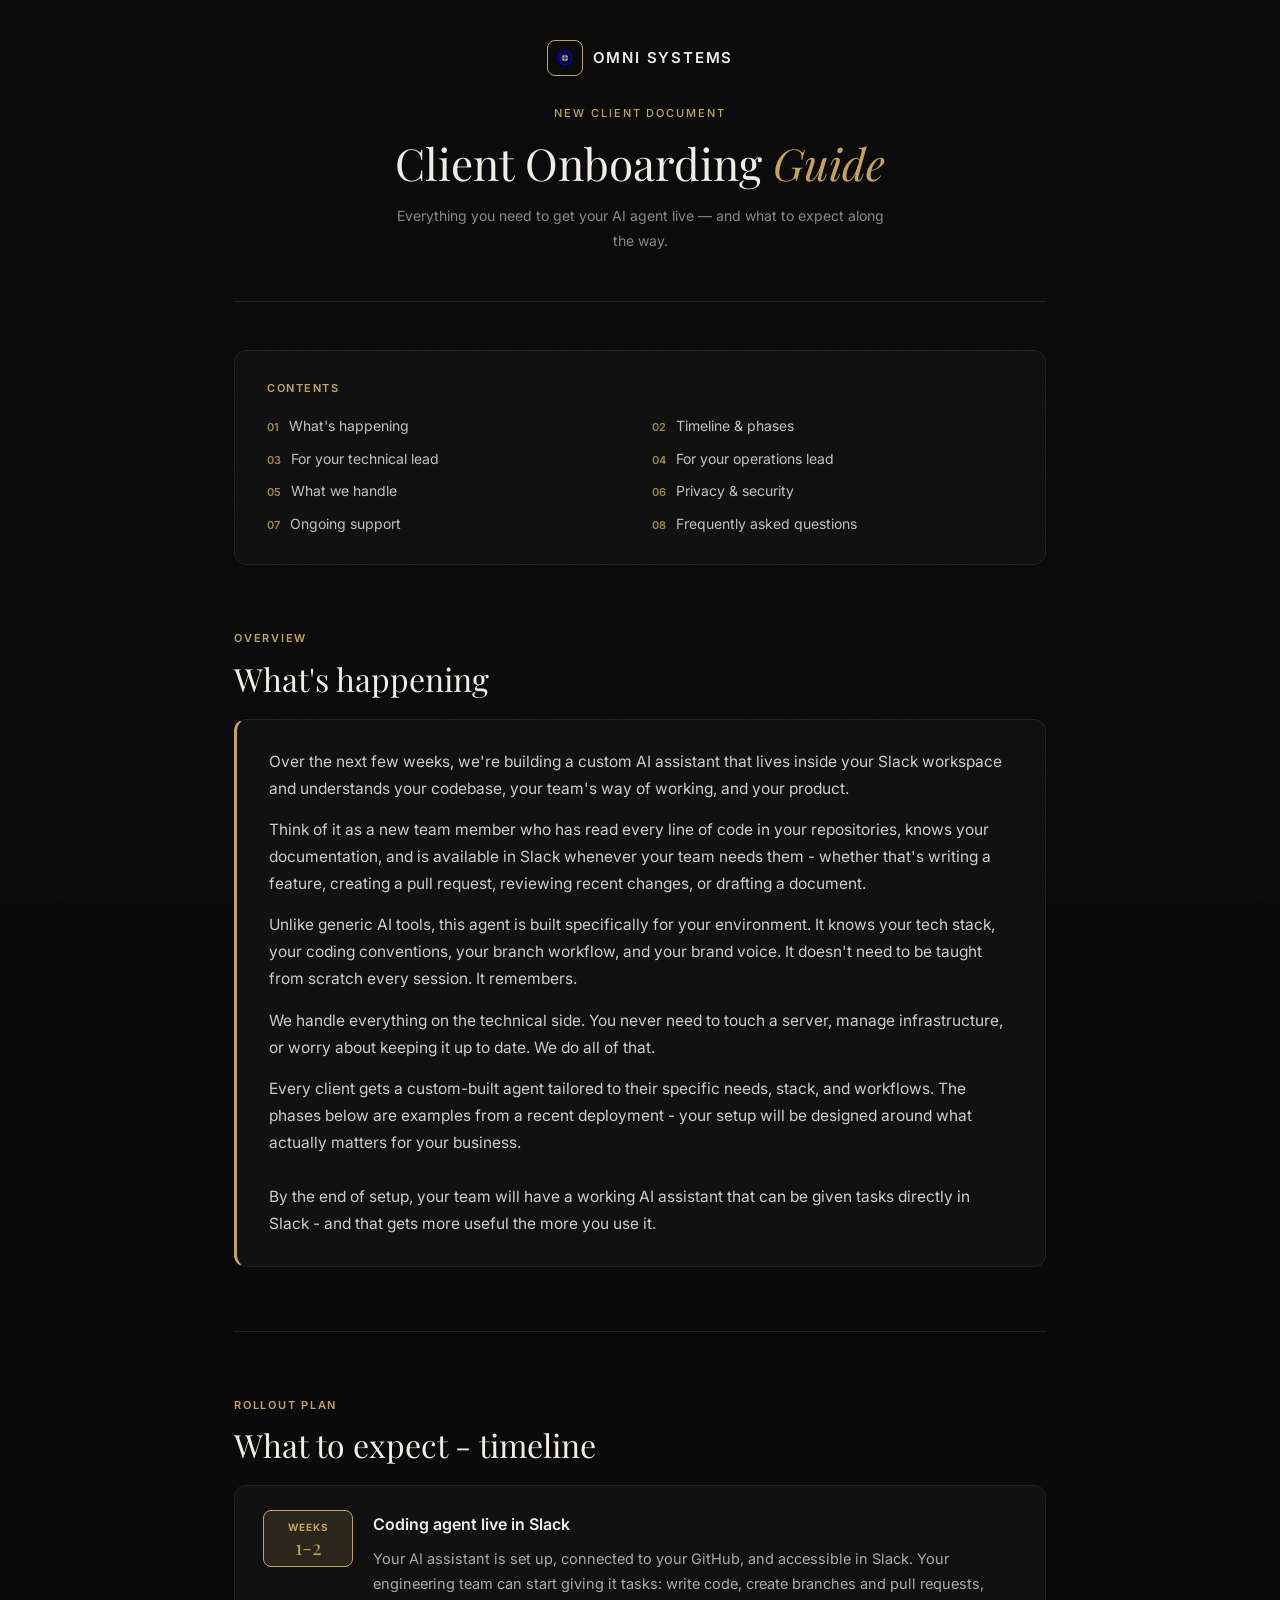
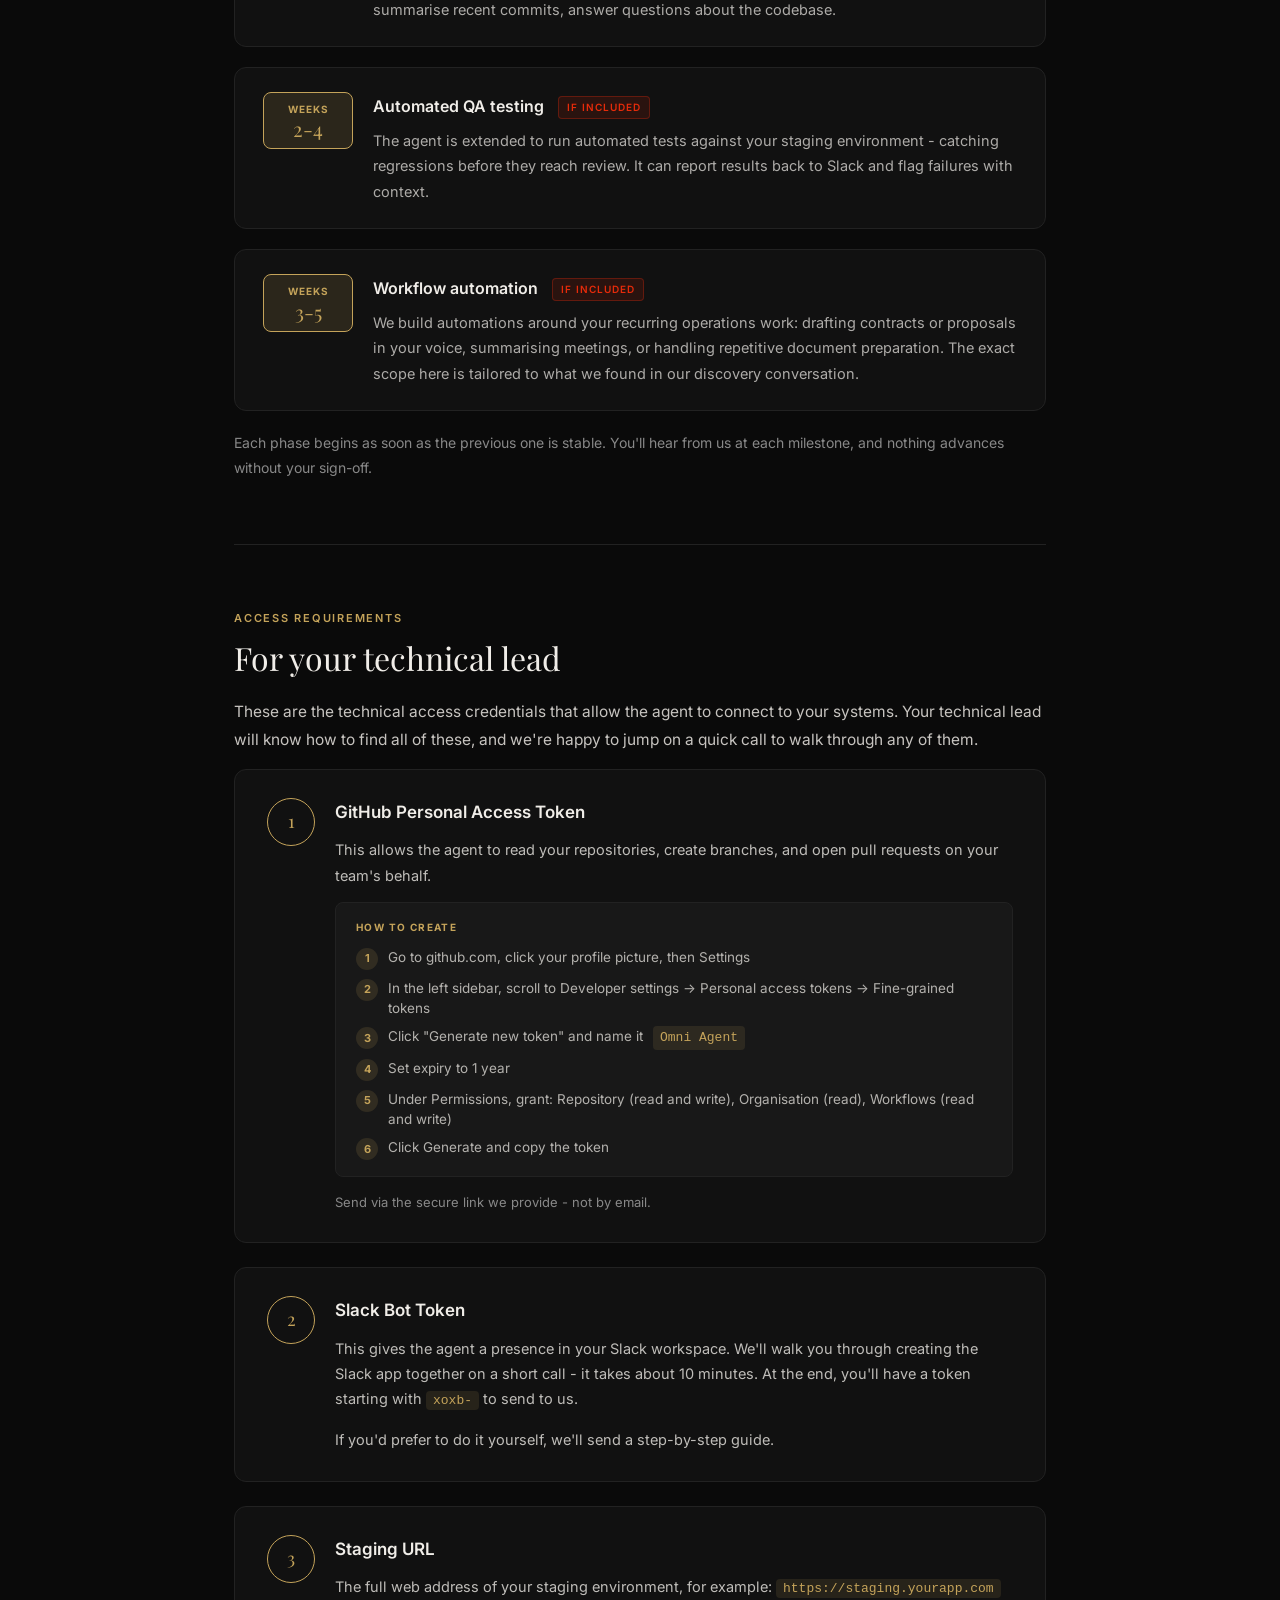
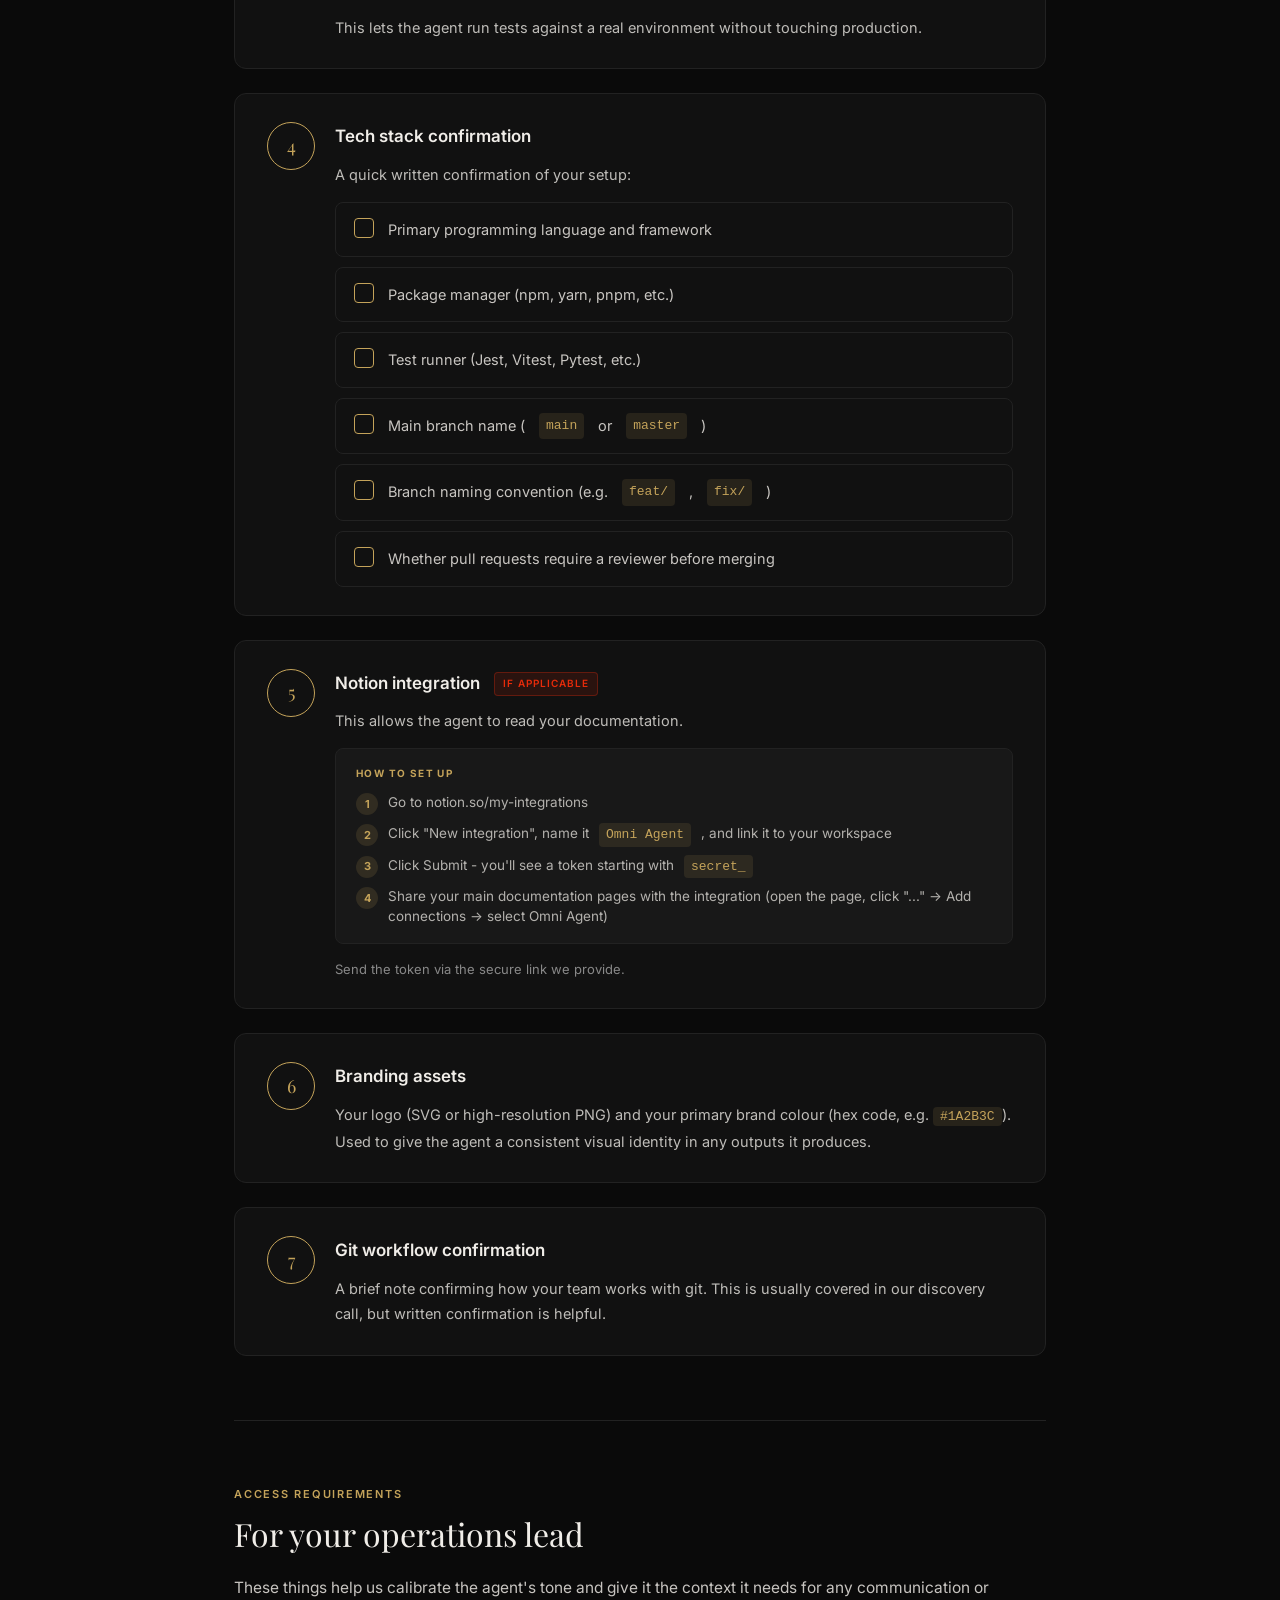
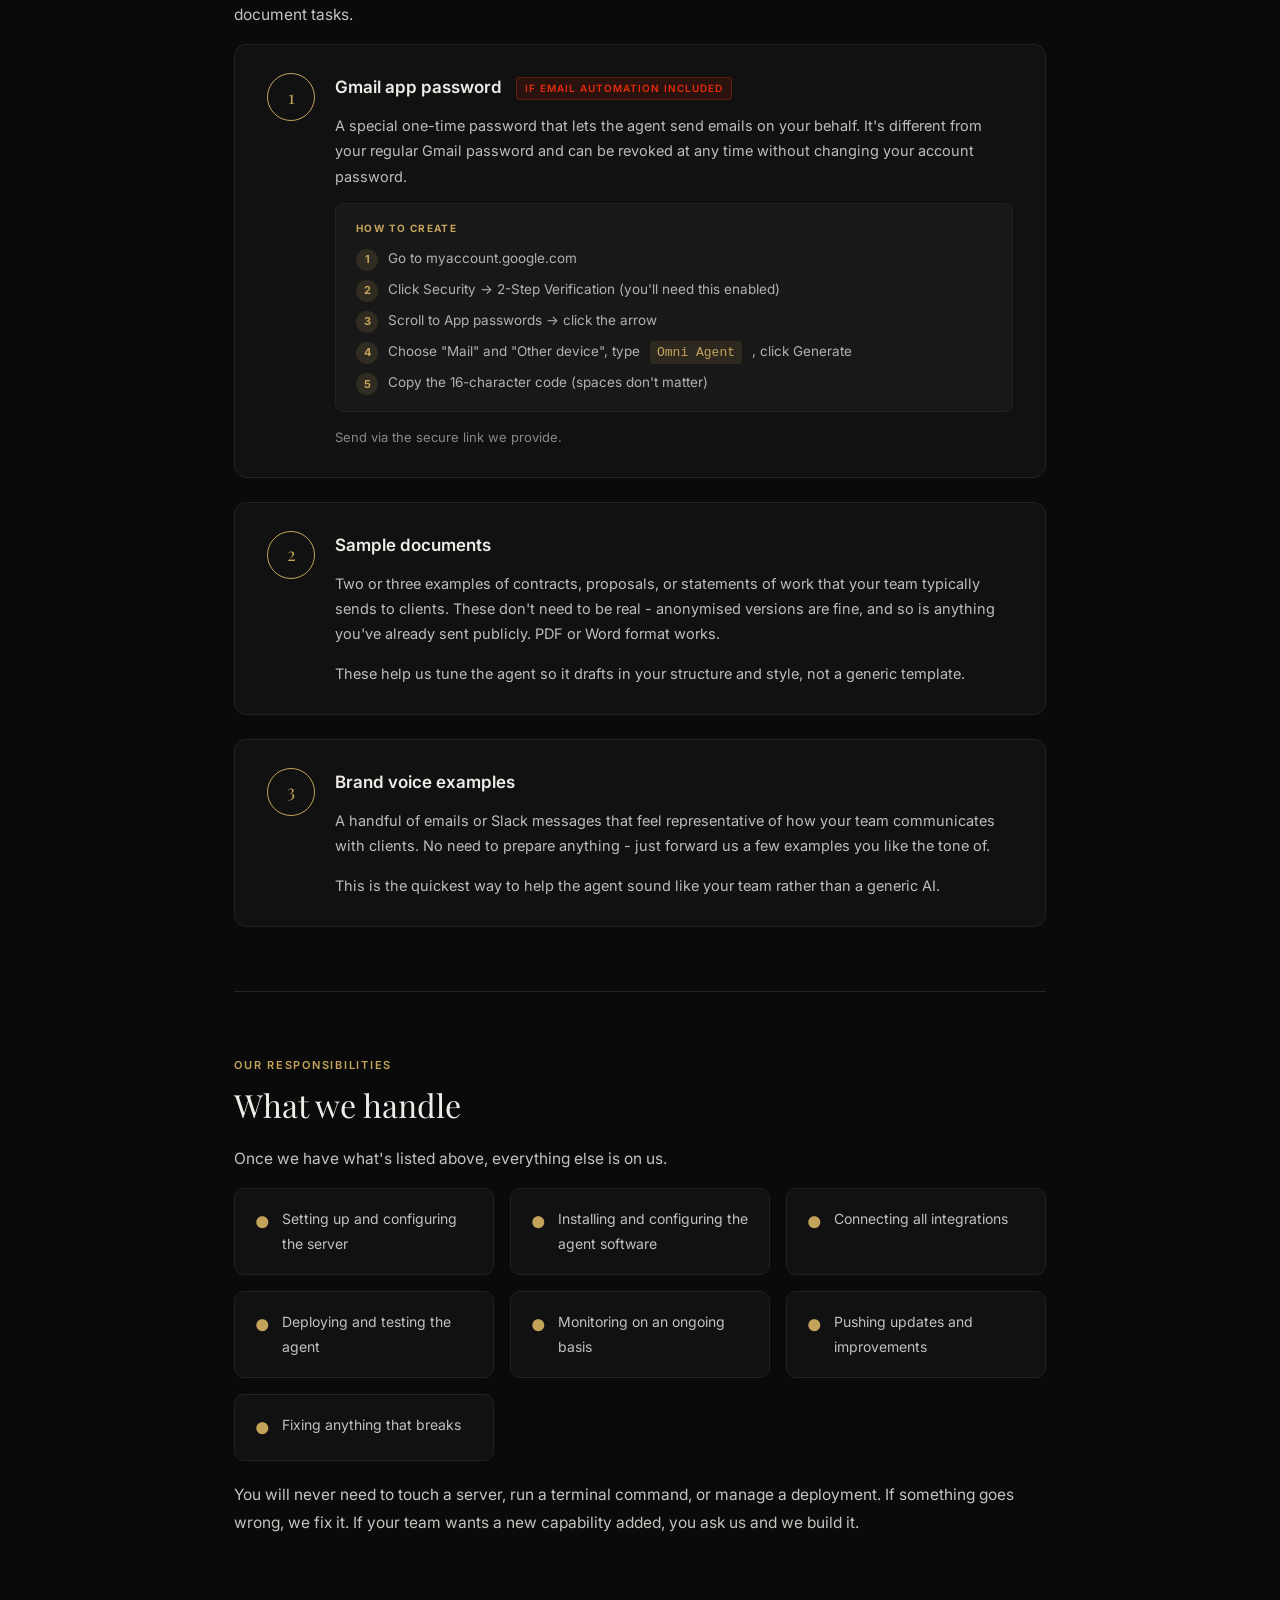
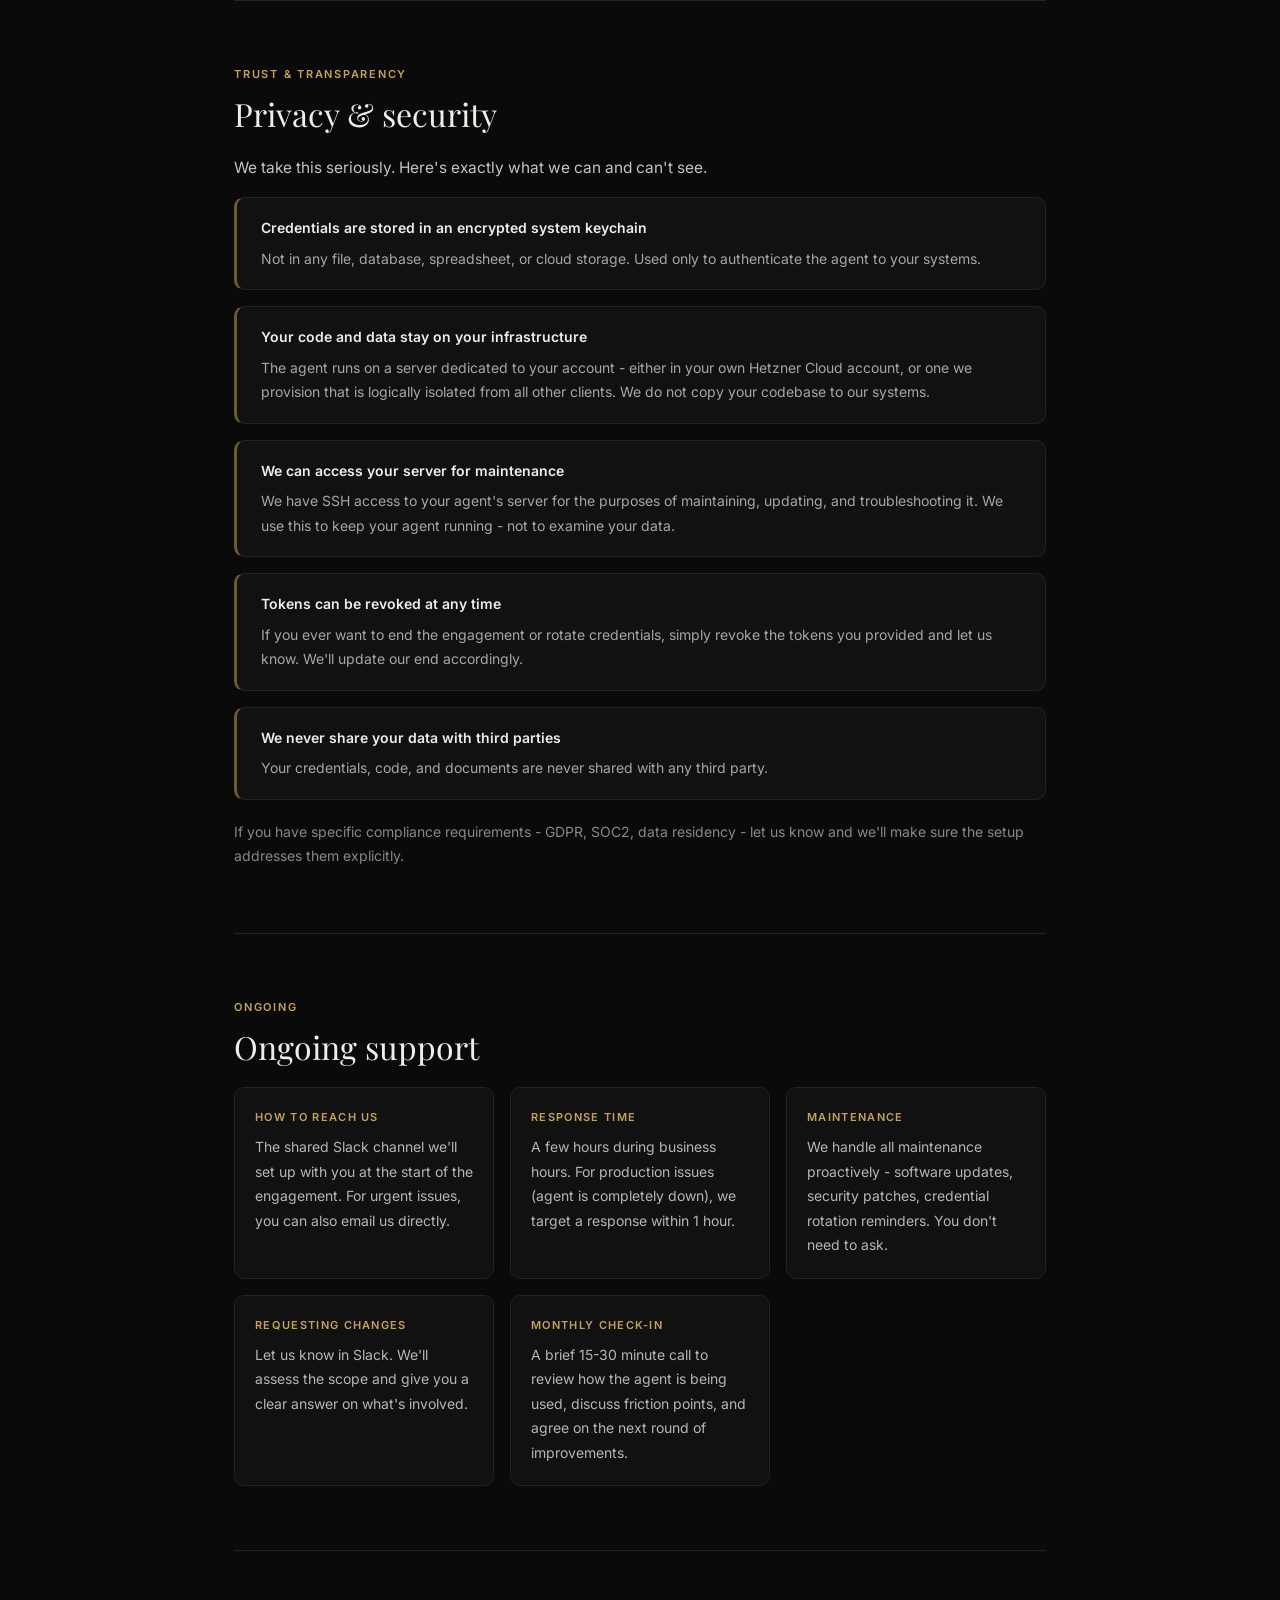
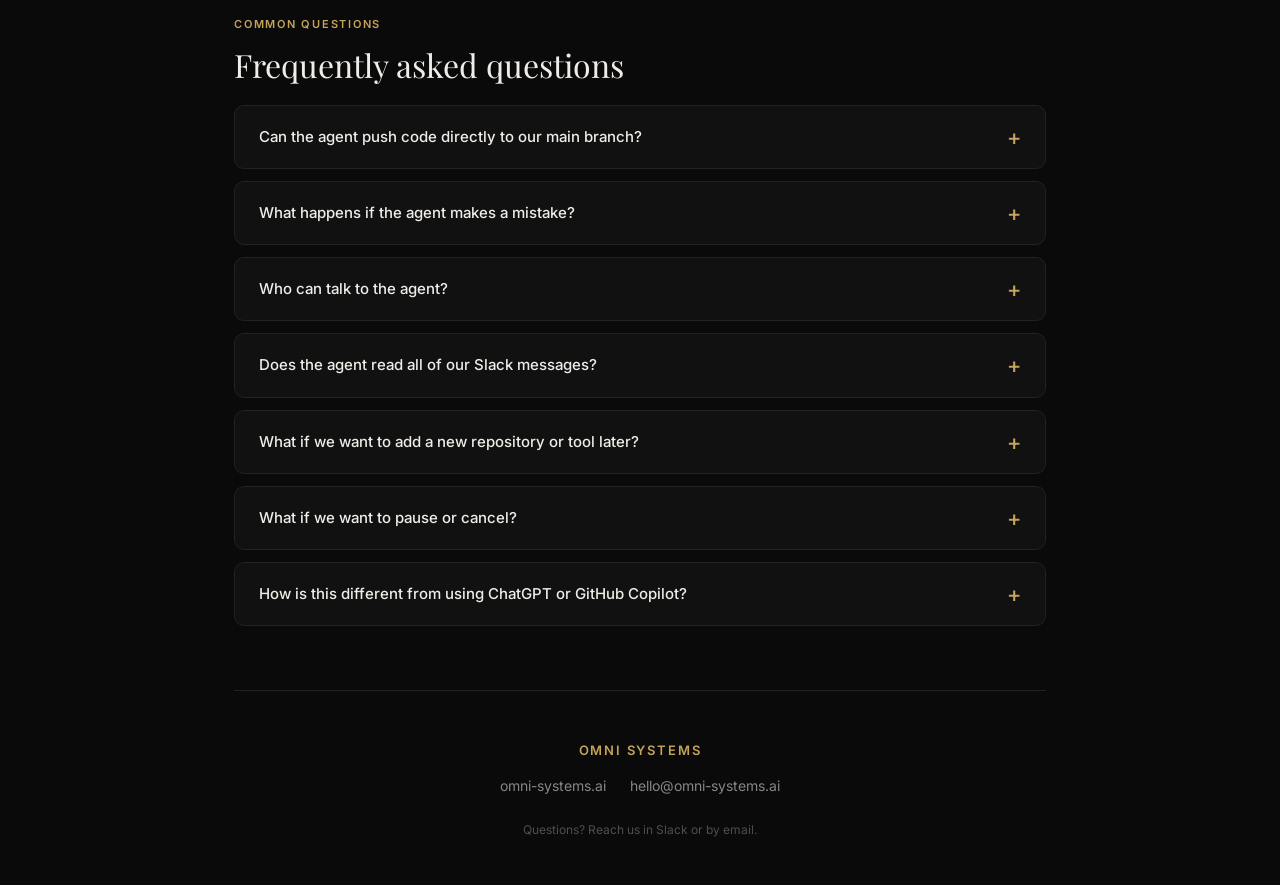
<file: onboarding-guide.html>
<!DOCTYPE html>
<html lang="en">
<head>
  <meta charset="UTF-8" />
  <meta name="viewport" content="width=device-width, initial-scale=1.0" />
  <title>Client Onboarding Guide — Omni Systems</title>
  <link rel="preconnect" href="https://fonts.googleapis.com" />
  <link rel="preconnect" href="https://fonts.gstatic.com" crossorigin />
  <link href="https://fonts.googleapis.com/css2?family=Inter:wght@300;400;500;600;700&family=Playfair+Display:ital,wght@0,400;0,600;1,400&display=swap" rel="stylesheet" />
  <style>
    *, *::before, *::after { box-sizing: border-box; margin: 0; padding: 0; }

    :root {
      --bg: #0a0a0a;
      --surface: #111111;
      --surface2: #181818;
      --border: #222222;
      --gold: #c4a35a;
      --gold-dim: rgba(196,163,90,0.15);
      --red: #E62B0A;
      --white: #f0ede8;
      --muted: #888888;
      --font-body: 'Inter', sans-serif;
      --font-display: 'Playfair Display', serif;
    }

    html { scroll-behavior: smooth; }

    body {
      background-color: var(--bg);
      color: var(--white);
      font-family: var(--font-body);
      font-size: 16px;
      line-height: 1.75;
      min-height: 100vh;
      position: relative;
      overflow-x: hidden;
    }

    /* Paper grain texture */
    body::before {
      content: '';
      position: fixed;
      inset: 0;
      background-image: url("data:image/svg+xml,%3Csvg xmlns='http://www.w3.org/2000/svg' width='300' height='300'%3E%3Cfilter id='noise'%3E%3CfeTurbulence type='fractalNoise' baseFrequency='0.65' numOctaves='3' stitchTiles='stitch'/%3E%3CfeColorMatrix type='saturate' values='0'/%3E%3C/filter%3E%3Crect width='300' height='300' filter='url(%23noise)' opacity='0.04'/%3E%3C/svg%3E");
      pointer-events: none;
      z-index: 0;
      opacity: 0.5;
    }

    .page-wrap {
      position: relative;
      z-index: 1;
      max-width: 860px;
      margin: 0 auto;
      padding: 0 24px;
    }

    /* ── HEADER ── */
    header {
      border-bottom: 1px solid var(--border);
      padding: 40px 0 48px;
      text-align: center;
    }

    .logo {
      display: inline-flex;
      align-items: center;
      gap: 10px;
      margin-bottom: 28px;
      text-decoration: none;
    }

    .logo-mark {
      width: 36px;
      height: 36px;
      border: 1.5px solid var(--gold);
      border-radius: 8px;
      display: flex;
      align-items: center;
      justify-content: center;
    }

    .logo-mark svg {
      width: 18px;
      height: 18px;
      fill: var(--gold);
    }

    .logo-name {
      font-family: var(--font-body);
      font-weight: 600;
      font-size: 15px;
      letter-spacing: 0.12em;
      text-transform: uppercase;
      color: var(--white);
    }

    .header-eyebrow {
      font-family: var(--font-body);
      font-size: 11px;
      font-weight: 500;
      letter-spacing: 0.18em;
      text-transform: uppercase;
      color: var(--gold);
      margin-bottom: 14px;
    }

    header h1 {
      font-family: var(--font-display);
      font-size: clamp(28px, 5vw, 44px);
      font-weight: 400;
      color: var(--white);
      line-height: 1.2;
    }

    header h1 em {
      font-style: italic;
      color: var(--gold);
    }

    .header-sub {
      margin-top: 14px;
      color: var(--muted);
      font-size: 14px;
      max-width: 500px;
      margin-left: auto;
      margin-right: auto;
    }

    /* ── NAV ── */
    .toc {
      margin: 48px 0;
      background: var(--surface);
      border: 1px solid var(--border);
      border-radius: 12px;
      padding: 28px 32px;
    }

    .toc-title {
      font-size: 11px;
      font-weight: 600;
      letter-spacing: 0.14em;
      text-transform: uppercase;
      color: var(--gold);
      margin-bottom: 16px;
    }

    .toc ol {
      list-style: none;
      counter-reset: toc;
      display: grid;
      grid-template-columns: repeat(auto-fill, minmax(260px, 1fr));
      gap: 8px 24px;
    }

    .toc ol li {
      counter-increment: toc;
    }

    .toc ol li a {
      display: flex;
      align-items: baseline;
      gap: 10px;
      color: var(--white);
      text-decoration: none;
      font-size: 14px;
      opacity: 0.8;
      transition: opacity 0.2s;
    }

    .toc ol li a::before {
      content: counter(toc, decimal-leading-zero);
      font-size: 11px;
      color: var(--gold);
      font-weight: 600;
      flex-shrink: 0;
    }

    .toc ol li a:hover { opacity: 1; }

    /* ── SECTIONS ── */
    section {
      margin: 64px 0;
    }

    .section-eyebrow {
      font-size: 11px;
      font-weight: 600;
      letter-spacing: 0.16em;
      text-transform: uppercase;
      color: var(--gold);
      margin-bottom: 10px;
    }

    section h2 {
      font-family: var(--font-display);
      font-size: clamp(22px, 3.5vw, 32px);
      font-weight: 400;
      color: var(--white);
      line-height: 1.25;
      margin-bottom: 20px;
    }

    section h3 {
      font-family: var(--font-body);
      font-size: 15px;
      font-weight: 600;
      letter-spacing: 0.04em;
      text-transform: uppercase;
      color: var(--gold);
      margin: 36px 0 16px;
      padding-bottom: 8px;
      border-bottom: 1px solid var(--border);
    }

    section p {
      color: rgba(240,237,232,0.82);
      margin-bottom: 16px;
      font-size: 15.5px;
    }

    .divider {
      height: 1px;
      background: var(--border);
      margin: 64px 0;
    }

    /* ── INTRO BLOCK ── */
    .intro-card {
      background: var(--surface);
      border: 1px solid var(--border);
      border-left: 3px solid var(--gold);
      border-radius: 12px;
      padding: 28px 32px;
      margin-top: 8px;
    }

    .intro-card p { margin-bottom: 14px; font-size: 15.5px; color: rgba(240,237,232,0.85); }
    .intro-card p:last-child { margin-bottom: 0; }

    /* ── TIMELINE PHASES ── */
    .timeline {
      display: flex;
      flex-direction: column;
      gap: 20px;
      margin-top: 8px;
    }

    .phase-card {
      background: var(--surface);
      border: 1px solid var(--border);
      border-radius: 12px;
      padding: 24px 28px;
      display: grid;
      grid-template-columns: auto 1fr;
      gap: 20px;
      align-items: start;
      transition: border-color 0.2s;
    }

    .phase-card:hover { border-color: var(--gold); }

    .phase-badge {
      background: var(--gold-dim);
      border: 1px solid var(--gold);
      border-radius: 8px;
      padding: 8px 14px;
      text-align: center;
      flex-shrink: 0;
      min-width: 90px;
    }

    .phase-badge .weeks {
      font-size: 10px;
      font-weight: 700;
      letter-spacing: 0.1em;
      text-transform: uppercase;
      color: var(--gold);
      display: block;
    }

    .phase-badge .wk-num {
      font-family: var(--font-display);
      font-size: 20px;
      color: var(--gold);
      display: block;
      line-height: 1.1;
    }

    .phase-body h4 {
      font-size: 16px;
      font-weight: 600;
      color: var(--white);
      margin-bottom: 8px;
    }

    .phase-body p {
      font-size: 14.5px;
      color: rgba(240,237,232,0.7);
      margin: 0;
    }

    .phase-optional {
      display: inline-block;
      background: rgba(230,43,10,0.12);
      border: 1px solid rgba(230,43,10,0.3);
      color: var(--red);
      font-size: 10px;
      font-weight: 600;
      letter-spacing: 0.1em;
      text-transform: uppercase;
      padding: 2px 8px;
      border-radius: 4px;
      margin-left: 10px;
      vertical-align: middle;
    }

    /* ── NUMBERED STEP CARDS ── */
    .steps-grid {
      display: flex;
      flex-direction: column;
      gap: 24px;
    }

    .step-card {
      background: var(--surface);
      border: 1px solid var(--border);
      border-radius: 12px;
      padding: 28px 32px;
      display: grid;
      grid-template-columns: 48px 1fr;
      gap: 20px;
      align-items: start;
    }

    .step-number {
      width: 48px;
      height: 48px;
      border: 1.5px solid var(--gold);
      border-radius: 50%;
      display: flex;
      align-items: center;
      justify-content: center;
      font-family: var(--font-display);
      font-size: 18px;
      color: var(--gold);
      flex-shrink: 0;
    }

    .step-content h4 {
      font-size: 17px;
      font-weight: 600;
      color: var(--white);
      margin-bottom: 10px;
    }

    .step-content p {
      font-size: 14.5px;
      color: rgba(240,237,232,0.78);
      margin-bottom: 14px;
    }

    .step-content p:last-child { margin-bottom: 0; }

    /* how-to instructions */
    .how-to {
      background: var(--surface2);
      border: 1px solid var(--border);
      border-radius: 8px;
      padding: 16px 20px;
      margin-top: 12px;
    }

    .how-to-label {
      font-size: 10px;
      font-weight: 700;
      letter-spacing: 0.14em;
      text-transform: uppercase;
      color: var(--gold);
      margin-bottom: 10px;
    }

    .how-to ol {
      list-style: none;
      counter-reset: howto;
      padding: 0;
    }

    .how-to ol li {
      counter-increment: howto;
      display: flex;
      gap: 10px;
      font-size: 13.5px;
      color: rgba(240,237,232,0.72);
      margin-bottom: 8px;
      line-height: 1.5;
    }

    .how-to ol li:last-child { margin-bottom: 0; }

    .how-to ol li::before {
      content: counter(howto);
      font-size: 11px;
      font-weight: 700;
      color: var(--gold);
      background: var(--gold-dim);
      border-radius: 50%;
      min-width: 22px;
      height: 22px;
      display: flex;
      align-items: center;
      justify-content: center;
      flex-shrink: 0;
      margin-top: 1px;
    }

    code {
      font-family: 'SF Mono', 'Fira Code', monospace;
      background: rgba(196,163,90,0.12);
      color: var(--gold);
      padding: 2px 7px;
      border-radius: 4px;
      font-size: 13px;
    }

    /* ── CHECKLIST ── */
    .checklist {
      list-style: none;
      display: flex;
      flex-direction: column;
      gap: 10px;
      margin-top: 8px;
    }

    .checklist li {
      display: flex;
      align-items: flex-start;
      gap: 14px;
      background: var(--surface);
      border: 1px solid var(--border);
      border-radius: 8px;
      padding: 14px 18px;
      font-size: 14.5px;
      color: rgba(240,237,232,0.82);
      transition: border-color 0.2s;
    }

    .checklist li:hover { border-color: rgba(196,163,90,0.4); }

    .checkbox {
      width: 20px;
      height: 20px;
      border: 1.5px solid var(--gold);
      border-radius: 4px;
      flex-shrink: 0;
      display: flex;
      align-items: center;
      justify-content: center;
      margin-top: 1px;
    }

    /* ── WHAT WE HANDLE ── */
    .handles-grid {
      display: grid;
      grid-template-columns: repeat(auto-fill, minmax(220px, 1fr));
      gap: 16px;
      margin-top: 8px;
    }

    .handle-item {
      background: var(--surface);
      border: 1px solid var(--border);
      border-radius: 10px;
      padding: 18px 20px;
      display: flex;
      gap: 12px;
      align-items: flex-start;
      font-size: 14px;
      color: rgba(240,237,232,0.8);
    }

    .handle-icon {
      color: var(--gold);
      font-size: 16px;
      flex-shrink: 0;
      margin-top: 1px;
    }

    /* ── SECURITY ── */
    .security-grid {
      display: flex;
      flex-direction: column;
      gap: 16px;
      margin-top: 8px;
    }

    .security-item {
      background: var(--surface);
      border: 1px solid var(--border);
      border-left: 3px solid rgba(196,163,90,0.5);
      border-radius: 10px;
      padding: 18px 24px;
    }

    .security-item h5 {
      font-size: 14px;
      font-weight: 600;
      color: var(--white);
      margin-bottom: 6px;
    }

    .security-item p {
      font-size: 14px;
      color: rgba(240,237,232,0.68);
      margin: 0;
    }

    /* ── SUPPORT ── */
    .support-grid {
      display: grid;
      grid-template-columns: repeat(auto-fill, minmax(200px, 1fr));
      gap: 16px;
      margin-top: 8px;
    }

    .support-card {
      background: var(--surface);
      border: 1px solid var(--border);
      border-radius: 10px;
      padding: 20px;
    }

    .support-card .label {
      font-size: 11px;
      font-weight: 600;
      letter-spacing: 0.12em;
      text-transform: uppercase;
      color: var(--gold);
      margin-bottom: 8px;
    }

    .support-card p {
      font-size: 14px;
      color: rgba(240,237,232,0.75);
      margin: 0;
    }

    /* ── FAQ ACCORDION ── */
    .faq-list {
      display: flex;
      flex-direction: column;
      gap: 12px;
      margin-top: 8px;
    }

    details.faq-item {
      background: var(--surface);
      border: 1px solid var(--border);
      border-radius: 10px;
      overflow: hidden;
      transition: border-color 0.2s;
    }

    details.faq-item[open] {
      border-color: rgba(196,163,90,0.5);
    }

    details.faq-item summary {
      display: flex;
      align-items: center;
      justify-content: space-between;
      padding: 18px 24px;
      cursor: pointer;
      list-style: none;
      font-size: 15px;
      font-weight: 500;
      color: var(--white);
      user-select: none;
      gap: 16px;
    }

    details.faq-item summary::-webkit-details-marker { display: none; }

    details.faq-item summary::after {
      content: '+';
      font-size: 22px;
      color: var(--gold);
      flex-shrink: 0;
      line-height: 1;
      transition: transform 0.2s;
    }

    details.faq-item[open] summary::after {
      content: '−';
    }

    .faq-answer {
      padding: 0 24px 20px;
      font-size: 14.5px;
      color: rgba(240,237,232,0.72);
      line-height: 1.7;
      border-top: 1px solid var(--border);
      padding-top: 16px;
    }

    /* ── FOOTER ── */
    footer {
      border-top: 1px solid var(--border);
      padding: 48px 0;
      text-align: center;
    }

    .footer-logo {
      font-family: var(--font-body);
      font-weight: 600;
      font-size: 13px;
      letter-spacing: 0.14em;
      text-transform: uppercase;
      color: var(--gold);
      margin-bottom: 12px;
    }

    .footer-links {
      display: flex;
      align-items: center;
      justify-content: center;
      gap: 24px;
      flex-wrap: wrap;
      margin-bottom: 20px;
    }

    .footer-links a {
      color: rgba(240,237,232,0.55);
      text-decoration: none;
      font-size: 14px;
      transition: color 0.2s;
    }

    .footer-links a:hover { color: var(--gold); }

    .footer-copy {
      font-size: 12px;
      color: rgba(240,237,232,0.3);
    }

    /* ── RESPONSIVE ── */
    @media (max-width: 600px) {
      .page-wrap { padding: 0 16px; }
      .step-card { grid-template-columns: 1fr; }
      .step-number { display: none; }
      .toc ol { grid-template-columns: 1fr; }
      .phase-card { grid-template-columns: 1fr; }
      .phase-badge { width: fit-content; }
    }

    /* ── PRINT ── */
    @media print {
      body {
        background: #ffffff;
        color: #111111;
      }
      body::before { display: none; }
      header, section, footer { border-color: #dddddd; }
      .intro-card, .phase-card, .step-card, .checklist li,
      .handle-item, .security-item, .support-card, details.faq-item {
        background: #f8f8f8;
        border-color: #dddddd;
        color: #111111;
      }
      .phase-card:hover, .checklist li:hover { border-color: #dddddd; }
      :root {
        --gold: #8a6d1e;
        --white: #111111;
        --muted: #555555;
        --surface: #f8f8f8;
        --surface2: #eeeeee;
        --border: #dddddd;
        --bg: #ffffff;
      }
      section p, .phase-body p, .step-content p, .security-item p,
      .support-card p, .faq-answer {
        color: #333333;
      }
      details.faq-item[open] { border-color: #aaaaaa; }
      a { color: #8a6d1e; }
      .toc ol li a::before { color: #8a6d1e; }
      code { background: #eeeeee; color: #8a6d1e; }
    }
  </style>
</head>
<body>
<div class="page-wrap">

  <!-- HEADER -->
  <header>
    <a href="https://omni-systems.ai" class="logo">
      <div class="logo-mark">
        <svg viewBox="0 0 20 20" xmlns="http://www.w3.org/2000/svg">
          <circle cx="10" cy="10" r="3.5"/>
          <circle cx="10" cy="10" r="7.5" fill="none" stroke="currentColor" stroke-width="1.2"/>
          <line x1="10" y1="2" x2="10" y2="18" stroke="currentColor" stroke-width="1"/>
          <line x1="2" y1="10" x2="18" y2="10" stroke="currentColor" stroke-width="1"/>
        </svg>
      </div>
      <span class="logo-name">Omni Systems</span>
    </a>
    <div class="header-eyebrow">New Client Document</div>
    <h1>Client Onboarding <em>Guide</em></h1>
    <p class="header-sub">Everything you need to get your AI agent live — and what to expect along the way.</p>
  </header>

  <!-- TABLE OF CONTENTS -->
  <nav class="toc" aria-label="Page contents">
    <div class="toc-title">Contents</div>
    <ol>
      <li><a href="#what-happening">What's happening</a></li>
      <li><a href="#timeline">Timeline &amp; phases</a></li>
      <li><a href="#tech-lead">For your technical lead</a></li>
      <li><a href="#ops-lead">For your operations lead</a></li>
      <li><a href="#we-handle">What we handle</a></li>
      <li><a href="#security">Privacy &amp; security</a></li>
      <li><a href="#support">Ongoing support</a></li>
      <li><a href="#faq">Frequently asked questions</a></li>
    </ol>
  </nav>

  <!-- WHAT'S HAPPENING -->
  <section id="what-happening">
    <div class="section-eyebrow">Overview</div>
    <h2>What's happening</h2>
    <div class="intro-card">
      <p>Over the next few weeks, we're building a custom AI assistant that lives inside your Slack workspace and understands your codebase, your team's way of working, and your product.</p>
      <p>Think of it as a new team member who has read every line of code in your repositories, knows your documentation, and is available in Slack whenever your team needs them - whether that's writing a feature, creating a pull request, reviewing recent changes, or drafting a document.</p>
      <p>Unlike generic AI tools, this agent is built specifically for your environment. It knows your tech stack, your coding conventions, your branch workflow, and your brand voice. It doesn't need to be taught from scratch every session. It remembers.</p>
      <p>We handle everything on the technical side. You never need to touch a server, manage infrastructure, or worry about keeping it up to date. We do all of that.</p>
      <p>Every client gets a custom-built agent tailored to their specific needs, stack, and workflows. The phases below are examples from a recent deployment - your setup will be designed around what actually matters for your business.<br><br>By the end of setup, your team will have a working AI assistant that can be given tasks directly in Slack - and that gets more useful the more you use it.</p>
    </div>
  </section>

  <div class="divider"></div>

  <!-- TIMELINE -->
  <section id="timeline">
    <div class="section-eyebrow">Rollout plan</div>
    <h2>What to expect - timeline</h2>
    <div class="timeline">
      <div class="phase-card">
        <div class="phase-badge">
          <span class="weeks">Weeks</span>
          <span class="wk-num">1-2</span>
        </div>
        <div class="phase-body">
          <h4>Coding agent live in Slack</h4>
          <p>Your AI assistant is set up, connected to your GitHub, and accessible in Slack. Your engineering team can start giving it tasks: write code, create branches and pull requests, summarise recent commits, answer questions about the codebase.</p>
        </div>
      </div>
      <div class="phase-card">
        <div class="phase-badge">
          <span class="weeks">Weeks</span>
          <span class="wk-num">2-4</span>
        </div>
        <div class="phase-body">
          <h4>Automated QA testing <span class="phase-optional">if included</span></h4>
          <p>The agent is extended to run automated tests against your staging environment - catching regressions before they reach review. It can report results back to Slack and flag failures with context.</p>
        </div>
      </div>
      <div class="phase-card">
        <div class="phase-badge">
          <span class="weeks">Weeks</span>
          <span class="wk-num">3-5</span>
        </div>
        <div class="phase-body">
          <h4>Workflow automation <span class="phase-optional">if included</span></h4>
          <p>We build automations around your recurring operations work: drafting contracts or proposals in your voice, summarising meetings, or handling repetitive document preparation. The exact scope here is tailored to what we found in our discovery conversation.</p>
        </div>
      </div>
    </div>
    <p style="margin-top: 20px; font-size: 14px; color: var(--muted);">Each phase begins as soon as the previous one is stable. You'll hear from us at each milestone, and nothing advances without your sign-off.</p>
  </section>

  <div class="divider"></div>

  <!-- TECH LEAD -->
  <section id="tech-lead">
    <div class="section-eyebrow">Access requirements</div>
    <h2>For your technical lead</h2>
    <p>These are the technical access credentials that allow the agent to connect to your systems. Your technical lead will know how to find all of these, and we're happy to jump on a quick call to walk through any of them.</p>

    <div class="steps-grid">

      <div class="step-card">
        <div class="step-number">1</div>
        <div class="step-content">
          <h4>GitHub Personal Access Token</h4>
          <p>This allows the agent to read your repositories, create branches, and open pull requests on your team's behalf.</p>
          <div class="how-to">
            <div class="how-to-label">How to create</div>
            <ol>
              <li>Go to github.com, click your profile picture, then Settings</li>
              <li>In the left sidebar, scroll to Developer settings &rarr; Personal access tokens &rarr; Fine-grained tokens</li>
              <li>Click "Generate new token" and name it <code>Omni Agent</code></li>
              <li>Set expiry to 1 year</li>
              <li>Under Permissions, grant: Repository (read and write), Organisation (read), Workflows (read and write)</li>
              <li>Click Generate and copy the token</li>
            </ol>
          </div>
          <p style="margin-top: 14px; font-size: 13px; color: var(--muted);">Send via the secure link we provide - not by email.</p>
        </div>
      </div>

      <div class="step-card">
        <div class="step-number">2</div>
        <div class="step-content">
          <h4>Slack Bot Token</h4>
          <p>This gives the agent a presence in your Slack workspace. We'll walk you through creating the Slack app together on a short call - it takes about 10 minutes. At the end, you'll have a token starting with <code>xoxb-</code> to send to us.</p>
          <p>If you'd prefer to do it yourself, we'll send a step-by-step guide.</p>
        </div>
      </div>

      <div class="step-card">
        <div class="step-number">3</div>
        <div class="step-content">
          <h4>Staging URL</h4>
          <p>The full web address of your staging environment, for example: <code>https://staging.yourapp.com</code></p>
          <p>This lets the agent run tests against a real environment without touching production.</p>
        </div>
      </div>

      <div class="step-card">
        <div class="step-number">4</div>
        <div class="step-content">
          <h4>Tech stack confirmation</h4>
          <p>A quick written confirmation of your setup:</p>
          <ul class="checklist" style="margin-top: 12px;">
            <li><div class="checkbox"></div>Primary programming language and framework</li>
            <li><div class="checkbox"></div>Package manager (npm, yarn, pnpm, etc.)</li>
            <li><div class="checkbox"></div>Test runner (Jest, Vitest, Pytest, etc.)</li>
            <li><div class="checkbox"></div>Main branch name (<code>main</code> or <code>master</code>)</li>
            <li><div class="checkbox"></div>Branch naming convention (e.g. <code>feat/</code>, <code>fix/</code>)</li>
            <li><div class="checkbox"></div>Whether pull requests require a reviewer before merging</li>
          </ul>
        </div>
      </div>

      <div class="step-card">
        <div class="step-number">5</div>
        <div class="step-content">
          <h4>Notion integration <span class="phase-optional">if applicable</span></h4>
          <p>This allows the agent to read your documentation.</p>
          <div class="how-to">
            <div class="how-to-label">How to set up</div>
            <ol>
              <li>Go to notion.so/my-integrations</li>
              <li>Click "New integration", name it <code>Omni Agent</code>, and link it to your workspace</li>
              <li>Click Submit - you'll see a token starting with <code>secret_</code></li>
              <li>Share your main documentation pages with the integration (open the page, click "..." &rarr; Add connections &rarr; select Omni Agent)</li>
            </ol>
          </div>
          <p style="margin-top: 14px; font-size: 13px; color: var(--muted);">Send the token via the secure link we provide.</p>
        </div>
      </div>

      <div class="step-card">
        <div class="step-number">6</div>
        <div class="step-content">
          <h4>Branding assets</h4>
          <p>Your logo (SVG or high-resolution PNG) and your primary brand colour (hex code, e.g. <code>#1A2B3C</code>). Used to give the agent a consistent visual identity in any outputs it produces.</p>
        </div>
      </div>

      <div class="step-card">
        <div class="step-number">7</div>
        <div class="step-content">
          <h4>Git workflow confirmation</h4>
          <p>A brief note confirming how your team works with git. This is usually covered in our discovery call, but written confirmation is helpful.</p>
        </div>
      </div>

    </div>
  </section>

  <div class="divider"></div>

  <!-- OPS LEAD -->
  <section id="ops-lead">
    <div class="section-eyebrow">Access requirements</div>
    <h2>For your operations lead</h2>
    <p>These things help us calibrate the agent's tone and give it the context it needs for any communication or document tasks.</p>

    <div class="steps-grid">

      <div class="step-card">
        <div class="step-number">1</div>
        <div class="step-content">
          <h4>Gmail app password <span class="phase-optional">if email automation included</span></h4>
          <p>A special one-time password that lets the agent send emails on your behalf. It's different from your regular Gmail password and can be revoked at any time without changing your account password.</p>
          <div class="how-to">
            <div class="how-to-label">How to create</div>
            <ol>
              <li>Go to myaccount.google.com</li>
              <li>Click Security &rarr; 2-Step Verification (you'll need this enabled)</li>
              <li>Scroll to App passwords &rarr; click the arrow</li>
              <li>Choose "Mail" and "Other device", type <code>Omni Agent</code>, click Generate</li>
              <li>Copy the 16-character code (spaces don't matter)</li>
            </ol>
          </div>
          <p style="margin-top: 14px; font-size: 13px; color: var(--muted);">Send via the secure link we provide.</p>
        </div>
      </div>

      <div class="step-card">
        <div class="step-number">2</div>
        <div class="step-content">
          <h4>Sample documents</h4>
          <p>Two or three examples of contracts, proposals, or statements of work that your team typically sends to clients. These don't need to be real - anonymised versions are fine, and so is anything you've already sent publicly. PDF or Word format works.</p>
          <p>These help us tune the agent so it drafts in your structure and style, not a generic template.</p>
        </div>
      </div>

      <div class="step-card">
        <div class="step-number">3</div>
        <div class="step-content">
          <h4>Brand voice examples</h4>
          <p>A handful of emails or Slack messages that feel representative of how your team communicates with clients. No need to prepare anything - just forward us a few examples you like the tone of.</p>
          <p>This is the quickest way to help the agent sound like your team rather than a generic AI.</p>
        </div>
      </div>

    </div>
  </section>

  <div class="divider"></div>

  <!-- WHAT WE HANDLE -->
  <section id="we-handle">
    <div class="section-eyebrow">Our responsibilities</div>
    <h2>What we handle</h2>
    <p>Once we have what's listed above, everything else is on us.</p>
    <div class="handles-grid">
      <div class="handle-item"><span class="handle-icon">&#9679;</span>Setting up and configuring the server</div>
      <div class="handle-item"><span class="handle-icon">&#9679;</span>Installing and configuring the agent software</div>
      <div class="handle-item"><span class="handle-icon">&#9679;</span>Connecting all integrations</div>
      <div class="handle-item"><span class="handle-icon">&#9679;</span>Deploying and testing the agent</div>
      <div class="handle-item"><span class="handle-icon">&#9679;</span>Monitoring on an ongoing basis</div>
      <div class="handle-item"><span class="handle-icon">&#9679;</span>Pushing updates and improvements</div>
      <div class="handle-item"><span class="handle-icon">&#9679;</span>Fixing anything that breaks</div>
    </div>
    <p style="margin-top: 20px;">You will never need to touch a server, run a terminal command, or manage a deployment. If something goes wrong, we fix it. If your team wants a new capability added, you ask us and we build it.</p>
  </section>

  <div class="divider"></div>

  <!-- SECURITY -->
  <section id="security">
    <div class="section-eyebrow">Trust &amp; transparency</div>
    <h2>Privacy &amp; security</h2>
    <p>We take this seriously. Here's exactly what we can and can't see.</p>
    <div class="security-grid">
      <div class="security-item">
        <h5>Credentials are stored in an encrypted system keychain</h5>
        <p>Not in any file, database, spreadsheet, or cloud storage. Used only to authenticate the agent to your systems.</p>
      </div>
      <div class="security-item">
        <h5>Your code and data stay on your infrastructure</h5>
        <p>The agent runs on a server dedicated to your account - either in your own Hetzner Cloud account, or one we provision that is logically isolated from all other clients. We do not copy your codebase to our systems.</p>
      </div>
      <div class="security-item">
        <h5>We can access your server for maintenance</h5>
        <p>We have SSH access to your agent's server for the purposes of maintaining, updating, and troubleshooting it. We use this to keep your agent running - not to examine your data.</p>
      </div>
      <div class="security-item">
        <h5>Tokens can be revoked at any time</h5>
        <p>If you ever want to end the engagement or rotate credentials, simply revoke the tokens you provided and let us know. We'll update our end accordingly.</p>
      </div>
      <div class="security-item">
        <h5>We never share your data with third parties</h5>
        <p>Your credentials, code, and documents are never shared with any third party.</p>
      </div>
    </div>
    <p style="margin-top: 20px; font-size: 14px; color: var(--muted);">If you have specific compliance requirements - GDPR, SOC2, data residency - let us know and we'll make sure the setup addresses them explicitly.</p>
  </section>

  <div class="divider"></div>

  <!-- SUPPORT -->
  <section id="support">
    <div class="section-eyebrow">Ongoing</div>
    <h2>Ongoing support</h2>
    <div class="support-grid">
      <div class="support-card">
        <div class="label">How to reach us</div>
        <p>The shared Slack channel we'll set up with you at the start of the engagement. For urgent issues, you can also email us directly.</p>
      </div>
      <div class="support-card">
        <div class="label">Response time</div>
        <p>A few hours during business hours. For production issues (agent is completely down), we target a response within 1 hour.</p>
      </div>
      <div class="support-card">
        <div class="label">Maintenance</div>
        <p>We handle all maintenance proactively - software updates, security patches, credential rotation reminders. You don't need to ask.</p>
      </div>
      <div class="support-card">
        <div class="label">Requesting changes</div>
        <p>Let us know in Slack. We'll assess the scope and give you a clear answer on what's involved.</p>
      </div>
      <div class="support-card">
        <div class="label">Monthly check-in</div>
        <p>A brief 15-30 minute call to review how the agent is being used, discuss friction points, and agree on the next round of improvements.</p>
      </div>
    </div>
  </section>

  <div class="divider"></div>

  <!-- FAQ -->
  <section id="faq">
    <div class="section-eyebrow">Common questions</div>
    <h2>Frequently asked questions</h2>
    <div class="faq-list">

      <details class="faq-item">
        <summary>Can the agent push code directly to our main branch?</summary>
        <div class="faq-answer">No. The agent always creates a new branch and opens a pull request. It never pushes directly to your main or master branch. Your team reviews and merges as normal.</div>
      </details>

      <details class="faq-item">
        <summary>What happens if the agent makes a mistake?</summary>
        <div class="faq-answer">The same thing that happens with any developer - you review the PR and request changes, or reject it. The agent can be given feedback directly in Slack ("that approach won't work because...") and it will adjust. Over time, it gets better at understanding your team's standards.</div>
      </details>

      <details class="faq-item">
        <summary>Who can talk to the agent?</summary>
        <div class="faq-answer">Anyone you invite to the agent's Slack channel. You control who has access. We recommend starting with your engineering team and expanding from there once they're comfortable with it.</div>
      </details>

      <details class="faq-item">
        <summary>Does the agent read all of our Slack messages?</summary>
        <div class="faq-answer">No. The agent only reads messages in channels it has been explicitly added to, and direct messages sent to it. It does not have access to your broader Slack workspace history.</div>
      </details>

      <details class="faq-item">
        <summary>What if we want to add a new repository or tool later?</summary>
        <div class="faq-answer">Just let us know. Adding new repositories or integrations is a standard maintenance task. We'll update the agent's configuration and deploy the change - usually within a day.</div>
      </details>

      <details class="faq-item">
        <summary>What if we want to pause or cancel?</summary>
        <div class="faq-answer">You can pause or end the engagement at any time. On your side, you revoke the tokens you've provided. On our side, we shut down the agent's server and delete all associated credentials. There's no lock-in.</div>
      </details>

      <details class="faq-item">
        <summary>How is this different from using ChatGPT or GitHub Copilot?</summary>
        <div class="faq-answer">General AI tools are general - they don't know your codebase, your team's conventions, your staging environment, or your brand voice. They also don't take action: they can't create branches, open PRs, or send emails. Your Omni agent is configured specifically for your environment and can act, not just advise. It also maintains memory across sessions, so it gets more useful over time rather than starting from scratch every conversation.</div>
      </details>

    </div>
  </section>

  <!-- FOOTER -->
  <footer>
    <div class="footer-logo">Omni Systems</div>
    <div class="footer-links">
      <a href="https://omni-systems.ai">omni-systems.ai</a>
      <a href="mailto:hello@omni-systems.ai">hello@omni-systems.ai</a>
    </div>
    <div class="footer-copy">Questions? Reach us in Slack or by email.</div>
  </footer>

</div>
</body>
</html>
</file>
<file: _next/static/chunks/26m1tlvd_wgxq.css>
@font-face{font-family:Archivo;font-style:normal;font-weight:100 900;font-stretch:62% 125%;font-display:swap;src:url(../media/af21ab248943f479-s.3gj6ciom31zjc.woff2)format("woff2");unicode-range:U+102-103,U+110-111,U+128-129,U+168-169,U+1A0-1A1,U+1AF-1B0,U+300-301,U+303-304,U+308-309,U+323,U+329,U+1EA0-1EF9,U+20AB}@font-face{font-family:Archivo;font-style:normal;font-weight:100 900;font-stretch:62% 125%;font-display:swap;src:url(../media/4ae66b896b591e96-s.0_kz_z3o_slvt.woff2)format("woff2");unicode-range:U+100-2BA,U+2BD-2C5,U+2C7-2CC,U+2CE-2D7,U+2DD-2FF,U+304,U+308,U+329,U+1D00-1DBF,U+1E00-1E9F,U+1EF2-1EFF,U+2020,U+20A0-20AB,U+20AD-20C0,U+2113,U+2C60-2C7F,U+A720-A7FF}@font-face{font-family:Archivo;font-style:normal;font-weight:100 900;font-stretch:62% 125%;font-display:swap;src:url(../media/21ca8f3f56c22ca2-s.p.1cp9-4nby68jc.woff2)format("woff2");unicode-range:U+??,U+131,U+152-153,U+2BB-2BC,U+2C6,U+2DA,U+2DC,U+304,U+308,U+329,U+2000-206F,U+20AC,U+2122,U+2191,U+2193,U+2212,U+2215,U+FEFF,U+FFFD}@font-face{font-family:Archivo Fallback;src:local(Arial);ascent-override:88.96%;descent-override:21.28%;line-gap-override:0.0%;size-adjust:98.7%}.archivo_d462d458-module__sS3bCG__className{font-family:Archivo,Archivo Fallback;font-style:normal}.archivo_d462d458-module__sS3bCG__variable{--font-archivo:"Archivo", "Archivo Fallback"}
@font-face{font-family:IBM Plex Mono;font-style:normal;font-weight:400;font-display:swap;src:url(../media/e390973e931a41c5-s.0rgnxg2b64rzs.woff2)format("woff2");unicode-range:U+460-52F,U+1C80-1C8A,U+20B4,U+2DE0-2DFF,U+A640-A69F,U+FE2E-FE2F}@font-face{font-family:IBM Plex Mono;font-style:normal;font-weight:400;font-display:swap;src:url(../media/59b15b4bcd7b1eb5-s.2vemzm0itqzfy.woff2)format("woff2");unicode-range:U+301,U+400-45F,U+490-491,U+4B0-4B1,U+2116}@font-face{font-family:IBM Plex Mono;font-style:normal;font-weight:400;font-display:swap;src:url(../media/e532fa1b9921e1cd-s.3cb5lpr2l6xud.woff2)format("woff2");unicode-range:U+102-103,U+110-111,U+128-129,U+168-169,U+1A0-1A1,U+1AF-1B0,U+300-301,U+303-304,U+308-309,U+323,U+329,U+1EA0-1EF9,U+20AB}@font-face{font-family:IBM Plex Mono;font-style:normal;font-weight:400;font-display:swap;src:url(../media/2fe89d53234c61d4-s.1u30mmyq6lnsd.woff2)format("woff2");unicode-range:U+100-2BA,U+2BD-2C5,U+2C7-2CC,U+2CE-2D7,U+2DD-2FF,U+304,U+308,U+329,U+1D00-1DBF,U+1E00-1E9F,U+1EF2-1EFF,U+2020,U+20A0-20AB,U+20AD-20C0,U+2113,U+2C60-2C7F,U+A720-A7FF}@font-face{font-family:IBM Plex Mono;font-style:normal;font-weight:400;font-display:swap;src:url(../media/99e609270109b47d-s.p.40sczeszzbjw1.woff2)format("woff2");unicode-range:U+??,U+131,U+152-153,U+2BB-2BC,U+2C6,U+2DA,U+2DC,U+304,U+308,U+329,U+2000-206F,U+20AC,U+2122,U+2191,U+2193,U+2212,U+2215,U+FEFF,U+FFFD}@font-face{font-family:IBM Plex Mono;font-style:normal;font-weight:500;font-display:swap;src:url(../media/5e05ae5b48faa55e-s.1yd4_i3e35931.woff2)format("woff2");unicode-range:U+460-52F,U+1C80-1C8A,U+20B4,U+2DE0-2DFF,U+A640-A69F,U+FE2E-FE2F}@font-face{font-family:IBM Plex Mono;font-style:normal;font-weight:500;font-display:swap;src:url(../media/a7afbb44bec2bb18-s.1qc6dx89jd2qv.woff2)format("woff2");unicode-range:U+301,U+400-45F,U+490-491,U+4B0-4B1,U+2116}@font-face{font-family:IBM Plex Mono;font-style:normal;font-weight:500;font-display:swap;src:url(../media/02263ebadd758ea4-s.29yke99gs9qpn.woff2)format("woff2");unicode-range:U+102-103,U+110-111,U+128-129,U+168-169,U+1A0-1A1,U+1AF-1B0,U+300-301,U+303-304,U+308-309,U+323,U+329,U+1EA0-1EF9,U+20AB}@font-face{font-family:IBM Plex Mono;font-style:normal;font-weight:500;font-display:swap;src:url(../media/68757d6cddeff913-s.1i-sca43-qwng.woff2)format("woff2");unicode-range:U+100-2BA,U+2BD-2C5,U+2C7-2CC,U+2CE-2D7,U+2DD-2FF,U+304,U+308,U+329,U+1D00-1DBF,U+1E00-1E9F,U+1EF2-1EFF,U+2020,U+20A0-20AB,U+20AD-20C0,U+2113,U+2C60-2C7F,U+A720-A7FF}@font-face{font-family:IBM Plex Mono;font-style:normal;font-weight:500;font-display:swap;src:url(../media/effe91970fc4db64-s.p.0oace-s_gkfks.woff2)format("woff2");unicode-range:U+??,U+131,U+152-153,U+2BB-2BC,U+2C6,U+2DA,U+2DC,U+304,U+308,U+329,U+2000-206F,U+20AC,U+2122,U+2191,U+2193,U+2212,U+2215,U+FEFF,U+FFFD}@font-face{font-family:IBM Plex Mono Fallback;src:local(Arial);ascent-override:76.16%;descent-override:20.43%;line-gap-override:0.0%;size-adjust:134.59%}.ibm_plex_mono_28411002-module__cjC0Ca__className{font-family:IBM Plex Mono,IBM Plex Mono Fallback;font-style:normal}.ibm_plex_mono_28411002-module__cjC0Ca__variable{--font-plex-mono:"IBM Plex Mono", "IBM Plex Mono Fallback"}
@layer properties{@supports (((-webkit-hyphens:none)) and (not (margin-trim:inline))) or ((-moz-orient:inline) and (not (color:rgb(from red r g b)))){*,:before,:after,::backdrop{--tw-translate-x:0;--tw-translate-y:0;--tw-translate-z:0;--tw-space-y-reverse:0;--tw-border-style:solid;--tw-gradient-position:initial;--tw-gradient-from:#0000;--tw-gradient-via:#0000;--tw-gradient-to:#0000;--tw-gradient-stops:initial;--tw-gradient-via-stops:initial;--tw-gradient-from-position:0%;--tw-gradient-via-position:50%;--tw-gradient-to-position:100%;--tw-leading:initial;--tw-font-weight:initial;--tw-tracking:initial;--tw-duration:initial}}}@layer theme{:root,:host{--font-sans:var(--font-archivo), ui-sans-serif, system-ui, sans-serif;--font-mono:var(--font-plex-mono), ui-monospace, "SF Mono", Menlo, monospace;--spacing:.25rem;--container-xs:20rem;--container-md:28rem;--container-xl:36rem;--container-2xl:42rem;--container-3xl:48rem;--container-6xl:72rem;--text-sm:.875rem;--text-sm--line-height:calc(1.25 / .875);--text-lg:1.125rem;--text-lg--line-height:calc(1.75 / 1.125);--text-xl:1.25rem;--text-xl--line-height:calc(1.75 / 1.25);--text-2xl:1.5rem;--text-2xl--line-height:calc(2 / 1.5);--text-3xl:1.875rem;--text-3xl--line-height:calc(2.25 / 1.875);--text-4xl:2.25rem;--text-4xl--line-height:calc(2.5 / 2.25);--text-5xl:3rem;--text-5xl--line-height:1;--font-weight-medium:500;--leading-relaxed:1.625;--aspect-video:16 / 9;--default-transition-duration:.15s;--default-transition-timing-function:cubic-bezier(.4, 0, .2, 1);--default-font-family:var(--font-sans);--default-mono-font-family:var(--font-mono);--color-ink:#0a0b0c;--color-panel:#101113;--color-raised:#16181b;--color-line:#eee9df14;--color-line-strong:#eee9df29;--color-cream:#f2f0eb;--color-mute:#a39f96;--color-faint:#73706a;--color-amber:#e8a33d;--color-amber-bright:#f2b65a;--color-approve:#79b98c}}@layer base{*,:after,:before,::backdrop{box-sizing:border-box;border:0 solid;margin:0;padding:0}::file-selector-button{box-sizing:border-box;border:0 solid;margin:0;padding:0}html,:host{-webkit-text-size-adjust:100%;tab-size:4;line-height:1.5;font-family:var(--default-font-family,ui-sans-serif, system-ui, sans-serif, "Apple Color Emoji", "Segoe UI Emoji", "Segoe UI Symbol", "Noto Color Emoji");font-feature-settings:var(--default-font-feature-settings,normal);font-variation-settings:var(--default-font-variation-settings,normal);-webkit-tap-highlight-color:transparent}hr{height:0;color:inherit;border-top-width:1px}abbr:where([title]){-webkit-text-decoration:underline dotted;text-decoration:underline dotted}h1,h2,h3,h4,h5,h6{font-size:inherit;font-weight:inherit}a{color:inherit;-webkit-text-decoration:inherit;-webkit-text-decoration:inherit;-webkit-text-decoration:inherit;-webkit-text-decoration:inherit;text-decoration:inherit}b,strong{font-weight:bolder}code,kbd,samp,pre{font-family:var(--default-mono-font-family,ui-monospace, SFMono-Regular, Menlo, Monaco, Consolas, "Liberation Mono", "Courier New", monospace);font-feature-settings:var(--default-mono-font-feature-settings,normal);font-variation-settings:var(--default-mono-font-variation-settings,normal);font-size:1em}small{font-size:80%}sub,sup{vertical-align:baseline;font-size:75%;line-height:0;position:relative}sub{bottom:-.25em}sup{top:-.5em}table{text-indent:0;border-color:inherit;border-collapse:collapse}:-moz-focusring{outline:auto}progress{vertical-align:baseline}summary{display:list-item}ol,ul,menu{list-style:none}img,svg,video,canvas,audio,iframe,embed,object{vertical-align:middle;display:block}img,video{max-width:100%;height:auto}button,input,select,optgroup,textarea{font:inherit;font-feature-settings:inherit;font-variation-settings:inherit;letter-spacing:inherit;color:inherit;opacity:1;background-color:#0000;border-radius:0}::file-selector-button{font:inherit;font-feature-settings:inherit;font-variation-settings:inherit;letter-spacing:inherit;color:inherit;opacity:1;background-color:#0000;border-radius:0}:where(select:is([multiple],[size])) optgroup{font-weight:bolder}:where(select:is([multiple],[size])) optgroup option{padding-inline-start:20px}::file-selector-button{margin-inline-end:4px}::placeholder{opacity:1}@supports (not ((-webkit-appearance:-apple-pay-button))) or (contain-intrinsic-size:1px){::placeholder{color:currentColor}@supports (color:color-mix(in lab, red, red)){::placeholder{color:color-mix(in oklab, currentcolor 50%, transparent)}}}textarea{resize:vertical}::-webkit-search-decoration{-webkit-appearance:none}::-webkit-date-and-time-value{min-height:1lh;text-align:inherit}::-webkit-datetime-edit{display:inline-flex}::-webkit-datetime-edit-fields-wrapper{padding:0}::-webkit-datetime-edit{padding-block:0}::-webkit-datetime-edit-year-field{padding-block:0}::-webkit-datetime-edit-month-field{padding-block:0}::-webkit-datetime-edit-day-field{padding-block:0}::-webkit-datetime-edit-hour-field{padding-block:0}::-webkit-datetime-edit-minute-field{padding-block:0}::-webkit-datetime-edit-second-field{padding-block:0}::-webkit-datetime-edit-millisecond-field{padding-block:0}::-webkit-datetime-edit-meridiem-field{padding-block:0}::-webkit-calendar-picker-indicator{line-height:1}:-moz-ui-invalid{box-shadow:none}button,input:where([type=button],[type=reset],[type=submit]){appearance:button}::file-selector-button{appearance:button}::-webkit-inner-spin-button{height:auto}::-webkit-outer-spin-button{height:auto}[hidden]:where(:not([hidden=until-found])){display:none!important}}@layer components;@layer utilities{.visible{visibility:visible}.sr-only{clip-path:inset(50%);white-space:nowrap;border-width:0;width:1px;height:1px;margin:-1px;padding:0;position:absolute;overflow:hidden}.absolute{position:absolute}.fixed{position:fixed}.relative{position:relative}.static{position:static}.inset-0{inset:calc(var(--spacing) * 0)}.inset-x-0{inset-inline:calc(var(--spacing) * 0)}.inset-x-3{inset-inline:calc(var(--spacing) * 3)}.inset-y-0{inset-block:calc(var(--spacing) * 0)}.-top-\[3px\]{top:-3px}.top-0{top:calc(var(--spacing) * 0)}.top-1\/2{top:50%}.bottom-0{bottom:calc(var(--spacing) * 0)}.bottom-3{bottom:calc(var(--spacing) * 3)}.left-0{left:calc(var(--spacing) * 0)}.left-1\/2{left:50%}.z-50{z-index:50}.mx-auto{margin-inline:auto}.mt-0\.5{margin-top:calc(var(--spacing) * .5)}.mt-1{margin-top:calc(var(--spacing) * 1)}.mt-1\.5{margin-top:calc(var(--spacing) * 1.5)}.mt-2{margin-top:calc(var(--spacing) * 2)}.mt-2\.5{margin-top:calc(var(--spacing) * 2.5)}.mt-3{margin-top:calc(var(--spacing) * 3)}.mt-4{margin-top:calc(var(--spacing) * 4)}.mt-6{margin-top:calc(var(--spacing) * 6)}.mt-10{margin-top:calc(var(--spacing) * 10)}.mt-14{margin-top:calc(var(--spacing) * 14)}.mt-16{margin-top:calc(var(--spacing) * 16)}.mt-20{margin-top:calc(var(--spacing) * 20)}.mt-24{margin-top:calc(var(--spacing) * 24)}.mt-auto{margin-top:auto}.mr-8{margin-right:calc(var(--spacing) * 8)}.mb-4{margin-bottom:calc(var(--spacing) * 4)}.mb-5{margin-bottom:calc(var(--spacing) * 5)}.mb-6{margin-bottom:calc(var(--spacing) * 6)}.ml-8{margin-left:calc(var(--spacing) * 8)}.block{display:block}.flex{display:flex}.grid{display:grid}.hidden{display:none}.inline-flex{display:inline-flex}.aspect-video{aspect-ratio:var(--aspect-video)}.h-0\.5{height:calc(var(--spacing) * .5)}.h-1{height:calc(var(--spacing) * 1)}.h-1\.5{height:calc(var(--spacing) * 1.5)}.h-2{height:calc(var(--spacing) * 2)}.h-2\.5{height:calc(var(--spacing) * 2.5)}.h-5{height:calc(var(--spacing) * 5)}.h-7{height:calc(var(--spacing) * 7)}.h-10{height:calc(var(--spacing) * 10)}.h-12{height:calc(var(--spacing) * 12)}.h-16{height:calc(var(--spacing) * 16)}.h-24{height:calc(var(--spacing) * 24)}.h-40{height:calc(var(--spacing) * 40)}.h-full{height:100%}.min-h-full{min-height:100%}.min-h-svh{min-height:100svh}.w-1{width:calc(var(--spacing) * 1)}.w-1\.5{width:calc(var(--spacing) * 1.5)}.w-2{width:calc(var(--spacing) * 2)}.w-2\.5{width:calc(var(--spacing) * 2.5)}.w-2\/3{width:66.6667%}.w-10{width:calc(var(--spacing) * 10)}.w-12{width:calc(var(--spacing) * 12)}.w-\[58\%\]{width:58%}.w-full{width:100%}.max-w-2xl{max-width:var(--container-2xl)}.max-w-3xl{max-width:var(--container-3xl)}.max-w-6xl{max-width:var(--container-6xl)}.max-w-md{max-width:var(--container-md)}.max-w-xl{max-width:var(--container-xl)}.max-w-xs{max-width:var(--container-xs)}.flex-1{flex:1}.shrink-0{flex-shrink:0}.-translate-x-1\/2{--tw-translate-x:calc(calc(1 / 2 * 100%) * -1);translate:var(--tw-translate-x) var(--tw-translate-y)}.-translate-y-1\/2{--tw-translate-y:calc(calc(1 / 2 * 100%) * -1);translate:var(--tw-translate-x) var(--tw-translate-y)}.scroll-mt-20{scroll-margin-top:calc(var(--spacing) * 20)}.grid-cols-2{grid-template-columns:repeat(2,minmax(0,1fr))}.grid-cols-3{grid-template-columns:repeat(3,minmax(0,1fr))}.grid-cols-7{grid-template-columns:repeat(7,minmax(0,1fr))}.grid-cols-\[34\%_1fr\]{grid-template-columns:34% 1fr}.flex-col{flex-direction:column}.flex-wrap{flex-wrap:wrap}.items-center{align-items:center}.items-end{align-items:flex-end}.items-start{align-items:flex-start}.justify-between{justify-content:space-between}.justify-center{justify-content:center}.gap-0\.5{gap:calc(var(--spacing) * .5)}.gap-1{gap:calc(var(--spacing) * 1)}.gap-1\.5{gap:calc(var(--spacing) * 1.5)}.gap-2{gap:calc(var(--spacing) * 2)}.gap-2\.5{gap:calc(var(--spacing) * 2.5)}.gap-3{gap:calc(var(--spacing) * 3)}.gap-4{gap:calc(var(--spacing) * 4)}.gap-5{gap:calc(var(--spacing) * 5)}.gap-8{gap:calc(var(--spacing) * 8)}.gap-10{gap:calc(var(--spacing) * 10)}.gap-14{gap:calc(var(--spacing) * 14)}.gap-px{gap:1px}:where(.space-y-1>:not(:last-child)){--tw-space-y-reverse:0;margin-block-start:calc(calc(var(--spacing) * 1) * var(--tw-space-y-reverse));margin-block-end:calc(calc(var(--spacing) * 1) * calc(1 - var(--tw-space-y-reverse)))}:where(.space-y-1\.5>:not(:last-child)){--tw-space-y-reverse:0;margin-block-start:calc(calc(var(--spacing) * 1.5) * var(--tw-space-y-reverse));margin-block-end:calc(calc(var(--spacing) * 1.5) * calc(1 - var(--tw-space-y-reverse)))}:where(.space-y-2>:not(:last-child)){--tw-space-y-reverse:0;margin-block-start:calc(calc(var(--spacing) * 2) * var(--tw-space-y-reverse));margin-block-end:calc(calc(var(--spacing) * 2) * calc(1 - var(--tw-space-y-reverse)))}:where(.space-y-2\.5>:not(:last-child)){--tw-space-y-reverse:0;margin-block-start:calc(calc(var(--spacing) * 2.5) * var(--tw-space-y-reverse));margin-block-end:calc(calc(var(--spacing) * 2.5) * calc(1 - var(--tw-space-y-reverse)))}:where(.space-y-7>:not(:last-child)){--tw-space-y-reverse:0;margin-block-start:calc(calc(var(--spacing) * 7) * var(--tw-space-y-reverse));margin-block-end:calc(calc(var(--spacing) * 7) * calc(1 - var(--tw-space-y-reverse)))}:where(.space-y-24>:not(:last-child)){--tw-space-y-reverse:0;margin-block-start:calc(calc(var(--spacing) * 24) * var(--tw-space-y-reverse));margin-block-end:calc(calc(var(--spacing) * 24) * calc(1 - var(--tw-space-y-reverse)))}.gap-x-5{column-gap:calc(var(--spacing) * 5)}.gap-x-12{column-gap:calc(var(--spacing) * 12)}.gap-y-2{row-gap:calc(var(--spacing) * 2)}.gap-y-6{row-gap:calc(var(--spacing) * 6)}.self-center{align-self:center}.truncate{text-overflow:ellipsis;white-space:nowrap;overflow:hidden}.overflow-hidden{overflow:hidden}.rounded-full{border-radius:3.40282e38px}.border{border-style:var(--tw-border-style);border-width:1px}.border-t{border-top-style:var(--tw-border-style);border-top-width:1px}.border-r{border-right-style:var(--tw-border-style);border-right-width:1px}.border-b{border-bottom-style:var(--tw-border-style);border-bottom-width:1px}.border-l{border-left-style:var(--tw-border-style);border-left-width:1px}.border-dashed{--tw-border-style:dashed;border-style:dashed}.border-amber\/30{border-color:#e8a33d4d}@supports (color:color-mix(in lab, red, red)){.border-amber\/30{border-color:color-mix(in oklab, var(--color-amber) 30%, transparent)}}.border-amber\/40{border-color:#e8a33d66}@supports (color:color-mix(in lab, red, red)){.border-amber\/40{border-color:color-mix(in oklab, var(--color-amber) 40%, transparent)}}.border-amber\/50{border-color:#e8a33d80}@supports (color:color-mix(in lab, red, red)){.border-amber\/50{border-color:color-mix(in oklab, var(--color-amber) 50%, transparent)}}.border-line{border-color:var(--color-line)}.border-line-strong{border-color:var(--color-line-strong)}.border-transparent{border-color:#0000}.bg-amber{background-color:var(--color-amber)}.bg-amber\/70{background-color:#e8a33db3}@supports (color:color-mix(in lab, red, red)){.bg-amber\/70{background-color:color-mix(in oklab, var(--color-amber) 70%, transparent)}}.bg-amber\/80{background-color:#e8a33dcc}@supports (color:color-mix(in lab, red, red)){.bg-amber\/80{background-color:color-mix(in oklab, var(--color-amber) 80%, transparent)}}.bg-approve{background-color:var(--color-approve)}.bg-approve\/90{background-color:#79b98ce6}@supports (color:color-mix(in lab, red, red)){.bg-approve\/90{background-color:color-mix(in oklab, var(--color-approve) 90%, transparent)}}.bg-ink{background-color:var(--color-ink)}.bg-ink\/80{background-color:#0a0b0ccc}@supports (color:color-mix(in lab, red, red)){.bg-ink\/80{background-color:color-mix(in oklab, var(--color-ink) 80%, transparent)}}.bg-ink\/95{background-color:#0a0b0cf2}@supports (color:color-mix(in lab, red, red)){.bg-ink\/95{background-color:color-mix(in oklab, var(--color-ink) 95%, transparent)}}.bg-line{background-color:var(--color-line)}.bg-line-strong{background-color:var(--color-line-strong)}.bg-panel{background-color:var(--color-panel)}.bg-raised{background-color:var(--color-raised)}.bg-gradient-to-b{--tw-gradient-position:to bottom in oklab;background-image:linear-gradient(var(--tw-gradient-stops))}.bg-gradient-to-r{--tw-gradient-position:to right in oklab;background-image:linear-gradient(var(--tw-gradient-stops))}.bg-gradient-to-t{--tw-gradient-position:to top in oklab;background-image:linear-gradient(var(--tw-gradient-stops))}.from-ink{--tw-gradient-from:var(--color-ink);--tw-gradient-stops:var(--tw-gradient-via-stops,var(--tw-gradient-position), var(--tw-gradient-from) var(--tw-gradient-from-position), var(--tw-gradient-to) var(--tw-gradient-to-position))}.via-ink\/45{--tw-gradient-via:#0a0b0c73}@supports (color:color-mix(in lab, red, red)){.via-ink\/45{--tw-gradient-via:color-mix(in oklab, var(--color-ink) 45%, transparent)}}.via-ink\/45{--tw-gradient-via-stops:var(--tw-gradient-position), var(--tw-gradient-from) var(--tw-gradient-from-position), var(--tw-gradient-via) var(--tw-gradient-via-position), var(--tw-gradient-to) var(--tw-gradient-to-position);--tw-gradient-stops:var(--tw-gradient-via-stops)}.via-ink\/60{--tw-gradient-via:#0a0b0c99}@supports (color:color-mix(in lab, red, red)){.via-ink\/60{--tw-gradient-via:color-mix(in oklab, var(--color-ink) 60%, transparent)}}.via-ink\/60{--tw-gradient-via-stops:var(--tw-gradient-position), var(--tw-gradient-from) var(--tw-gradient-from-position), var(--tw-gradient-via) var(--tw-gradient-via-position), var(--tw-gradient-to) var(--tw-gradient-to-position);--tw-gradient-stops:var(--tw-gradient-via-stops)}.via-ink\/80{--tw-gradient-via:#0a0b0ccc}@supports (color:color-mix(in lab, red, red)){.via-ink\/80{--tw-gradient-via:color-mix(in oklab, var(--color-ink) 80%, transparent)}}.via-ink\/80{--tw-gradient-via-stops:var(--tw-gradient-position), var(--tw-gradient-from) var(--tw-gradient-from-position), var(--tw-gradient-via) var(--tw-gradient-via-position), var(--tw-gradient-to) var(--tw-gradient-to-position);--tw-gradient-stops:var(--tw-gradient-via-stops)}.to-ink{--tw-gradient-to:var(--color-ink);--tw-gradient-stops:var(--tw-gradient-via-stops,var(--tw-gradient-position), var(--tw-gradient-from) var(--tw-gradient-from-position), var(--tw-gradient-to) var(--tw-gradient-to-position))}.to-ink\/30{--tw-gradient-to:#0a0b0c4d}@supports (color:color-mix(in lab, red, red)){.to-ink\/30{--tw-gradient-to:color-mix(in oklab, var(--color-ink) 30%, transparent)}}.to-ink\/30{--tw-gradient-stops:var(--tw-gradient-via-stops,var(--tw-gradient-position), var(--tw-gradient-from) var(--tw-gradient-from-position), var(--tw-gradient-to) var(--tw-gradient-to-position))}.to-ink\/85{--tw-gradient-to:#0a0b0cd9}@supports (color:color-mix(in lab, red, red)){.to-ink\/85{--tw-gradient-to:color-mix(in oklab, var(--color-ink) 85%, transparent)}}.to-ink\/85{--tw-gradient-stops:var(--tw-gradient-via-stops,var(--tw-gradient-position), var(--tw-gradient-from) var(--tw-gradient-from-position), var(--tw-gradient-to) var(--tw-gradient-to-position))}.to-transparent{--tw-gradient-to:transparent;--tw-gradient-stops:var(--tw-gradient-via-stops,var(--tw-gradient-position), var(--tw-gradient-from) var(--tw-gradient-from-position), var(--tw-gradient-to) var(--tw-gradient-to-position))}.object-cover{object-fit:cover}.p-1{padding:calc(var(--spacing) * 1)}.p-2{padding:calc(var(--spacing) * 2)}.p-4{padding:calc(var(--spacing) * 4)}.p-7{padding:calc(var(--spacing) * 7)}.px-1{padding-inline:calc(var(--spacing) * 1)}.px-1\.5{padding-inline:calc(var(--spacing) * 1.5)}.px-2{padding-inline:calc(var(--spacing) * 2)}.px-3{padding-inline:calc(var(--spacing) * 3)}.px-4{padding-inline:calc(var(--spacing) * 4)}.px-5{padding-inline:calc(var(--spacing) * 5)}.px-6{padding-inline:calc(var(--spacing) * 6)}.px-7{padding-inline:calc(var(--spacing) * 7)}.py-0\.5{padding-block:calc(var(--spacing) * .5)}.py-1{padding-block:calc(var(--spacing) * 1)}.py-1\.5{padding-block:calc(var(--spacing) * 1.5)}.py-2{padding-block:calc(var(--spacing) * 2)}.py-2\.5{padding-block:calc(var(--spacing) * 2.5)}.py-3{padding-block:calc(var(--spacing) * 3)}.py-3\.5{padding-block:calc(var(--spacing) * 3.5)}.py-5{padding-block:calc(var(--spacing) * 5)}.py-8{padding-block:calc(var(--spacing) * 8)}.py-10{padding-block:calc(var(--spacing) * 10)}.py-14{padding-block:calc(var(--spacing) * 14)}.py-24{padding-block:calc(var(--spacing) * 24)}.py-28{padding-block:calc(var(--spacing) * 28)}.pt-3{padding-top:calc(var(--spacing) * 3)}.pt-5{padding-top:calc(var(--spacing) * 5)}.pt-6{padding-top:calc(var(--spacing) * 6)}.pt-36{padding-top:calc(var(--spacing) * 36)}.pb-6{padding-bottom:calc(var(--spacing) * 6)}.pb-24{padding-bottom:calc(var(--spacing) * 24)}.pl-5{padding-left:calc(var(--spacing) * 5)}.text-center{text-align:center}.font-mono{font-family:var(--font-mono)}.font-sans{font-family:var(--font-sans)}.text-2xl{font-size:var(--text-2xl);line-height:var(--tw-leading,var(--text-2xl--line-height))}.text-3xl{font-size:var(--text-3xl);line-height:var(--tw-leading,var(--text-3xl--line-height))}.text-4xl{font-size:var(--text-4xl);line-height:var(--tw-leading,var(--text-4xl--line-height))}.text-lg{font-size:var(--text-lg);line-height:var(--tw-leading,var(--text-lg--line-height))}.text-sm{font-size:var(--text-sm);line-height:var(--tw-leading,var(--text-sm--line-height))}.text-xl{font-size:var(--text-xl);line-height:var(--tw-leading,var(--text-xl--line-height))}.text-\[0\.6rem\]{font-size:.6rem}.text-\[0\.7rem\]{font-size:.7rem}.text-\[0\.8rem\]{font-size:.8rem}.text-\[0\.58rem\]{font-size:.58rem}.text-\[0\.62rem\]{font-size:.62rem}.text-\[0\.65rem\]{font-size:.65rem}.text-\[0\.66rem\]{font-size:.66rem}.text-\[0\.68rem\]{font-size:.68rem}.text-\[0\.74rem\]{font-size:.74rem}.text-\[0\.75rem\]{font-size:.75rem}.text-\[0\.78rem\]{font-size:.78rem}.text-\[0\.95rem\]{font-size:.95rem}.text-\[1\.05rem\]{font-size:1.05rem}.leading-7{--tw-leading:calc(var(--spacing) * 7);line-height:calc(var(--spacing) * 7)}.leading-relaxed{--tw-leading:var(--leading-relaxed);line-height:var(--leading-relaxed)}.font-medium{--tw-font-weight:var(--font-weight-medium);font-weight:var(--font-weight-medium)}.tracking-\[0\.1em\]{--tw-tracking:.1em;letter-spacing:.1em}.tracking-\[0\.2em\]{--tw-tracking:.2em;letter-spacing:.2em}.tracking-\[0\.06em\]{--tw-tracking:.06em;letter-spacing:.06em}.tracking-\[0\.08em\]{--tw-tracking:.08em;letter-spacing:.08em}.tracking-\[0\.12em\]{--tw-tracking:.12em;letter-spacing:.12em}.tracking-\[0\.14em\]{--tw-tracking:.14em;letter-spacing:.14em}.text-amber{color:var(--color-amber)}.text-amber\/50{color:#e8a33d80}@supports (color:color-mix(in lab, red, red)){.text-amber\/50{color:color-mix(in oklab, var(--color-amber) 50%, transparent)}}.text-approve{color:var(--color-approve)}.text-cream{color:var(--color-cream)}.text-faint{color:var(--color-faint)}.text-ink{color:var(--color-ink)}.text-mute{color:var(--color-mute)}.uppercase{text-transform:uppercase}.line-through{text-decoration-line:line-through}.antialiased{-webkit-font-smoothing:antialiased;-moz-osx-font-smoothing:grayscale}.opacity-25{opacity:.25}.opacity-50{opacity:.5}.opacity-70{opacity:.7}.transition{transition-property:color,background-color,border-color,outline-color,text-decoration-color,fill,stroke,--tw-gradient-from,--tw-gradient-via,--tw-gradient-to,opacity,box-shadow,transform,translate,scale,rotate,filter,-webkit-backdrop-filter,backdrop-filter,display,content-visibility,overlay,pointer-events;transition-timing-function:var(--tw-ease,var(--default-transition-timing-function));transition-duration:var(--tw-duration,var(--default-transition-duration))}.transition-\[background-color\,border-color\,color\,transform\]{transition-property:background-color,border-color,color,transform;transition-timing-function:var(--tw-ease,var(--default-transition-timing-function));transition-duration:var(--tw-duration,var(--default-transition-duration))}.transition-colors{transition-property:color,background-color,border-color,outline-color,text-decoration-color,fill,stroke,--tw-gradient-from,--tw-gradient-via,--tw-gradient-to;transition-timing-function:var(--tw-ease,var(--default-transition-timing-function));transition-duration:var(--tw-duration,var(--default-transition-duration))}.duration-200{--tw-duration:.2s;transition-duration:.2s}.duration-300{--tw-duration:.3s;transition-duration:.3s}@media (hover:hover){.hover\:border-amber:hover{border-color:var(--color-amber)}.hover\:bg-amber-bright:hover{background-color:var(--color-amber-bright)}.hover\:text-amber-bright:hover{color:var(--color-amber-bright)}.hover\:text-cream:hover{color:var(--color-cream)}}.focus\:not-sr-only:focus{clip-path:none;white-space:normal;width:auto;height:auto;margin:0;padding:0;position:static;overflow:visible}.focus\:fixed:focus{position:fixed}.focus\:top-3:focus{top:calc(var(--spacing) * 3)}.focus\:left-3:focus{left:calc(var(--spacing) * 3)}.focus\:z-\[100\]:focus{z-index:100}.focus\:bg-amber:focus{background-color:var(--color-amber)}.focus\:px-4:focus{padding-inline:calc(var(--spacing) * 4)}.focus\:py-2:focus{padding-block:calc(var(--spacing) * 2)}.focus\:text-sm:focus{font-size:var(--text-sm);line-height:var(--tw-leading,var(--text-sm--line-height))}.focus\:font-medium:focus{--tw-font-weight:var(--font-weight-medium);font-weight:var(--font-weight-medium)}.focus\:text-ink:focus{color:var(--color-ink)}@media (prefers-reduced-motion:no-preference){@media (hover:hover){.motion-safe\:hover\:-translate-y-px:hover{--tw-translate-y:-1px;translate:var(--tw-translate-x) var(--tw-translate-y)}}}@media (min-width:40rem){.sm\:block{display:block}.sm\:grid-cols-2{grid-template-columns:repeat(2,minmax(0,1fr))}.sm\:grid-cols-4{grid-template-columns:repeat(4,minmax(0,1fr))}.sm\:grid-cols-\[30\%_1fr\]{grid-template-columns:30% 1fr}.sm\:flex-row{flex-direction:row}.sm\:justify-between{justify-content:space-between}.sm\:p-5{padding:calc(var(--spacing) * 5)}.sm\:text-3xl{font-size:var(--text-3xl);line-height:var(--tw-leading,var(--text-3xl--line-height))}.sm\:text-4xl{font-size:var(--text-4xl);line-height:var(--tw-leading,var(--text-4xl--line-height))}.sm\:text-5xl{font-size:var(--text-5xl);line-height:var(--tw-leading,var(--text-5xl--line-height))}.sm\:text-\[0\.84rem\]{font-size:.84rem}}@media (min-width:48rem){.md\:order-1{order:1}.md\:order-2{order:2}.md\:flex{display:flex}.md\:hidden{display:none}.md\:grid-cols-2{grid-template-columns:repeat(2,minmax(0,1fr))}.md\:grid-cols-3{grid-template-columns:repeat(3,minmax(0,1fr))}.md\:flex-row{flex-direction:row}.md\:items-start{align-items:flex-start}.md\:justify-between{justify-content:space-between}.md\:gap-8{gap:calc(var(--spacing) * 8)}.md\:gap-12{gap:calc(var(--spacing) * 12)}:where(.md\:space-y-32>:not(:last-child)){--tw-space-y-reverse:0;margin-block-start:calc(calc(var(--spacing) * 32) * var(--tw-space-y-reverse));margin-block-end:calc(calc(var(--spacing) * 32) * calc(1 - var(--tw-space-y-reverse)))}.md\:px-8{padding-inline:calc(var(--spacing) * 8)}.md\:py-32{padding-block:calc(var(--spacing) * 32)}.md\:py-40{padding-block:calc(var(--spacing) * 40)}}@media (min-width:64rem){.lg\:gap-16{gap:calc(var(--spacing) * 16)}.lg\:gap-20{gap:calc(var(--spacing) * 20)}.lg\:text-5xl{font-size:var(--text-5xl);line-height:var(--tw-leading,var(--text-5xl--line-height))}.lg\:text-\[2\.9rem\]{font-size:2.9rem}.lg\:text-\[4\.25rem\]{font-size:4.25rem}}}html{scroll-behavior:smooth}body{background:var(--color-ink);color:var(--color-cream);-webkit-font-smoothing:antialiased;text-rendering:optimizelegibility}::selection{background:var(--color-amber);color:var(--color-ink)}:focus-visible{outline:2px solid var(--color-amber);outline-offset:3px;border-radius:2px}.display{letter-spacing:-.02em;text-wrap:balance;font-weight:600;font-stretch:112%;line-height:1.05}.eyebrow{font-family:var(--font-mono);letter-spacing:.18em;text-transform:uppercase;color:var(--color-amber);font-size:.75rem}.tnum{font-variant-numeric:tabular-nums}.grid-texture{background-image:linear-gradient(var(--color-line) 1px, transparent 1px), linear-gradient(90deg, var(--color-line) 1px, transparent 1px);background-size:72px 72px;-webkit-mask-image:radial-gradient(90% 70% at 50% 30%,#000 25%,#0000 78%);mask-image:radial-gradient(90% 70% at 50% 30%,#000 25%,#0000 78%)}@media (prefers-reduced-motion:reduce){html{scroll-behavior:auto}*,:before,:after{transition-duration:.01ms!important;animation-duration:.01ms!important;animation-iteration-count:1!important}}@property --tw-translate-x{syntax:"*";inherits:false;initial-value:0}@property --tw-translate-y{syntax:"*";inherits:false;initial-value:0}@property --tw-translate-z{syntax:"*";inherits:false;initial-value:0}@property --tw-space-y-reverse{syntax:"*";inherits:false;initial-value:0}@property --tw-border-style{syntax:"*";inherits:false;initial-value:solid}@property --tw-gradient-position{syntax:"*";inherits:false}@property --tw-gradient-from{syntax:"<color>";inherits:false;initial-value:#0000}@property --tw-gradient-via{syntax:"<color>";inherits:false;initial-value:#0000}@property --tw-gradient-to{syntax:"<color>";inherits:false;initial-value:#0000}@property --tw-gradient-stops{syntax:"*";inherits:false}@property --tw-gradient-via-stops{syntax:"*";inherits:false}@property --tw-gradient-from-position{syntax:"<length-percentage>";inherits:false;initial-value:0%}@property --tw-gradient-via-position{syntax:"<length-percentage>";inherits:false;initial-value:50%}@property --tw-gradient-to-position{syntax:"<length-percentage>";inherits:false;initial-value:100%}@property --tw-leading{syntax:"*";inherits:false}@property --tw-font-weight{syntax:"*";inherits:false}@property --tw-tracking{syntax:"*";inherits:false}@property --tw-duration{syntax:"*";inherits:false}
</file>
